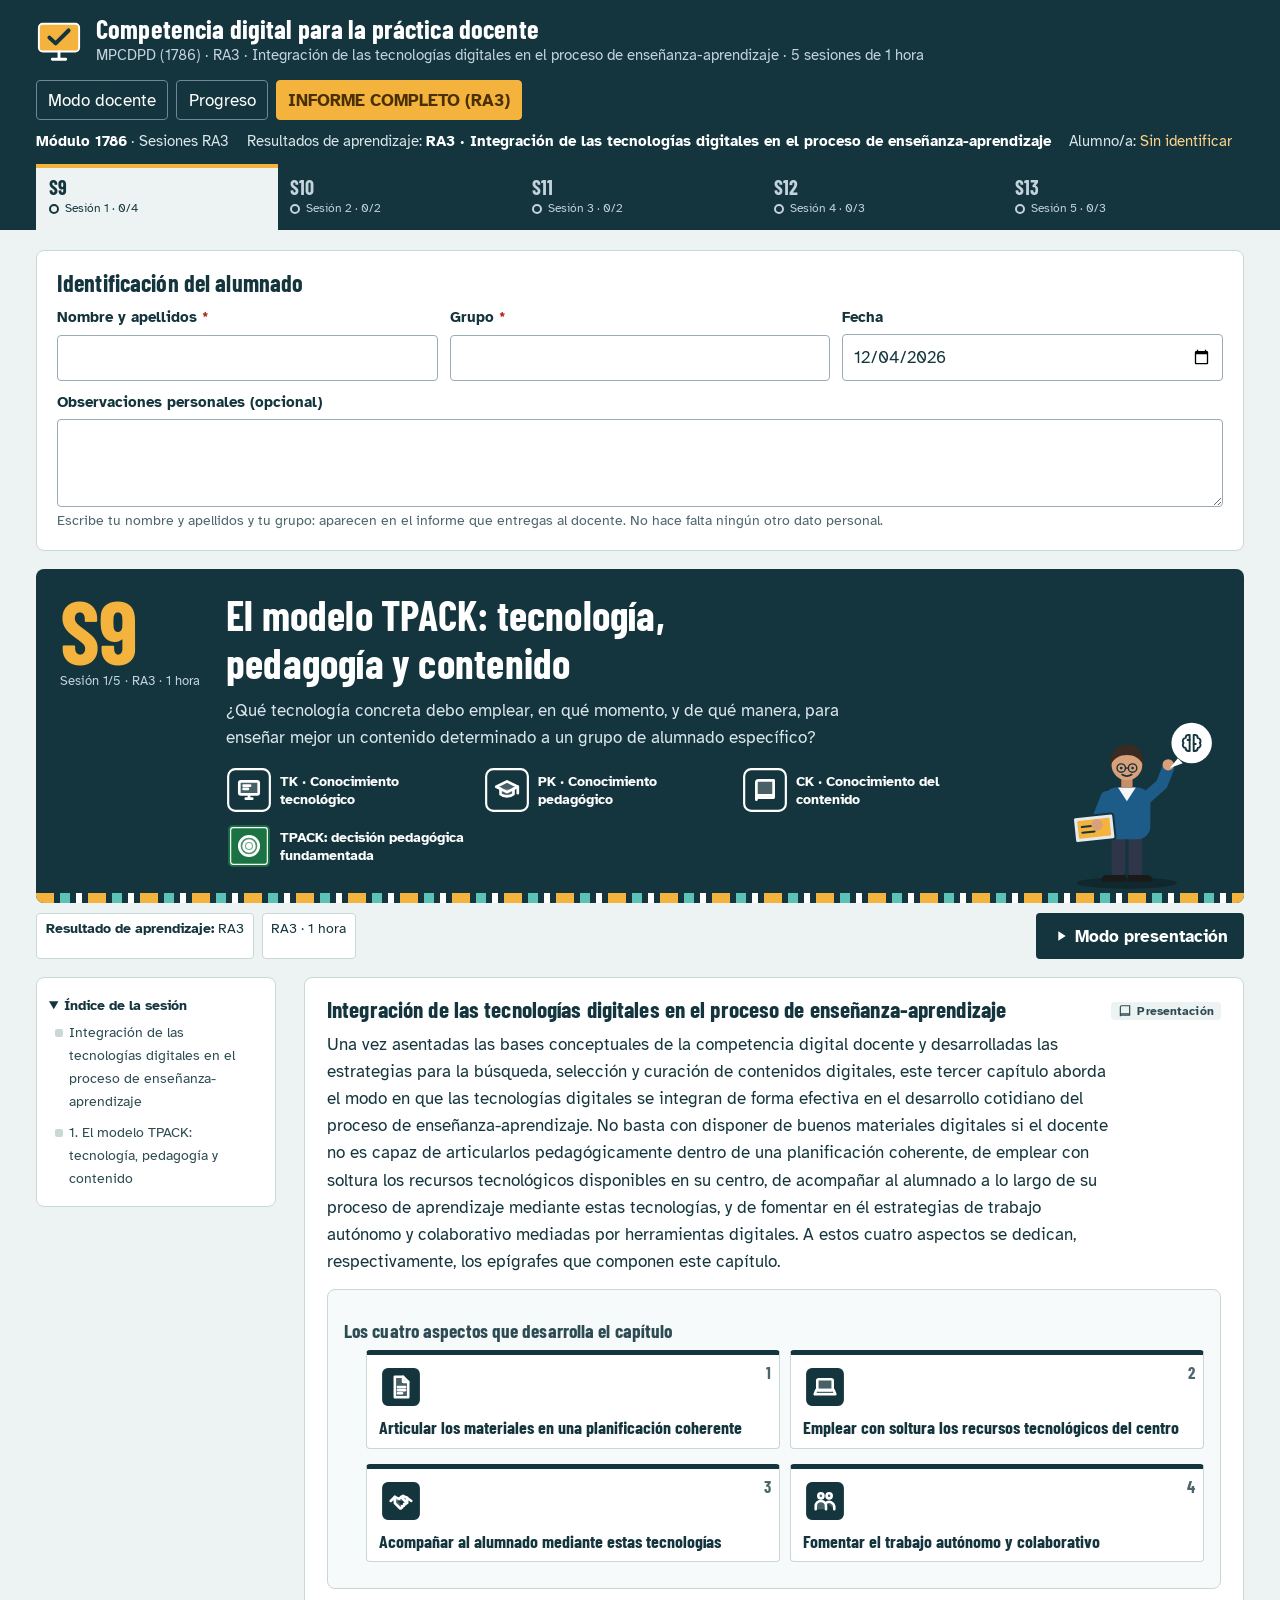
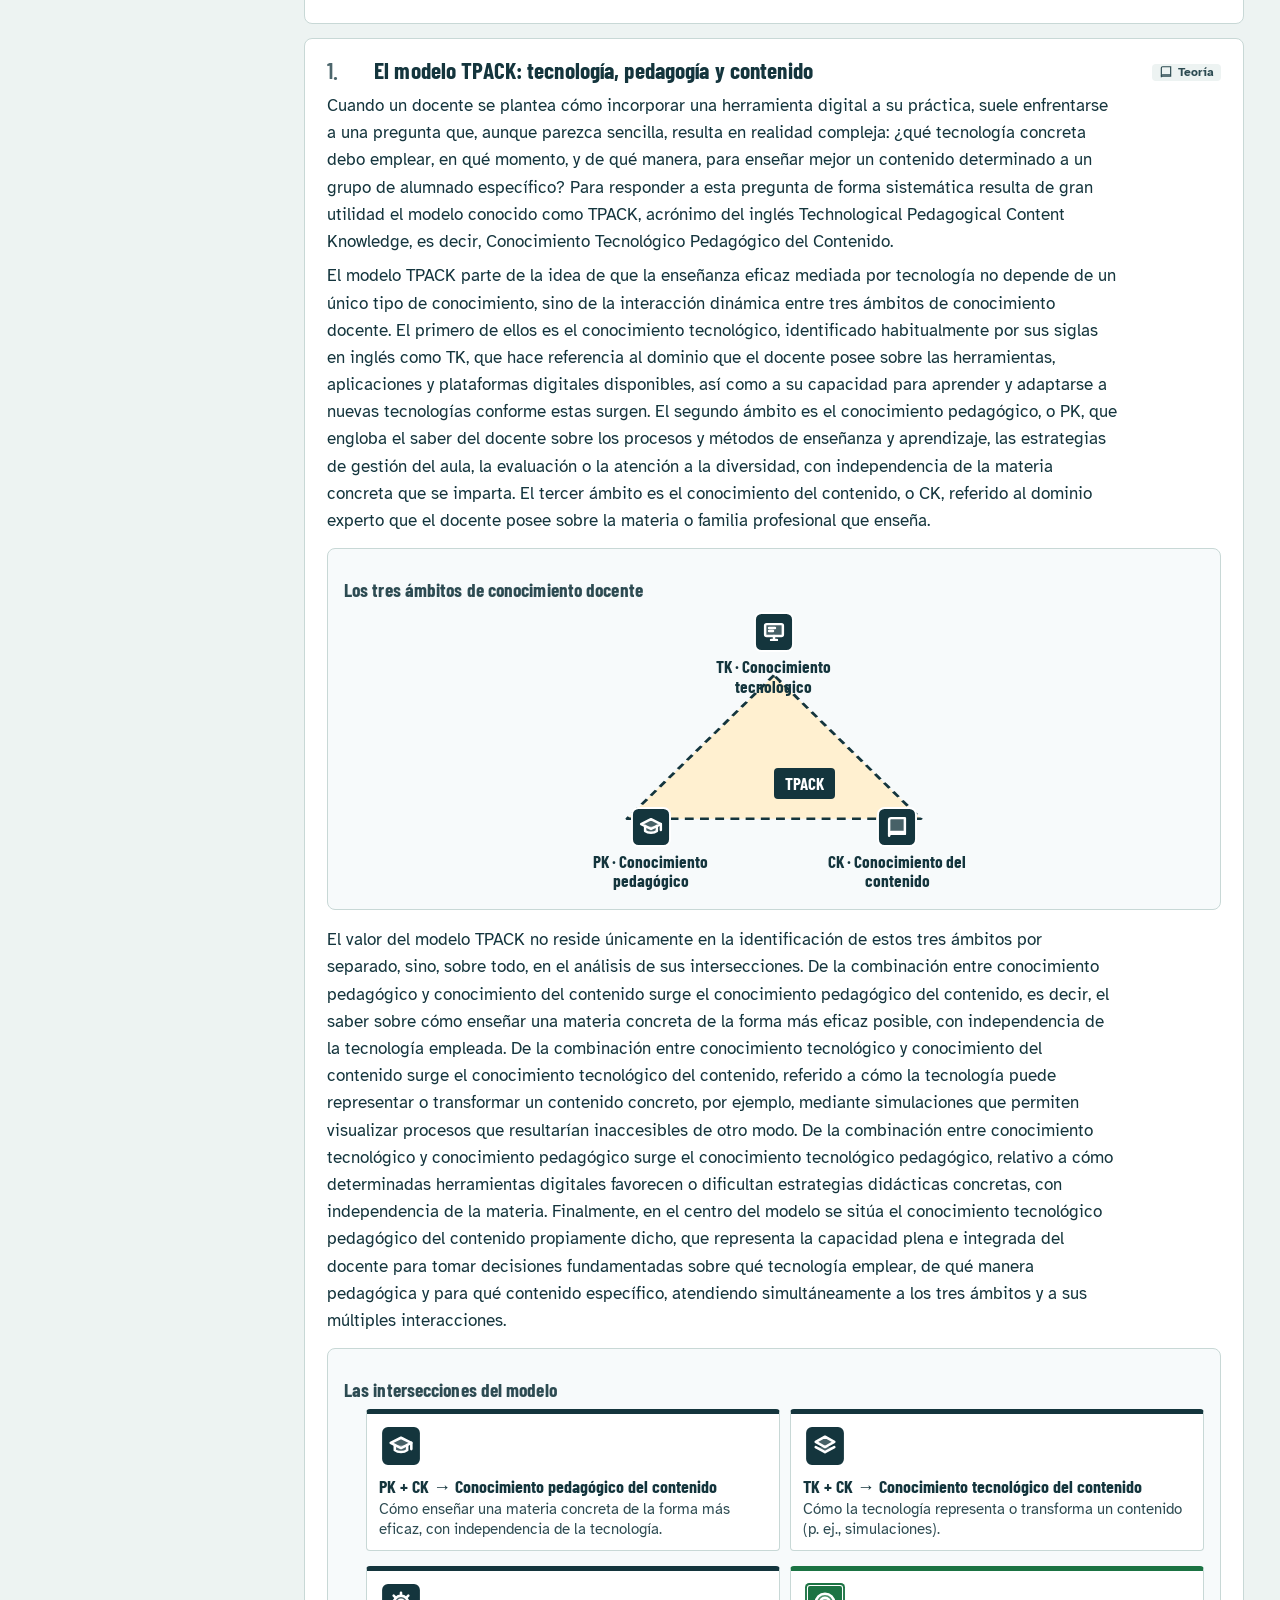
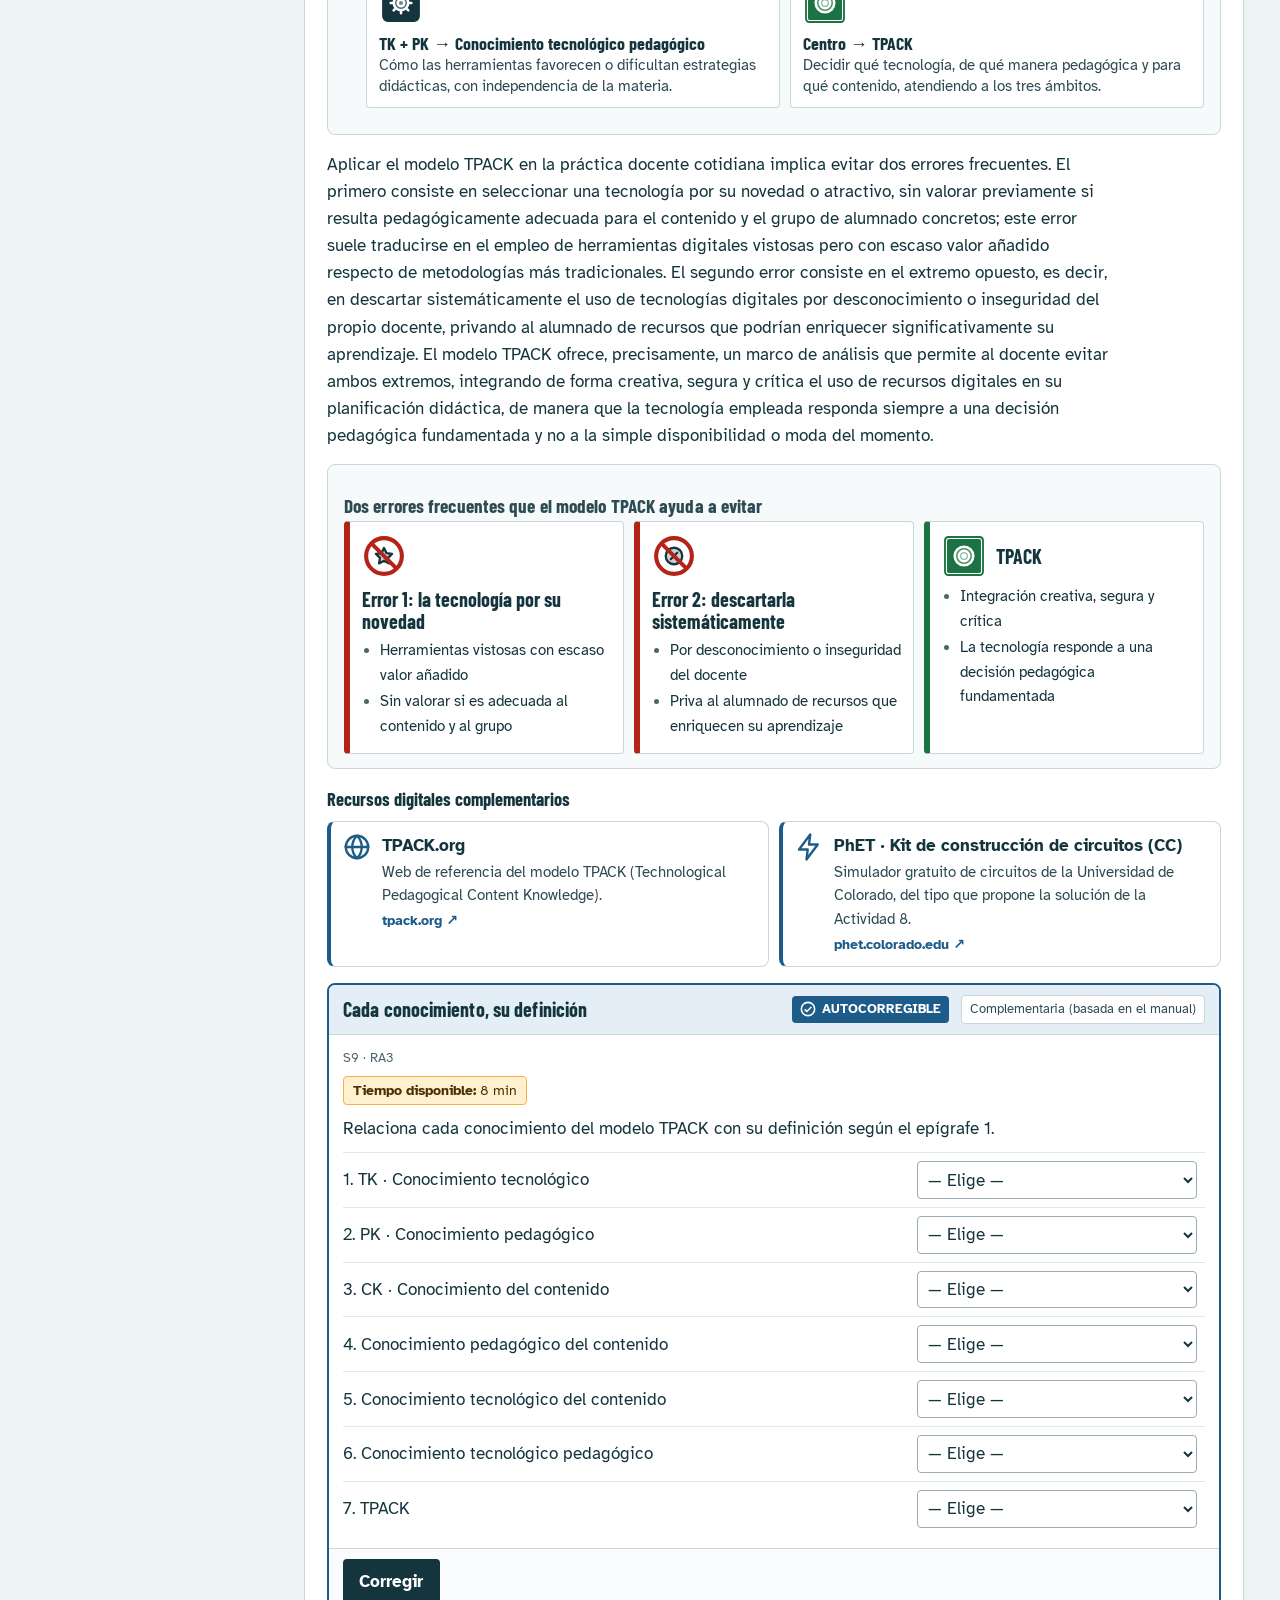
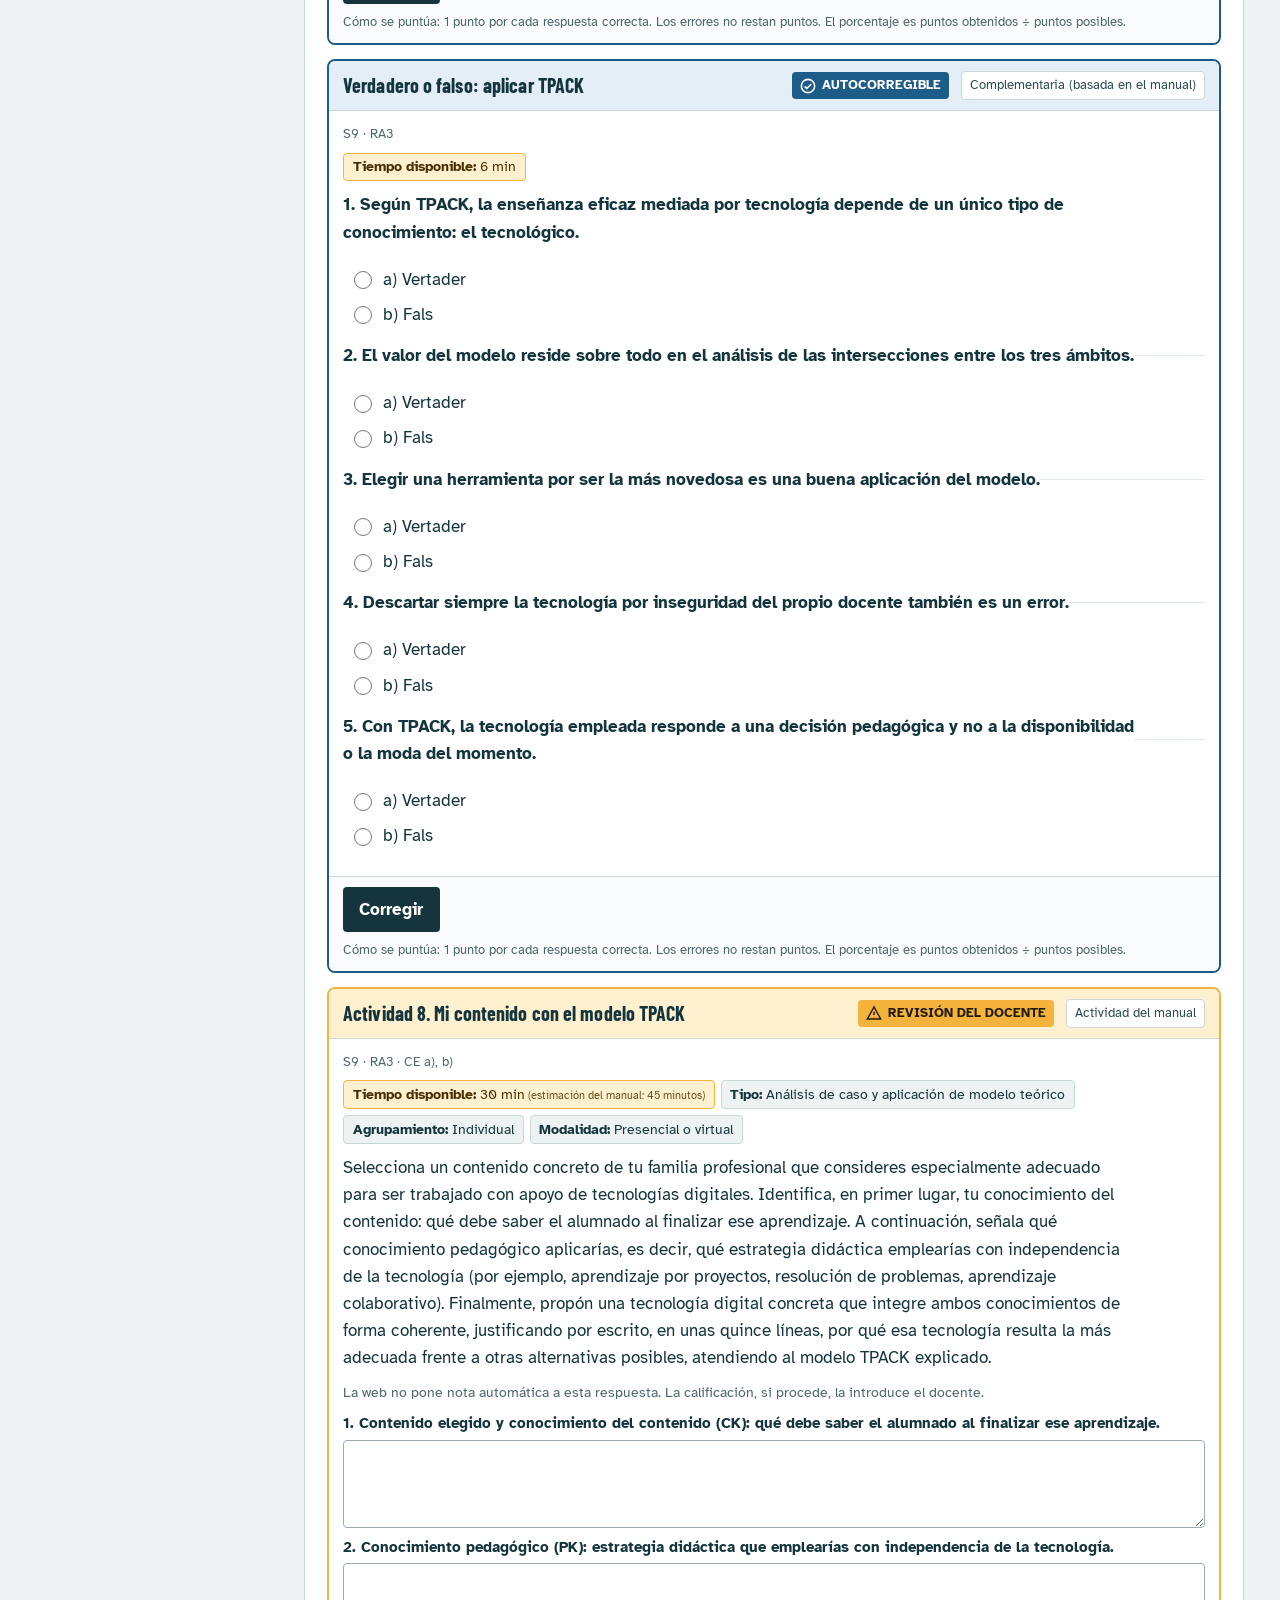
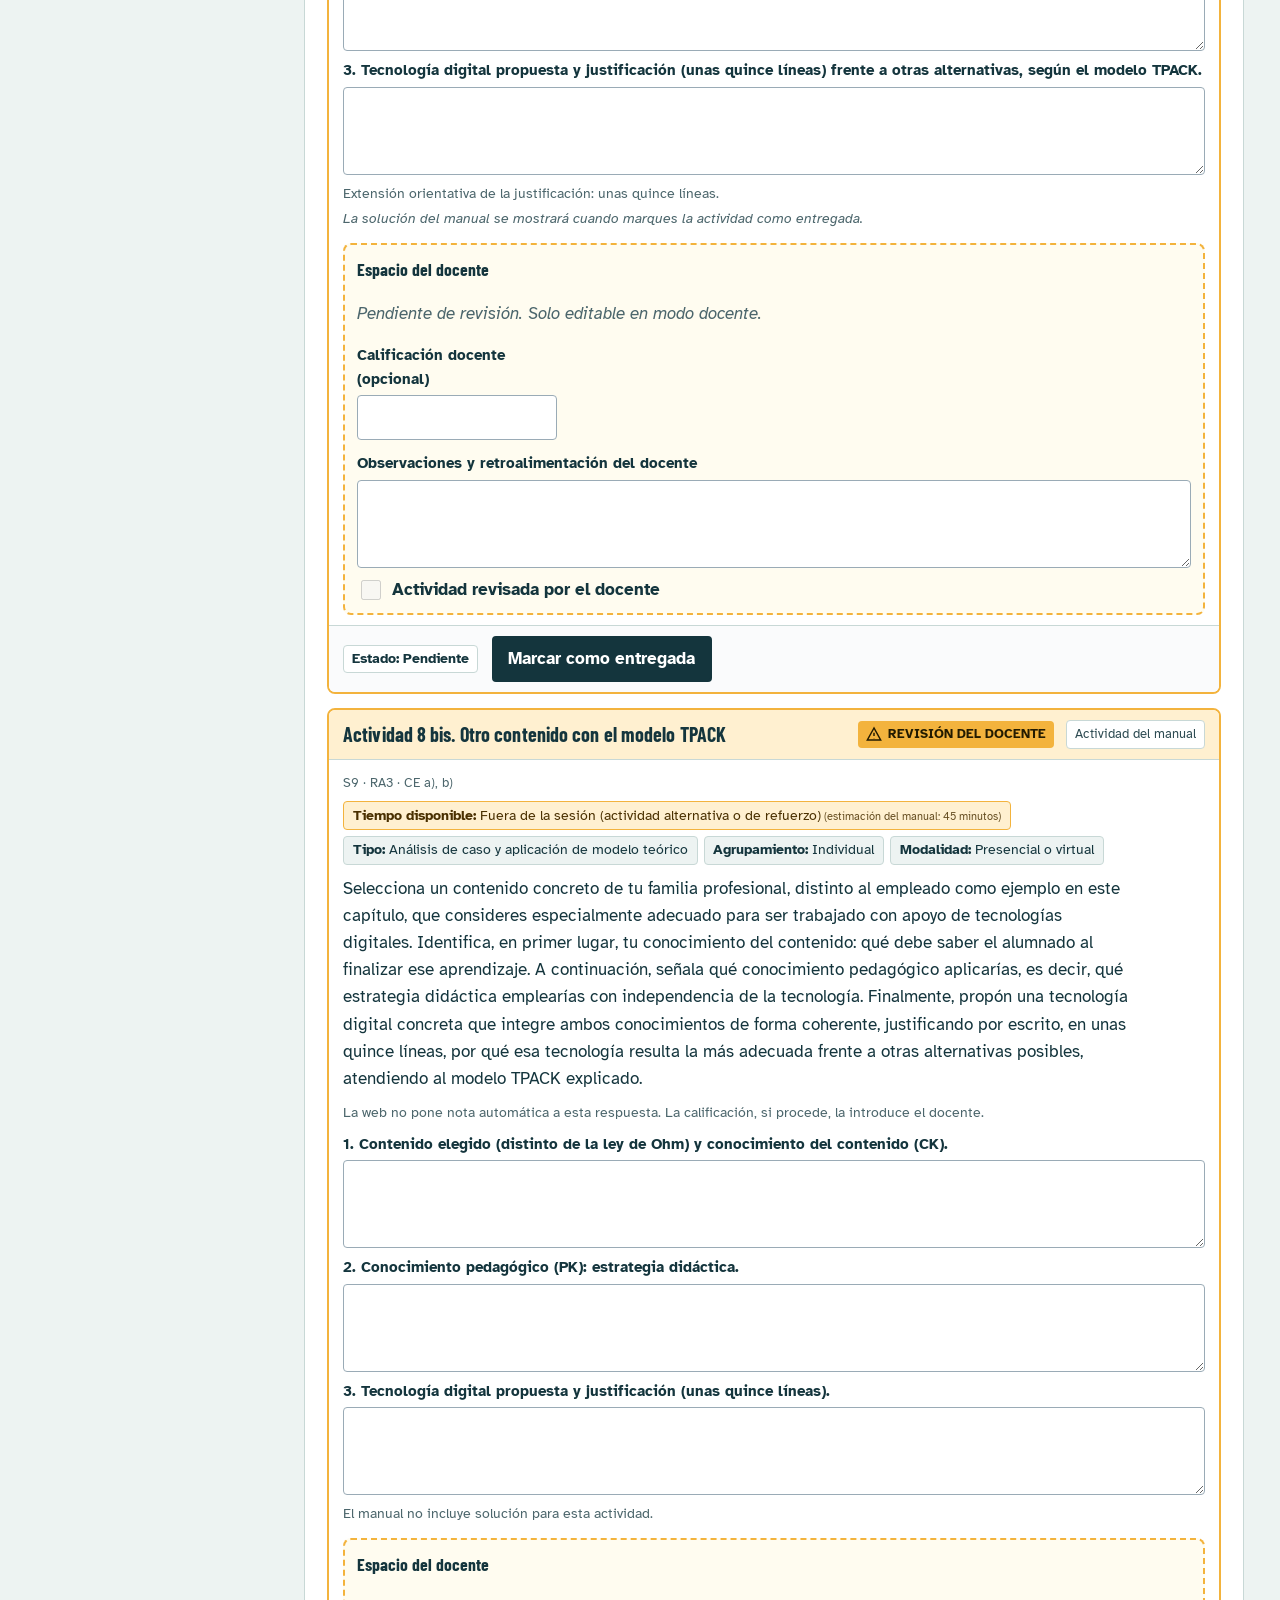
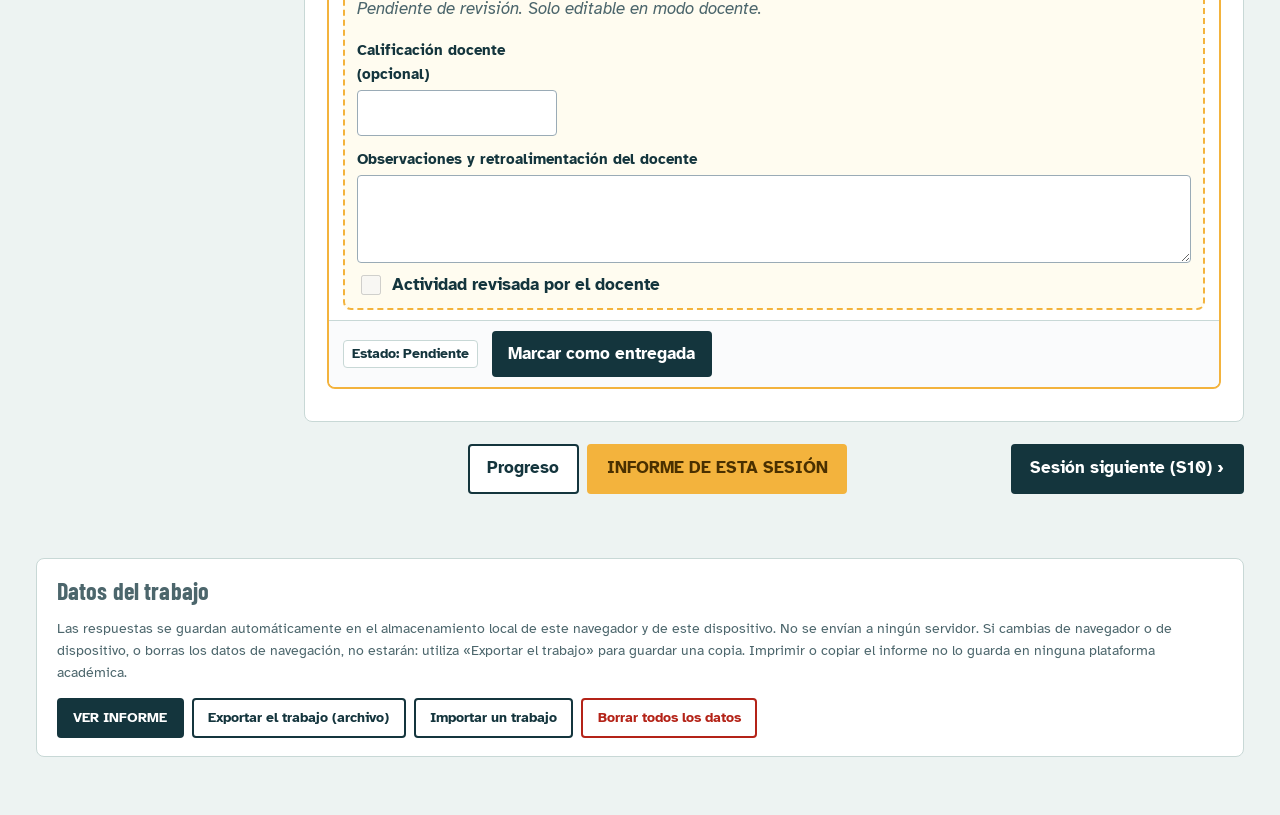
<file: public/assets/aistudio/CDPD_RA3_3fb44485.html>
<!doctype html>
<html lang="es">
<head>
<meta charset="utf-8">
<meta name="viewport" content="width=device-width, initial-scale=1">
<title>CDPD RA3 · RA3</title>
<link rel="preconnect" href="https://fonts.googleapis.com">
<link rel="preconnect" href="https://fonts.gstatic.com" crossorigin>
<link href="https://fonts.googleapis.com/css2?family=Atkinson+Hyperlegible:ital,wght@0,400;0,700;1,400&family=Barlow+Condensed:wght@500;600;700&display=swap" rel="stylesheet">
<style>
/* ds-allow-hardcode:start — full autònom: sense sistema de disseny extern; colors tokenitzats a :root */
:root{
  --ink:#10293a; --ink-2:#2c4556; --muted:#516776; --paper:#eef2f4; --surface:#ffffff; --line:#cfd9df; --line-2:#e3e9ec;
  --blue:#1d5aa0; --blue-bg:#e7eff9; --blue-ink:#123f73;
  --yellow:#f0c000; --yellow-bg:#fff5c7; --yellow-ink:#4a3a00;
  --green:#1b7343; --green-bg:#e3f3e9; --green-ink:#0f4d2b;
  --red:#b42318; --red-bg:#fdecea; --red-ink:#7a1710;
  --focus:#ff8a00;
  --f-body:"Atkinson Hyperlegible", "Segoe UI", system-ui, -apple-system, sans-serif;
  --f-head:"Barlow Condensed", "Avenir Next Condensed", "Arial Narrow", "Segoe UI", sans-serif;
  --r-s:4px; --r-m:8px;
  --measure:72ch;
}
*{box-sizing:border-box}
html{-webkit-text-size-adjust:100%}
body{margin:0;background:var(--paper);color:var(--ink);font:400 1.0625rem/1.6 var(--f-body)}
h1,h2,h3,h4{font-family:var(--f-head);line-height:1.15;margin:0;letter-spacing:.005em}
button,input,select,textarea{font:inherit;color:inherit}
a{color:var(--blue)}
:focus-visible{outline:3px solid var(--focus);outline-offset:2px}
.skip{position:absolute;left:-999px;top:0;background:var(--ink);color:#fff;padding:.5rem 1rem;z-index:99}
.skip:focus{left:8px;top:8px}
.vh{position:absolute!important;width:1px;height:1px;overflow:hidden;clip:rect(0 0 0 0);white-space:nowrap}

/* ---------- capçalera ---------- */
.top{background:var(--ink);color:#fff}
.top-in{max-width:1240px;margin:0 auto;padding:14px 16px 0;display:grid;gap:10px}
.top-row{display:flex;flex-wrap:wrap;align-items:flex-end;justify-content:space-between;gap:12px}
.brand{display:flex;gap:14px;align-items:center;min-width:0}
.brand-mark{flex:none;width:46px;height:46px}
.brand h1{font-size:1.65rem;font-weight:700}
.brand p{margin:0;color:#c3d3dc;font-size:.92rem}
.tools{display:flex;flex-wrap:wrap;gap:8px;align-items:center}
.seg{display:inline-flex;border:1px solid #6d8796;border-radius:var(--r-s);overflow:hidden}
.seg button{background:transparent;border:0;color:#fff;padding:.35rem .7rem;cursor:pointer;font-weight:700}
.seg button[aria-pressed="true"]{background:#fff;color:var(--ink)}
.tbtn{background:transparent;border:1px solid #6d8796;color:#fff;border-radius:var(--r-s);padding:.35rem .7rem;cursor:pointer}
.tbtn:hover{border-color:#fff}
.tbtn.on{background:var(--yellow);color:var(--yellow-ink);border-color:var(--yellow);font-weight:700}
.daybar{display:flex;flex-wrap:wrap;gap:6px 18px;font-size:.92rem;color:#dbe6ec}
.daybar strong{color:#fff}
.student-chip{color:#fff;font-weight:700}
.student-chip.empty{color:#ffd48a;font-weight:400}

/* ruta de sessions */
.route{position:relative;display:flex;gap:0;overflow-x:auto;margin:0 -16px;padding:0 16px;scrollbar-width:thin}
.route button{flex:1 0 auto;min-width:118px;background:transparent;border:0;border-top:4px solid transparent;color:#c3d3dc;
  padding:.55rem .8rem .7rem;text-align:left;cursor:pointer;display:grid;gap:2px}
.route button:hover{color:#fff}
.route button[aria-selected="true"]{background:var(--paper);color:var(--ink);border-top-color:var(--yellow)}
.route .rid{font-family:var(--f-head);font-weight:700;font-size:1.25rem;line-height:1}
.route .rmeta{font-size:.78rem;display:flex;gap:6px;align-items:center}
.dotp{display:inline-block;width:10px;height:10px;border-radius:50%;border:2px solid currentColor}
.dotp.part{background:linear-gradient(90deg,currentColor 50%,transparent 50%)}
.dotp.full{background:currentColor}

/* ---------- disposició ---------- */
.wrap{max-width:1240px;margin:0 auto;padding:20px 16px 64px}
.grid{display:grid;grid-template-columns:240px minmax(0,1fr);gap:28px;align-items:start}
.grid > *,.top-in > *{min-width:0}
@media (max-width:900px){.grid{grid-template-columns:1fr}.toc{position:static!important;max-height:none!important}}
.toc{position:sticky;top:12px;max-height:calc(100vh - 24px);overflow:auto;font-size:.9rem;background:var(--surface);border:1px solid var(--line);border-radius:var(--r-m);padding:12px}
.toc h2{font-size:1.05rem;margin-bottom:6px}
.toc ol{list-style:none;margin:0;padding:0}
.toc li a{display:flex;gap:6px;padding:4px 6px;border-radius:var(--r-s);text-decoration:none;color:var(--ink-2)}
.toc li a:hover{background:var(--paper)}
.toc .tk{flex:none;width:8px;margin-top:8px;height:8px;border-radius:2px;background:var(--line)}
.toc .tk.activity,.toc .tk.selfcheck{background:var(--blue)}
.toc .tk.summary{background:var(--ink)}
.toc details{margin-top:4px}
@media (max-width:900px){.toc details:not([open]) ol{display:none}}

.main{min-width:0}
.panel{background:var(--surface);border:1px solid var(--line);border-radius:var(--r-m);padding:18px 20px;margin-bottom:18px}
.panel h2{font-size:1.5rem;margin-bottom:10px}
.form-grid{display:grid;grid-template-columns:repeat(auto-fit,minmax(200px,1fr));gap:12px}
.field{display:grid;gap:4px}
.field label{font-weight:700;font-size:.92rem}
.field input,.field textarea,.field select{border:1px solid #9aabb6;border-radius:var(--r-s);padding:.5rem .6rem;background:#fff;width:100%}
.field textarea{min-height:5.5rem;resize:vertical}
.hint{color:var(--muted);font-size:.88rem;margin:.2rem 0 0}
.req{color:var(--red)}

/* capçalera de sessió */
.shead{display:grid;gap:10px;margin-bottom:18px}
.shead .kicker{font-family:var(--f-head);font-size:1.15rem;color:var(--muted);font-weight:600}
.shead h2{font-size:clamp(2rem,4.2vw,3rem);font-weight:700;max-width:24ch}
.metas{display:flex;flex-wrap:wrap;gap:8px}
.meta{border:1px solid var(--line);background:var(--surface);border-radius:var(--r-s);padding:.25rem .55rem;font-size:.86rem}
.meta b{font-weight:700}
.meta.warn{border-color:var(--yellow);background:var(--yellow-bg);color:var(--yellow-ink)}

/* seccions de contingut */
.sec{background:var(--surface);border:1px solid var(--line);border-radius:var(--r-m);margin-bottom:14px;padding:18px 22px;scroll-margin-top:12px}
.sec > h3{font-size:1.45rem;display:flex;flex-wrap:wrap;gap:4px 10px;align-items:baseline;margin-bottom:8px}
.sec > h3 .n{color:var(--muted);font-weight:600;min-width:1.6em}
.kindtag{display:inline-flex;align-items:center;gap:5px;font-family:var(--f-body);font-size:.78rem;font-weight:700;padding:.1rem .45rem;border-radius:var(--r-s);
  background:var(--paper);color:var(--ink-2);vertical-align:middle;margin-left:auto;white-space:nowrap}
.kindtag svg{width:14px;height:14px}
.sec.k-example{border-left:6px solid #6b8aa0}
.sec.k-objectives{border-left:6px solid var(--ink)}
.sec.k-summary{background:#f6f9fb;border-left:6px solid var(--ink)}
.sec.k-activity,.sec.k-selfcheck{border-left:6px solid var(--blue)}
.prose{max-width:none}
.prose > p,.prose > h4,.prose > ul:not(.bal),.prose > ol:not(.bal):not(.arrows),.prose > .flow,.prose > .box,.prose > .tablewrap{max-width:var(--measure)}
.prose p{margin:.45rem 0}
.prose h4{font-size:1.2rem;margin:1rem 0 .3rem;color:var(--ink-2)}
.prose ul,.prose ol{margin:.35rem 0 .6rem;padding-left:1.4rem}
.prose li{margin:.15rem 0}
.prose li::marker{color:var(--muted)}
.prose .l2{padding-left:2.6rem}
.prose .l0{padding-left:1.6rem}
.tablewrap{overflow-x:auto;margin:.7rem 0;border:1px solid var(--line);border-radius:var(--r-s)}
table{border-collapse:collapse;width:100%;font-size:.95rem}
th,td{padding:.45rem .6rem;border-bottom:1px solid var(--line-2);text-align:left;vertical-align:top}
thead th{background:var(--ink);color:#fff;font-weight:700}
tbody tr:nth-child(even) td{background:#f7f9fa}
.flow{display:grid;justify-items:start;gap:0;margin:.8rem 0;padding:.2rem 0}
.flow .st{border:2px solid var(--ink);border-radius:var(--r-s);padding:.3rem .7rem;font-weight:700;background:#fff;max-width:var(--measure)}
.flow .ar{width:2px;height:14px;background:var(--ink);margin-left:22px;position:relative}
.flow .ar::after{content:"";position:absolute;bottom:-5px;left:-4px;border:5px solid transparent;border-top-color:var(--ink);border-bottom:0}
.flow .tx{padding:.15rem 0 .15rem .3rem;color:var(--ink-2)}
details.assess{margin-top:.4rem}
details.assess > summary{cursor:pointer;font-weight:700;color:var(--ink-2)}
.srcnote{font-size:.82rem;color:var(--muted);margin-top:.6rem}

/* vídeos */
.video{display:grid;grid-template-columns:auto 1fr;gap:12px;border:1px dashed #8aa0ad;border-radius:var(--r-m);padding:12px 14px;margin:12px 0;background:#f8fafb}
.video .vi{width:40px;height:40px;border-radius:var(--r-s);background:var(--ink);color:#fff;display:grid;place-items:center}
.video h4{font-size:1.15rem;margin-bottom:2px}
.video .vm{font-size:.86rem;color:var(--muted)}
.video .ver{font-weight:700;font-size:.8rem;padding:.05rem .35rem;border-radius:var(--r-s)}
.video .ver.ok{background:var(--green-bg);color:var(--green-ink)}
.video .ver.no{background:var(--yellow-bg);color:var(--yellow-ink)}

/* ---------- activitats ---------- */
.act{border:2px solid var(--line);border-radius:var(--r-m);margin:14px 0;background:#fff;overflow:hidden}
.act-h{display:flex;flex-wrap:wrap;gap:6px 12px;align-items:center;padding:10px 14px;border-bottom:1px solid var(--line)}
.act-h h4{font-size:1.25rem;flex:1 1 260px}
.badge{display:inline-flex;align-items:center;gap:6px;font-weight:700;font-size:.8rem;padding:.2rem .5rem;border-radius:var(--r-s);white-space:nowrap}
.badge svg{width:16px;height:16px;flex:none}
.act.t-auto{border-color:var(--blue)} .act.t-auto .act-h{background:var(--blue-bg)} .b-auto{background:var(--blue);color:#fff}
.act.t-teacher{border-color:var(--yellow)} .act.t-teacher .act-h{background:var(--yellow-bg)} .b-teacher{background:var(--yellow);color:#231b00}
.act.t-class{border-color:var(--green)} .act.t-class .act-h{background:var(--green-bg)} .b-class{background:var(--green);color:#fff}
.b-origin{background:#fff;border:1px solid var(--line);color:var(--ink-2);font-weight:400}
.act-b{padding:12px 14px}
.act-meta{font-size:.84rem;color:var(--muted);margin:0 0 8px}
.instr{margin:0 0 10px;max-width:var(--measure)}
.q{border-top:1px solid var(--line-2);padding:10px 0}
.q:first-of-type{border-top:0}
.q legend,.q .ql{font-weight:700;padding:0;margin-bottom:6px;max-width:var(--measure)}
fieldset.q{border:0;margin:0;min-width:0;border-top:1px solid var(--line-2)}
.opt{display:flex;gap:8px;align-items:flex-start;padding:4px 6px;border-radius:var(--r-s);cursor:pointer;max-width:var(--measure)}
.opt:hover{background:var(--paper)}
.opt input{margin-top:.35rem;width:18px;height:18px;flex:none}
.opt.is-right{background:var(--green-bg)}
.opt.is-wrong{background:var(--red-bg)}
.fb{margin-top:6px;padding:6px 10px;border-radius:var(--r-s);font-size:.95rem;display:flex;gap:8px;align-items:flex-start}
.fb svg{width:18px;height:18px;flex:none;margin-top:3px}
.fb.ok{background:var(--green-bg);color:var(--green-ink)}
.fb.ko{background:var(--red-bg);color:var(--red-ink)}
.row-sel{display:grid;grid-template-columns:minmax(0,1fr) minmax(170px,280px) auto;gap:8px;align-items:center;padding:8px 0;border-top:1px solid var(--line-2)}
@media (max-width:620px){.row-sel{grid-template-columns:1fr}}
.row-sel select{border:1px solid #9aabb6;border-radius:var(--r-s);padding:.4rem;background:#fff;width:100%}
.mark{font-weight:700;font-size:.85rem;display:inline-flex;gap:4px;align-items:center}
.mark.ok{color:var(--green)} .mark.ko{color:var(--red)}
.mark svg{width:16px;height:16px}
.order li{display:flex;gap:8px;align-items:center;padding:6px 8px;border:1px solid var(--line);border-radius:var(--r-s);margin:6px 0;background:#fff}
.order{list-style:none;padding:0;margin:0;counter-reset:o}
.order li::before{counter-increment:o;content:counter(o);font-family:var(--f-head);font-weight:700;font-size:1.2rem;min-width:1.4em;color:var(--muted)}
.order .ot{flex:1}
.order button{border:1px solid #9aabb6;background:#fff;border-radius:var(--r-s);width:34px;height:34px;cursor:pointer}
.order button:disabled{opacity:.35;cursor:default}
.order li.ok{border-color:var(--green);background:var(--green-bg)}
.order li.ko{border-color:var(--red);background:var(--red-bg)}
.act-f{display:flex;flex-wrap:wrap;gap:8px 14px;align-items:center;padding:10px 14px;border-top:1px solid var(--line);background:#fafbfc}
.btn{border:2px solid var(--ink);background:var(--ink);color:#fff;border-radius:var(--r-s);padding:.45rem .9rem;font-weight:700;cursor:pointer}
.btn:hover{background:var(--ink-2)}
.btn.ghost{background:#fff;color:var(--ink)}
.btn.ghost:hover{background:var(--paper)}
.btn.big{font-size:1.05rem;padding:.6rem 1.1rem}
.btn.warn{background:#fff;border-color:var(--red);color:var(--red)}
.btn:disabled{opacity:.5;cursor:not-allowed}
.score{font-weight:700}
.scorebox{font-size:.92rem;color:var(--ink-2)}
.how{font-size:.82rem;color:var(--muted);width:100%}
.gridin{width:100%;border-collapse:collapse}
.gridin td,.gridin th{border:1px solid var(--line);padding:4px}
.gridin textarea{width:100%;min-height:3.2rem;border:0;resize:vertical;padding:4px}
.status{display:inline-flex;gap:6px;align-items:center;font-weight:700;font-size:.86rem;padding:.15rem .5rem;border-radius:var(--r-s);border:1px solid var(--line)}
.status.pend{background:#fff}
.status.lliu{background:var(--blue-bg);border-color:var(--blue);color:var(--blue-ink)}
.status.rev{background:var(--green-bg);border-color:var(--green);color:var(--green-ink)}
.tbox{margin-top:12px;border:2px dashed var(--yellow);border-radius:var(--r-m);padding:10px 12px;background:#fffcf0}
.tbox h5{margin:0 0 6px;font-family:var(--f-head);font-size:1.1rem}
.tbox .ro{color:var(--muted);font-style:italic}
.tbox .form-grid{grid-template-columns:repeat(auto-fit,minmax(160px,1fr))}
.chk{display:flex;gap:8px;align-items:center;font-weight:700}
.chk input{width:20px;height:20px}

.nav-s{display:flex;justify-content:space-between;gap:12px;flex-wrap:wrap;margin-top:22px}
.final-h{font-size:1.6rem;margin:26px 0 8px}

/* banda del docent */
.tband{background:var(--yellow);color:#231b00;font-weight:700;text-align:center;padding:6px 12px;font-size:.92rem}

/* progrés */
.prog-table td,.prog-table th{white-space:nowrap}
.bar{height:10px;border-radius:5px;background:var(--line-2);overflow:hidden;min-width:90px}
.bar > i{display:block;height:100%;background:var(--blue)}

/* informe */
.overlay{position:fixed;inset:0;background:rgba(10,25,35,.55);z-index:50;display:none;overflow:auto;padding:24px 12px}
.overlay.open{display:block}
.sheet{max-width:900px;margin:0 auto;background:#fff;border-radius:var(--r-m);padding:22px 26px;box-shadow:0 10px 40px rgba(0,0,0,.25)}
.sheet-top{display:flex;flex-wrap:wrap;gap:8px;justify-content:space-between;align-items:center;margin-bottom:12px}
.sheet h2{font-size:1.9rem}
.rep h3{font-size:1.35rem;margin:18px 0 6px;border-bottom:2px solid var(--ink);padding-bottom:3px}
.rep h4{font-size:1.1rem;margin:12px 0 4px}
.rep table{font-size:.88rem}
.rep .src-a{color:var(--blue-ink);font-weight:700}
.rep .src-t{color:#6b5300;font-weight:700}
.rep .ans{white-space:pre-wrap;background:#f6f8f9;border-left:3px solid var(--line);padding:4px 8px;margin:4px 0;font-size:.88rem}
.legend{font-size:.86rem;border:1px solid var(--line);padding:6px 10px;border-radius:var(--r-s);background:#f8fafb}
#copyfallback{width:100%;min-height:240px;font:400 .85rem/1.4 ui-monospace,Menlo,monospace;margin-top:10px;display:none}

#toast{position:fixed;left:50%;bottom:18px;transform:translateX(-50%);background:var(--ink);color:#fff;padding:.6rem 1rem;border-radius:var(--r-s);opacity:0;pointer-events:none;transition:opacity .2s;z-index:80;max-width:92vw}
#toast.show{opacity:1}
.foot{max-width:1240px;margin:0 auto;padding:0 16px 40px;color:var(--muted);font-size:.86rem}
@media (prefers-reduced-motion:reduce){*{transition:none!important;animation:none!important;scroll-behavior:auto!important}}

@media print{
  body{background:#fff;font-size:10.5pt}
  body.print-report .top,body.print-report .wrap,body.print-report .foot,body.print-report .tband,body.print-report .sheet-top,body.print-report #toast{display:none!important}
  body.print-report .overlay{position:static;display:block;background:none;padding:0}
  body.print-report .sheet{box-shadow:none;padding:0;max-width:none}
  .rep h3{break-after:avoid}
  .rep tr{break-inside:avoid}
  a{color:inherit;text-decoration:none}
}

/* ---------- portada de bloc (placa de senyalització) ---------- */
.cover{position:relative;display:grid;grid-template-columns:auto minmax(0,1fr) auto;gap:8px 26px;background:var(--ink);color:#fff;border-radius:var(--r-m);
  padding:22px 24px 34px;overflow:hidden}
.cover::after{content:"";position:absolute;left:0;right:0;bottom:0;height:12px;
  background:repeating-linear-gradient(-45deg,var(--yellow) 0 14px,var(--ink) 14px 28px)}
.cv-id{display:grid;align-content:start;gap:2px}
.cv-code{font-family:var(--f-head);font-weight:700;font-size:clamp(3.4rem,8vw,5.6rem);line-height:.86;color:var(--yellow);letter-spacing:-.01em}
.cv-sub{font-size:.84rem;color:#c3d3dc;white-space:nowrap}
.cv-main{min-width:0;display:grid;gap:10px;align-content:start}
.cover h2{font-size:clamp(1.7rem,3.6vw,2.6rem);font-weight:700;max-width:28ch;color:#fff}
.cv-lead{margin:0;color:#dbe6ec;max-width:60ch}
.cv-signs{list-style:none;margin:6px 0 0;padding:0;display:flex;flex-wrap:wrap;gap:10px 18px}
.cv-signs li{display:flex;align-items:center;gap:8px;font-size:.9rem;font-weight:700;color:#fff;max-width:15rem;line-height:1.25}
.cv-signs .sign{width:46px;height:46px}
.cv-art{width:170px;align-self:end;margin:-6px 0 -22px;line-height:0}
.cv-art svg{width:100%;height:auto}
.anim .cover:not(.in) .cv-art{opacity:0}
.anim .cover.in .cv-art{animation:rise .7s cubic-bezier(.2,.7,.2,1) both .1s}
@media (max-width:980px){.cv-art{width:130px}}
@media (max-width:760px){.cv-art{display:none}}
@media (max-width:620px){.cover{grid-template-columns:1fr;padding:18px 16px 30px}.cv-sub{white-space:normal}}
.pres-btn{display:inline-flex;align-items:center;gap:6px;margin-left:auto}
.pres-btn svg{width:16px;height:16px}

/* senyals */
.sign{display:inline-block;flex:none;width:44px;height:44px;line-height:0}
.sign svg{width:100%;height:100%;overflow:visible}

/* ---------- infografies ---------- */
.viz{margin:14px 0 16px;padding:14px 16px;border:1px solid var(--line);border-radius:var(--r-m);background:#f7fafb}
.viz-t{font-size:1.15rem;margin:0 0 10px;color:var(--ink)}
.viz figcaption{font-size:.84rem;color:var(--muted);margin-top:8px}
.ct{display:grid;gap:2px;min-width:0}
.ct strong{font-family:var(--f-head);font-size:1.12rem;line-height:1.15;font-weight:700}
.ct span{font-size:.92rem;color:var(--ink-2);line-height:1.4}
.num{flex:none;display:grid;place-items:center;width:38px;height:38px;border-radius:50%;background:var(--ink);color:#fff;font-family:var(--f-head);font-weight:700;font-size:1.2rem}

/* cadena de procés */
.chain{list-style:none;margin:0;padding:0;display:grid;grid-auto-flow:column;grid-auto-columns:minmax(0,1fr);gap:0}
.chain li{position:relative;display:grid;justify-items:center;text-align:center;gap:8px;padding:4px 14px}
.chain li + li::before{content:"";position:absolute;left:-9px;top:20px;width:18px;height:3px;background:var(--ink)}
.chain li + li::after{content:"";position:absolute;left:5px;top:15px;border:6.5px solid transparent;border-left:8px solid var(--ink)}
.chain .ct{justify-items:center}
@media (max-width:760px){
  .chain{grid-auto-flow:row}
  .chain li{grid-template-columns:auto 1fr;justify-items:start;text-align:left;padding:8px 0 8px 0}
  .chain .ct{justify-items:start}
  .chain li + li::before{left:21px;top:-6px;width:3px;height:12px}
  .chain li + li::after{left:16px;top:2px;border:6.5px solid transparent;border-top:8px solid var(--ink);border-bottom:0}
}
/* passos verticals */
.steps{list-style:none;margin:0;padding:0;display:grid;gap:0}
.steps li{display:grid;grid-template-columns:auto 1fr;gap:12px;align-items:start;padding:8px 0;position:relative}
.steps li + li::before{content:"";position:absolute;left:20px;top:-10px;height:18px;width:3px;background:var(--line)}

/* targetes */
.cards{list-style:none;margin:0;padding:0;display:grid;grid-template-columns:repeat(auto-fit,minmax(190px,1fr));gap:10px}
.cards.c2{grid-template-columns:repeat(auto-fit,minmax(260px,1fr))}
.cards.c4{grid-template-columns:repeat(auto-fit,minmax(150px,1fr))}
.card .cn{position:absolute;top:4px;right:8px;font-family:var(--f-head);font-weight:700;font-size:1.05rem;color:var(--muted)}
.card{position:relative;display:flex;gap:10px;align-items:flex-start;background:#fff;border:1px solid var(--line);border-top:5px solid var(--ink);border-radius:var(--r-s);padding:10px 12px}
.card.s-ghs{border-top-color:var(--red)} .card.s-warn{border-top-color:var(--yellow)} .card.s-must{border-top-color:var(--blue)} .card.s-ban,.card.s-fire{border-top-color:var(--red)} .card.s-safe{border-top-color:var(--green)}

/* comparació */
.compare{display:grid;gap:10px;align-items:stretch}
.compare.n2{grid-template-columns:minmax(0,1fr) auto minmax(0,1fr)}
.compare.n3{grid-template-columns:repeat(3,minmax(0,1fr))}
.compare.n4{grid-template-columns:repeat(auto-fit,minmax(180px,1fr))}
.compare.n5{grid-template-columns:repeat(auto-fit,minmax(150px,1fr))}
.compare.n2:not(:has(.vs)){grid-template-columns:repeat(2,minmax(0,1fr))}
.compare .col{background:#fff;border:1px solid var(--line);border-radius:var(--r-s);padding:12px;border-left:6px solid var(--ink)}
.compare .col.s-warn{border-left-color:var(--yellow)} .compare .col.s-must{border-left-color:var(--blue)} .compare .col.s-ban,.compare .col.s-fire{border-left-color:var(--red)} .compare .col.s-safe{border-left-color:var(--green)}
.col-h{display:flex;gap:10px;align-items:center;margin-bottom:6px}
.col-h strong{font-family:var(--f-head);font-size:1.25rem;line-height:1.1}
.col p{margin:.2rem 0 .4rem;font-size:.95rem}
.col ul{margin:0;padding-left:1.1rem;font-size:.95rem}
.vs{align-self:center;font-family:var(--f-head);font-weight:700;font-size:1.3rem;color:var(--muted)}
@media (max-width:760px){.compare.n2,.compare.n3,.compare.n2:not(:has(.vs)){grid-template-columns:1fr}.vs{justify-self:center}}

/* piràmide (jerarquia) */
.pyr ol{list-style:none;margin:0 auto;padding:0;display:grid;gap:5px;justify-items:center}
.pyr li{width:var(--w);min-width:min(100%,250px)}
.pyr .lvl{display:flex;gap:10px;align-items:center;justify-content:center;flex-wrap:wrap;text-align:center;padding:9px 14px;color:#fff;
  background:color-mix(in srgb,var(--green) calc(100% - var(--k) * 18%),var(--ink));clip-path:polygon(0 0,100% 0,97% 100%,3% 100%)}
.pyr .lvl strong{font-family:var(--f-head);font-size:1.15rem}
.pyr .lvl span{font-size:.88rem;opacity:.95}
.pyr .pi{width:22px;height:22px;display:inline-block}
.pyr .pi svg{width:100%;height:100%}
.axis{display:flex;justify-content:space-between;font-size:.84rem;color:var(--muted);margin:8px 0 0;font-weight:700}
.axis span:first-child::before{content:"▲ "}
.axis span:last-child::after{content:" ▼"}

/* cicle */
.cycle{list-style:none;margin:0 auto;padding:0;position:relative;width:min(100%,460px);aspect-ratio:1}
.cycle.n3{width:min(100%,400px)}
.cycle::before{content:"";position:absolute;inset:12%;border:3px dashed var(--line);border-radius:50%}
.cycle li{position:absolute;left:var(--x);top:var(--y);transform:translate(-50%,-50%);width:34%;display:grid;justify-items:center;text-align:center;gap:4px;
  background:#f7fafb;padding:4px}
.cycle li strong{font-family:var(--f-head);font-size:1.08rem;line-height:1.1}
.cycle li span{font-size:.84rem;line-height:1.3;color:var(--ink-2)}
.cycle .hub{left:50%;top:50%;width:30%;background:var(--ink);color:#fff;border-radius:50%;aspect-ratio:1;place-content:center;font-family:var(--f-head);font-weight:700;font-size:1.1rem;padding:8px}
@media (max-width:620px){
  .cycle{aspect-ratio:auto;display:grid;gap:8px}
  .cycle::before,.cycle .hub{display:none}
  .cycle li{position:static;transform:none;width:auto;grid-template-columns:auto 1fr;justify-items:start;text-align:left;align-items:center}
  .cycle li span{grid-column:2}
}

/* xifra o definició clau */
.keyf{display:flex;gap:14px;align-items:flex-start}
.keyf .sign{width:56px;height:56px}
.keyf .big{font-family:var(--f-head);font-weight:700;font-size:clamp(1.6rem,3.4vw,2.3rem);line-height:1;margin:0 0 6px}
.keyf blockquote{margin:0;font-size:1.05rem;border-left:4px solid var(--ink);padding:2px 0 2px 12px;max-width:var(--measure)}
.keyf.s-warn blockquote{border-left-color:var(--yellow)} .keyf.s-must blockquote{border-left-color:var(--blue)} .keyf.s-ban blockquote,.keyf.s-fire blockquote{border-left-color:var(--red)} .keyf.s-safe blockquote{border-left-color:var(--green)}
.keyf .src{font-size:.84rem;color:var(--muted);margin:6px 0 0}

/* barres */
.bars{list-style:none;margin:0;padding:0;display:grid;gap:8px}
.bars li{display:grid;grid-template-columns:minmax(120px,32%) 1fr;gap:10px;align-items:center}
.bl{font-weight:700;font-size:.93rem}
.bt{position:relative;display:flex;flex-wrap:wrap;align-items:center;gap:4px 8px;min-width:0}
.bt i{flex:none}
.bt i{display:block;height:22px;width:calc(var(--v) * .62);border-radius:0 var(--r-s) var(--r-s) 0;background:var(--ink)}
.bt i.s-warn{background:var(--yellow)} .bt i.s-must{background:var(--blue)} .bt i.s-ban,.bt i.s-fire{background:var(--red)} .bt i.s-safe{background:var(--green)}
.bt b{font-size:.9rem;min-width:0;line-height:1.25}
@media (max-width:620px){.bars li{grid-template-columns:1fr}}

/* matriu */
.mtx th[scope=row]{background:#f2f5f7}
.mtx td{text-align:center;font-weight:700}
.mtx .lv1{background:#dff1e5!important;color:var(--green-ink)}
.mtx .lv2{background:#eef7d9!important;color:#3d5110}
.mtx .lv3{background:var(--yellow-bg)!important;color:var(--yellow-ink)}
.mtx .lv4{background:#ffe1c2!important;color:#6b3300}
.mtx .lv5{background:#f9d0cc!important;color:var(--red-ink)}

/* termes del manual */
.terms{list-style:none;margin:.6rem 0;padding:0;display:grid;grid-template-columns:repeat(auto-fit,minmax(220px,1fr));gap:8px;max-width:none}
.terms li{margin:0;background:#fff;border:1px solid var(--line);border-left:5px solid var(--blue);border-radius:var(--r-s);padding:8px 12px;display:grid;gap:2px}
.terms strong{font-family:var(--f-head);font-size:1.12rem;line-height:1.15}
.terms span{font-size:.95rem}

details.fulltext{margin-top:6px;border:1px solid var(--line);border-radius:var(--r-s);background:#fff}
details.fulltext > summary{cursor:pointer;font-weight:700;color:var(--ink-2);padding:8px 12px;display:flex;gap:8px;align-items:center}
details.fulltext > summary svg{width:18px;height:18px;flex:none}
details.fulltext[open] > summary{border-bottom:1px solid var(--line-2)}
details.fulltext > .prose{padding:4px 14px 8px}
/* frases «A → B → C» del manual */
.prose ol.arrows,ol.arrows{list-style:none;margin:.7rem 0;padding:0;display:flex;flex-wrap:wrap;align-items:center;gap:6px 0}
ol.arrows li{margin:0;background:var(--ink);color:#fff;font-weight:700;font-size:.95rem;padding:.35rem .7rem;border-radius:var(--r-s);position:relative}
ol.arrows li + li{margin-left:22px}
ol.arrows li + li::before{content:"";position:absolute;left:-17px;top:50%;margin-top:-6px;border:6px solid transparent;border-left:9px solid var(--ink)}
.anim ol.arrows:not(.in) li{opacity:0}
.anim ol.arrows.in li{animation:rise .45s ease-out both;animation-delay:calc(var(--d,0) * 110ms)}
/* procés del manual (diagrames ↓) */
.flow .st{position:relative}

/* ---------- animació d'entrada (un sol cop) ---------- */
@keyframes rise{from{opacity:0;transform:translateY(10px)}to{opacity:1;transform:none}}
@keyframes pop{0%{opacity:0;transform:scale(.6)}70%{transform:scale(1.08)}100%{opacity:1;transform:none}}
@keyframes grow{from{width:0}}
.anim .viz:not(.in) li,.anim .viz:not(.in) .col,.anim .viz:not(.in) .keyf,.anim .viz:not(.in) td,
.anim .flow:not(.in) > *,.anim .terms:not(.in) li,.anim .cover:not(.in) .cv-signs li{opacity:0}
.anim .viz.in li,.anim .viz.in .col,.anim .viz.in .keyf,.anim .terms.in li{animation:rise .5s cubic-bezier(.2,.7,.2,1) both;animation-delay:calc(var(--d,0) * 110ms)}
.anim .viz.in td{animation:rise .4s ease-out both;animation-delay:calc(var(--d,0) * 60ms)}
.anim .viz.in .sign{animation:pop .5s cubic-bezier(.2,.7,.2,1) both;animation-delay:calc(var(--d,0) * 110ms + 80ms)}
.anim .viz.in .bt i{animation:grow .9s cubic-bezier(.2,.7,.2,1) both;animation-delay:calc(var(--d,0) * 120ms + 150ms)}
.anim .flow.in > *{animation:rise .45s ease-out both}
.anim .flow.in > :nth-child(2){animation-delay:.12s} .anim .flow.in > :nth-child(3){animation-delay:.24s} .anim .flow.in > :nth-child(4){animation-delay:.36s}
.anim .flow.in > :nth-child(5){animation-delay:.48s} .anim .flow.in > :nth-child(6){animation-delay:.6s} .anim .flow.in > :nth-child(7){animation-delay:.72s}
.anim .flow.in > :nth-child(n+8){animation-delay:.84s}
.anim .cover.in .cv-signs li{animation:pop .55s cubic-bezier(.2,.7,.2,1) both;animation-delay:calc(var(--d,0) * 140ms + 150ms)}


/* ---------- mode presentació ---------- */
body.pres-on{overflow:hidden}
.pres{position:fixed;inset:0;z-index:70;background:var(--paper);display:grid;grid-template-rows:auto auto 1fr auto}
.pres-top{display:flex;gap:12px;justify-content:space-between;align-items:center;background:var(--ink);color:#fff;padding:10px 18px}
.pres-top strong{font-family:var(--f-head);font-size:1.2rem;font-weight:600;overflow:hidden;text-overflow:ellipsis;white-space:nowrap}
.pres-prog{height:5px;background:var(--line-2)} .pres-prog i{display:block;height:100%;background:var(--yellow);transition:width .3s}
.stage{overflow:auto;padding:28px clamp(16px,5vw,64px) 40px;outline:none}
.stage > *{max-width:1080px;margin:0 auto}
.stage .cover{min-height:60vh;align-content:center}
.stage .cover h2{font-size:clamp(2.2rem,5vw,3.6rem)}
.slide-in > h3{font-size:clamp(1.8rem,3.6vw,2.6rem);display:flex;gap:12px;margin-bottom:14px}
.slide-in > h3 .n{color:var(--muted)}
.slide-in .prose{font-size:1.2rem;max-width:none}
.slide-in .prose > p,.slide-in .prose > ul:not(.bal),.slide-in .prose > ol:not(.bal):not(.arrows){max-width:70ch}
.slide-in .viz{background:#fff;padding:18px 20px}
.slide-in .sign{width:62px;height:62px}
.slide-in .ct strong,.slide-in .col-h strong,.slide-in .cycle li strong,.slide-in .terms strong{font-size:1.45rem}
.slide-in .ct span,.slide-in .col ul,.slide-in .col p,.slide-in .terms span,.slide-in .cycle li span{font-size:1.08rem}
.slide-in .viz-t{font-size:1.4rem}
.slide-in .chain li + li::before{top:29px}.slide-in .chain li + li::after{top:24px}
.pres-nav{display:flex;justify-content:space-between;align-items:center;gap:10px;padding:10px 18px;background:#fff;border-top:1px solid var(--line)}
.count{font-family:var(--f-head);font-weight:700;font-size:1.2rem}
.pres:fullscreen{background:var(--paper)}

@media print{
  .anim .viz li,.anim .viz .col,.anim .flow > *,.anim .terms li,.anim .cover .cv-signs li,.anim td,.anim ol.arrows li{opacity:1!important;animation:none!important}
  .pres-btn{display:none}
}

/* ---------- «SmartArt» automàtic sobre el text del manual ---------- */
.prose h4.sub{font-size:1.12rem;margin:1.1rem 0 .35rem;padding-left:10px;border-left:4px solid var(--yellow);color:var(--ink);letter-spacing:.02em}
.box{display:grid;grid-template-columns:auto minmax(0,1fr);gap:12px;margin:.8rem 0;padding:12px 14px;border-radius:var(--r-m);border:1px solid var(--line);background:#f7fafb;max-width:var(--measure)}
.box-i{width:34px;height:34px;border-radius:50%;display:grid;place-items:center;background:var(--ink);color:#fff}
.box-i svg{width:20px;height:20px}
.box-av{width:46px;height:46px;line-height:0}.box-av svg{width:100%;height:100%}
.box-h{margin:0 0 .2rem!important;font-family:var(--f-head);font-weight:700;font-size:1.08rem;letter-spacing:.02em}
.box-b > :first-child{margin-top:0}.box-b > :last-child{margin-bottom:0}
.box.b-example{border-left:6px solid #6b8aa0;background:#f3f6f8}.box.b-example .box-i{background:#6b8aa0}
.box.b-important{border-left:6px solid var(--red);background:var(--red-bg)}.box.b-important .box-i{background:var(--red)}
.box.b-idea{border-left:6px solid var(--yellow);background:var(--yellow-bg)}
.box.b-idea .box-b{position:relative;background:#fff;border-radius:var(--r-m);padding:8px 12px;border:1px solid #ecd98a}
.box.b-idea .box-b::before{content:"";position:absolute;left:-9px;top:12px;border:8px solid transparent;border-right-color:#ecd98a;border-left:0}
.box.b-analogy{border-left:6px solid var(--blue);background:var(--blue-bg)}.box.b-analogy .box-i{background:var(--blue)}
.box.b-measures{border-left:6px solid var(--green);background:var(--green-bg)}.box.b-measures .box-i{background:var(--green)}
.box.inline{align-items:center}
ul.chips{list-style:none;padding:0!important;margin:.5rem 0 .8rem;display:flex;flex-wrap:wrap;gap:6px}
ul.chips li{margin:0;background:#fff;border:1px solid var(--line);border-radius:999px;padding:.25rem .75rem .25rem .6rem;font-size:.95rem;display:inline-flex;gap:6px;align-items:center}
ul.chips li::before{content:"";width:8px;height:8px;border-radius:50%;background:var(--yellow);border:1.5px solid var(--ink);flex:none}
ol.auto-steps{list-style:none;padding:0!important;margin:.6rem 0 .9rem;display:grid;gap:0;counter-reset:none}
ol.auto-steps li{display:grid;grid-template-columns:auto 1fr;gap:10px;align-items:start;margin:0;padding:6px 0;position:relative}
ol.auto-steps li + li::before{content:"";position:absolute;left:14px;top:-8px;height:14px;width:3px;background:var(--line)}
.as-n{width:31px;height:31px;border-radius:50%;background:var(--ink);color:#fff;display:grid;place-items:center;font-family:var(--f-head);font-weight:700}
ol.smart-goals,ul.smart-can{list-style:none;padding:0!important;margin:.6rem 0;display:grid;grid-template-columns:repeat(auto-fit,minmax(230px,1fr));gap:8px;max-width:none}
ol.smart-goals li,ul.smart-can li{margin:0;display:flex;gap:10px;align-items:flex-start;background:#fff;border:1px solid var(--line);border-radius:var(--r-s);padding:9px 11px;font-size:.96rem;line-height:1.4}
.sm-i{flex:none;width:28px;height:28px;border-radius:50%;display:grid;place-items:center;background:var(--blue);color:#fff}
.sm-i svg{width:18px;height:18px}
ul.smart-can .sm-i{background:var(--green);border-radius:6px}
.anim .chips:not(.in) li,.anim .auto-steps:not(.in) li,.anim .smart-goals:not(.in) li,.anim .smart-can:not(.in) li,.anim .box:not(.in){opacity:0}
.anim .chips.in li,.anim .auto-steps.in li,.anim .smart-goals.in li,.anim .smart-can.in li{animation:rise .45s ease-out both;animation-delay:calc(var(--d,0) * 70ms)}
.anim .box.in{animation:rise .5s ease-out both}
@media print{.anim .chips li,.anim .auto-steps li,.anim .smart-goals li,.anim .smart-can li,.anim .box{opacity:1!important;animation:none!important}}

/* ---------- escenes de treball ---------- */
.v-scene{background:#fff}
.scene{position:relative;border-radius:var(--r-m);overflow:hidden;border:1px solid var(--line);max-width:760px}
.scene-art{display:block;line-height:0}.scene-art svg{width:100%;height:auto}
.spot{position:absolute;transform:translate(-15%,-110%);width:30px;height:30px;border-radius:50%;border:2px solid #fff;background:var(--red);color:#fff;
  font-family:var(--f-head);font-weight:700;font-size:1rem;cursor:pointer;box-shadow:0 0 0 0 rgba(180,35,24,.55);animation:pulse 2s infinite}
.spot.on{background:var(--ink);animation:none}
.spot:hover{background:#8f1c13}
@keyframes pulse{0%{box-shadow:0 0 0 0 rgba(180,35,24,.55)}70%{box-shadow:0 0 0 12px rgba(180,35,24,0)}100%{box-shadow:0 0 0 0 rgba(180,35,24,0)}}
.spot-hint{margin:0 0 8px!important}
.spot-list{list-style:none;padding:0;margin:10px 0;display:grid;gap:6px;max-width:760px}
.spot-list li{display:flex;gap:10px;align-items:baseline;background:#f7fafb;border:1px solid var(--line);border-radius:var(--r-s);padding:6px 10px}
.spot-list li b{flex:none;width:24px;height:24px;border-radius:50%;background:var(--ink);color:#fff;display:grid;place-items:center;font-family:var(--f-head)}
.spot-list li.hidden{color:var(--muted);font-style:italic}
@media (max-width:620px){.spot{width:26px;height:26px;font-size:.9rem}}
@media print{.spot{animation:none}}

/* ---------- correccions de maquetació (revisió del docent) ---------- */
.flow .fl-intro{margin:0 0 .5rem;font-weight:400;color:var(--ink-2)}
.flow .st + .st{margin-top:8px}
.cards .card{flex-direction:column;gap:8px}
.ct strong,.col-h strong,.terms strong{overflow-wrap:break-word}
.ct,.card{min-width:0}
ol.smart-goals.sub{margin:-2px 0 6px 36px;grid-template-columns:repeat(auto-fit,minmax(170px,1fr))}
ol.smart-goals.sub li{background:var(--yellow-bg);border-color:#ecd98a;padding:6px 10px}
ol.smart-goals.sub .sm-i{background:var(--yellow);color:var(--ink);width:22px;height:22px}
ol.smart-goals.sub .sm-i svg{width:14px;height:14px}
.prose ol.arrows,ol.arrows{flex-wrap:nowrap;align-items:stretch}
ol.arrows li{flex:1 1 auto;min-width:auto;display:flex;align-items:center;justify-content:center;text-align:center;line-height:1.2;font-size:.88rem;padding:.35rem .55rem;overflow-wrap:normal;hyphens:manual;-webkit-hyphens:manual}
@media (max-width:620px){.prose ol.arrows,ol.arrows{flex-direction:column;align-items:stretch}ol.arrows li + li{margin:18px 0 0}
  ol.arrows li + li::before{left:50%;top:-15px;margin:0 0 0 -6px;border:6px solid transparent;border-top:9px solid var(--ink);border-bottom:0}}
.cycle{margin:34px auto 64px}
.cycle li{width:30%}
.cycle.n3 li,.cycle.n4 li{width:36%}
.tri{position:relative;max-width:440px;height:280px;margin:10px auto 4px}
.tri-art{position:absolute;inset:44px 30px 52px;line-height:0}.tri-art svg{width:100%;height:100%}
.tri-v{position:absolute;display:grid;justify-items:center;gap:4px;text-align:center;width:44%}
.tri-v strong{font-family:var(--f-head);font-size:1.08rem;line-height:1.15}
.tri-v .sign{width:42px;height:42px}
.tri-v.t{left:28%;top:0}
.tri-v.l{left:0;bottom:0}
.tri-v.r{right:0;bottom:0}
.tri-c{position:absolute;left:50%;top:56%;transform:translate(-50%,-50%);background:var(--ink);color:#fff;font-family:var(--f-head);font-weight:700;padding:.35rem .7rem;border-radius:var(--r-s);text-align:center;max-width:42%;line-height:1.15}
.box .tri{margin:12px auto 6px}
.anim .viz:not(.in) .tri-v,.anim .viz:not(.in) .tri-c{opacity:0}
.anim .viz.in .tri-v,.anim .viz.in .tri-c{animation:rise .5s ease-out both}
.anim .viz.in .tri-v.l{animation-delay:.15s}.anim .viz.in .tri-v.r{animation-delay:.3s}.anim .viz.in .tri-c{animation-delay:.45s}
.prose ol.arrows.many,ol.arrows.many{flex-wrap:wrap;align-items:center;gap:8px 0}
ol.arrows.many li{flex:0 1 auto}
.tri-v strong{max-width:100%;overflow-wrap:break-word}
@media (max-width:620px){
  .cycle li,.cycle.n3 li,.cycle.n4 li{width:auto}
  .tri{height:auto;display:grid;gap:8px}.tri-art{display:none}
  .tri-v{position:static;width:auto;grid-template-columns:auto 1fr;justify-items:start;align-items:center;text-align:left}
  .tri-c{position:static;transform:none;max-width:none;justify-self:start}
}
/* files equilibrades (--cols calculat a partir del nombre d'elements) */
.bal{display:grid!important;grid-template-columns:repeat(var(--cols,3),minmax(0,1fr));gap:10px}
ul.chips.bal{gap:6px!important}
ul.chips.bal li{justify-content:flex-start;border-radius:var(--r-m);line-height:1.25}
ul.chips.bal li,.card .ct strong{overflow-wrap:break-word;word-break:normal}
/* mode presentació: tarjetes amb lletra proporcionada */
.slide-in .card .ct strong{font-size:1.18rem}
.slide-in .card .sign{width:50px;height:50px}
.slide-in ul.chips li{font-size:1.02rem}
.cycle.n5 li,.cycle.n6 li{width:27%}
.cycle.n5,.cycle.n6{width:min(100%,520px)}
@media (max-width:620px){.cycle.n5 li,.cycle.n6 li{width:auto}}
.col-h{flex-wrap:wrap}
.compare.n4{grid-template-columns:repeat(auto-fit,minmax(240px,1fr))}
.compare.n4 .col-h strong{font-size:1.1rem}
.slide-in .compare.n4 .col-h strong,.slide-in .compare.n5 .col-h strong{font-size:1.2rem}

/* ---------- tema «digital» (meta.theme = "digital"): competència digital, sense estètica de seguretat industrial ---------- */
:root[data-theme="digital"]{
  --ink:#14353d; --ink-2:#2d4b52; --muted:#4c666c; --paper:#edf3f2; --line:#c8d8d6; --line-2:#dfe9e7;
  --blue:#1d5c88; --blue-bg:#e4eef6; --blue-ink:#143f5d;
  --yellow:#f3b33d; --yellow-bg:#fff0d0; --yellow-ink:#4a3000;
  --teal:#5cc2b5;
}
:root[data-theme="digital"] .cover::after{height:10px;
  background:repeating-linear-gradient(90deg,var(--yellow) 0 18px,transparent 18px 24px,var(--teal) 24px 34px,transparent 34px 40px,#ffffff 40px 46px,transparent 46px 52px)}
/* ---------- fitxa d'activitat ---------- */
ul.act-facts{list-style:none;margin:0 0 10px;padding:0;display:flex;flex-wrap:wrap;gap:6px}
ul.act-facts li{background:var(--paper);border:1px solid var(--line);border-radius:var(--r-s);padding:.15rem .55rem;font-size:.86rem}
ul.act-facts li.time{background:var(--yellow-bg);border-color:var(--yellow);color:var(--yellow-ink)}
ul.act-facts small{color:inherit;opacity:.85}
details.solution{margin:10px 0;border:1px solid var(--green);background:var(--green-bg);border-radius:var(--r-m);padding:.5rem .8rem}
details.solution summary{cursor:pointer;font-weight:700;color:var(--green-ink)}
details.solution p{margin:.5rem 0;max-width:var(--measure)}
.sol-lock{font-style:italic}
/* ---------- recursos digitals enllaçats ---------- */
.links-w{margin:1rem 0}
.links-h{font-family:var(--f-head);font-weight:700;font-size:1.15rem;margin:0 0 .4rem}
ul.links{list-style:none;padding:0;margin:0}
ul.links li{margin:0;min-width:0}
ul.links a{display:flex;gap:10px;align-items:flex-start;height:100%;background:#fff;border:1px solid var(--line);border-left:4px solid var(--blue);border-radius:var(--r-m);padding:.6rem .7rem;text-decoration:none;color:var(--ink)}
ul.links a:hover{border-color:var(--blue);background:var(--blue-bg)}
.lk-i{flex:none;width:30px;height:30px;color:var(--blue)}
.lk-i svg{width:100%;height:100%}
.lk-t{display:grid;gap:2px;min-width:0}
.lk-t span{font-size:.92rem;color:var(--ink-2)}
.lk-t small{color:var(--blue);font-weight:700;overflow-wrap:anywhere}
.anim .links:not(.in) li{opacity:0}
.anim .links.in li{animation:rise .45s ease-out both;animation-delay:calc(var(--d,0) * 70ms)}
@media print{.anim .links li{opacity:1!important;animation:none!important}}
/* ---------- identificació plegada i informe de sessió ---------- */
details.id-mini{background:var(--surface);border:1px solid var(--line);border-radius:var(--r-m);padding:.5rem .9rem;margin-bottom:14px}
details.id-mini summary{cursor:pointer}
details.id-mini .panel{border:0;padding:8px 0 0;margin:0;box-shadow:none;background:none}
.btn.rep-s{background:var(--yellow);border-color:var(--yellow);color:var(--yellow-ink)}
/* ds-allow-hardcode:end */

</style>
</head>
<body>
<a class="skip" href="#main" style="color:#ffffff;background:#10293a">Saltar al contenido</a>
<div id="app" aria-live="off"></div>
<div id="toast" role="status" aria-live="polite"></div>
<script>
window.COURSE={"day":1786,"file":"CDPD_RA3.html","langs":["es"],"meta":{"title":["Competencia digital para la práctica docente"],"subtitle":["MPCDPD (1786) · RA3 · Integración de las tecnologías digitales en el proceso de enseñanza-aprendizaje · 5 sesiones de 1 hora"],"short":"CDPD RA3","key":"mpcdpd1786ra3","sessionLength":["1 hora"],"curriculum":true,"curriculumLabel":"Resultado de aprendizaje","theme":"digital","figure":"teacher"},"ui":{"es":{"day":"Módulo","blocks":"Sesiones","uds":"Resultados de aprendizaje","rDay":"Sesiones incluidas","progTitle":"Progreso del RA3","report":"INFORME COMPLETO (RA3)","rNoGlobal":"La web no calcula una calificación final del RA: muestra el resultado de cada actividad. La calificación la determina el docente con sus instrumentos de evaluación.","fromManual":"Actividad del manual","complementary":"Complementaria (basada en el manual)","clearConfirm":"Se borrarán todas las respuestas, resultados y datos de identificación de esta web en este navegador. ¿Quieres continuar?","importBad":"El archivo no corresponde a esta web.","pending":"RA pendiente de identificar","idHint":"Escribe tu nombre y apellidos y tu grupo: aparecen en el informe que entregas al docente. No hace falta ningún otro dato personal."}},"blocks":[{"id":"S9","ud":"RA3","title":["El modelo TPACK: tecnología, pedagogía y contenido"],"meta":{"ra_fp":"RA3"},"sections":[{"num":0,"kind":"intro","title":["Integración de las tecnologías digitales en el proceso de enseñanza-aprendizaje"],"nodes":[{"t":"p","x":["Una vez asentadas las bases conceptuales de la competencia digital docente y desarrolladas las estrategias para la búsqueda, selección y curación de contenidos digitales, este tercer capítulo aborda el modo en que las tecnologías digitales se integran de forma efectiva en el desarrollo cotidiano del proceso de enseñanza-aprendizaje. No basta con disponer de buenos materiales digitales si el docente no es capaz de articularlos pedagógicamente dentro de una planificación coherente, de emplear con soltura los recursos tecnológicos disponibles en su centro, de acompañar al alumnado a lo largo de su proceso de aprendizaje mediante estas tecnologías, y de fomentar en él estrategias de trabajo autónomo y colaborativo mediadas por herramientas digitales. A estos cuatro aspectos se dedican, respectivamente, los epígrafes que componen este capítulo."]},{"t":"viz","v":{"type":"cards","num":true,"title":["Los cuatro aspectos que desarrolla el capítulo"],"items":[{"i":"doc","s":"info","x":["Articular los materiales en una planificación coherente"]},{"i":"laptop","s":"info","x":["Emplear con soltura los recursos tecnológicos del centro"]},{"i":"handshake","s":"info","x":["Acompañar al alumnado mediante estas tecnologías"]},{"i":"group","s":"info","x":["Fomentar el trabajo autónomo y colaborativo"]}]}}],"acts":[],"videos":[]},{"num":1,"kind":"theory","title":["El modelo TPACK: tecnología, pedagogía y contenido"],"nodes":[{"t":"p","x":["Cuando un docente se plantea cómo incorporar una herramienta digital a su práctica, suele enfrentarse a una pregunta que, aunque parezca sencilla, resulta en realidad compleja: ¿qué tecnología concreta debo emplear, en qué momento, y de qué manera, para enseñar mejor un contenido determinado a un grupo de alumnado específico? Para responder a esta pregunta de forma sistemática resulta de gran utilidad el modelo conocido como TPACK, acrónimo del inglés Technological Pedagogical Content Knowledge, es decir, Conocimiento Tecnológico Pedagógico del Contenido."]},{"t":"p","x":["El modelo TPACK parte de la idea de que la enseñanza eficaz mediada por tecnología no depende de un único tipo de conocimiento, sino de la interacción dinámica entre tres ámbitos de conocimiento docente. El primero de ellos es el conocimiento tecnológico, identificado habitualmente por sus siglas en inglés como TK, que hace referencia al dominio que el docente posee sobre las herramientas, aplicaciones y plataformas digitales disponibles, así como a su capacidad para aprender y adaptarse a nuevas tecnologías conforme estas surgen. El segundo ámbito es el conocimiento pedagógico, o PK, que engloba el saber del docente sobre los procesos y métodos de enseñanza y aprendizaje, las estrategias de gestión del aula, la evaluación o la atención a la diversidad, con independencia de la materia concreta que se imparta. El tercer ámbito es el conocimiento del contenido, o CK, referido al dominio experto que el docente posee sobre la materia o familia profesional que enseña."]},{"t":"viz","v":{"type":"tri","title":["Los tres ámbitos de conocimiento docente"],"top":{"i":"screen","s":"info","x":["TK · Conocimiento tecnológico"],"d":["Herramientas, aplicaciones y plataformas; capacidad de adaptarse a nuevas tecnologías."]},"left":{"i":"learn","s":"info","x":["PK · Conocimiento pedagógico"],"d":["Métodos de enseñanza, gestión del aula, evaluación, atención a la diversidad."]},"right":{"i":"book","s":"info","x":["CK · Conocimiento del contenido"],"d":["Dominio experto de la materia o familia profesional."]},"center":["TPACK"]}},{"t":"p","x":["El valor del modelo TPACK no reside únicamente en la identificación de estos tres ámbitos por separado, sino, sobre todo, en el análisis de sus intersecciones. De la combinación entre conocimiento pedagógico y conocimiento del contenido surge el conocimiento pedagógico del contenido, es decir, el saber sobre cómo enseñar una materia concreta de la forma más eficaz posible, con independencia de la tecnología empleada. De la combinación entre conocimiento tecnológico y conocimiento del contenido surge el conocimiento tecnológico del contenido, referido a cómo la tecnología puede representar o transformar un contenido concreto, por ejemplo, mediante simulaciones que permiten visualizar procesos que resultarían inaccesibles de otro modo. De la combinación entre conocimiento tecnológico y conocimiento pedagógico surge el conocimiento tecnológico pedagógico, relativo a cómo determinadas herramientas digitales favorecen o dificultan estrategias didácticas concretas, con independencia de la materia. Finalmente, en el centro del modelo se sitúa el conocimiento tecnológico pedagógico del contenido propiamente dicho, que representa la capacidad plena e integrada del docente para tomar decisiones fundamentadas sobre qué tecnología emplear, de qué manera pedagógica y para qué contenido específico, atendiendo simultáneamente a los tres ámbitos y a sus múltiples interacciones."]},{"t":"viz","v":{"type":"cards","title":["Las intersecciones del modelo"],"items":[{"i":"learn","s":"info","x":["PK + CK → Conocimiento pedagógico del contenido"],"d":["Cómo enseñar una materia concreta de la forma más eficaz, con independencia de la tecnología."]},{"i":"layers","s":"info","x":["TK + CK → Conocimiento tecnológico del contenido"],"d":["Cómo la tecnología representa o transforma un contenido (p. ej., simulaciones)."]},{"i":"gear","s":"info","x":["TK + PK → Conocimiento tecnológico pedagógico"],"d":["Cómo las herramientas favorecen o dificultan estrategias didácticas, con independencia de la materia."]},{"i":"target","s":"safe","x":["Centro → TPACK"],"d":["Decidir qué tecnología, de qué manera pedagógica y para qué contenido, atendiendo a los tres ámbitos."]}]}},{"t":"p","x":["Aplicar el modelo TPACK en la práctica docente cotidiana implica evitar dos errores frecuentes. El primero consiste en seleccionar una tecnología por su novedad o atractivo, sin valorar previamente si resulta pedagógicamente adecuada para el contenido y el grupo de alumnado concretos; este error suele traducirse en el empleo de herramientas digitales vistosas pero con escaso valor añadido respecto de metodologías más tradicionales. El segundo error consiste en el extremo opuesto, es decir, en descartar sistemáticamente el uso de tecnologías digitales por desconocimiento o inseguridad del propio docente, privando al alumnado de recursos que podrían enriquecer significativamente su aprendizaje. El modelo TPACK ofrece, precisamente, un marco de análisis que permite al docente evitar ambos extremos, integrando de forma creativa, segura y crítica el uso de recursos digitales en su planificación didáctica, de manera que la tecnología empleada responda siempre a una decisión pedagógica fundamentada y no a la simple disponibilidad o moda del momento."]},{"t":"viz","v":{"type":"compare","title":["Dos errores frecuentes que el modelo TPACK ayuda a evitar"],"cols":[{"i":"star","s":"ban","x":["Error 1: la tecnología por su novedad"],"items":[["Herramientas vistosas con escaso valor añadido"],["Sin valorar si es adecuada al contenido y al grupo"]]},{"i":"xmark","s":"ban","x":["Error 2: descartarla sistemáticamente"],"items":[["Por desconocimiento o inseguridad del docente"],["Priva al alumnado de recursos que enriquecen su aprendizaje"]]},{"i":"target","s":"safe","x":["TPACK"],"items":[["Integración creativa, segura y crítica"],["La tecnología responde a una decisión pedagógica fundamentada"]]}]}},{"t":"links","title":null,"items":[{"i":"globe","x":["TPACK.org"],"d":["Web de referencia del modelo TPACK (Technological Pedagogical Content Knowledge)."],"url":"https://tpack.org/"},{"i":"bolt","x":["PhET · Kit de construcción de circuitos (CC)"],"d":["Simulador gratuito de circuitos de la Universidad de Colorado, del tipo que propone la solución de la Actividad 8."],"url":"https://phet.colorado.edu/es/simulations/circuit-construction-kit-dc"}]}],"acts":["S9-tpack","S9-vf","S9-A8","S9-A8bis"],"videos":[]}],"final":[],"acts":[{"id":"S9-tpack","type":"match","time":["8 min"],"title":["Cada conocimiento, su definición"],"instr":["Relaciona cada conocimiento del modelo TPACK con su definición según el epígrafe 1."],"pairs":[{"a":["TK · Conocimiento tecnológico"],"b":["Dominio de herramientas, aplicaciones y plataformas digitales y capacidad de adaptarse a otras nuevas"],"exp":["Primer ámbito del modelo."]},{"a":["PK · Conocimiento pedagógico"],"b":["Métodos de enseñanza, gestión del aula, evaluación y atención a la diversidad, sea cual sea la materia"],"exp":["Segundo ámbito del modelo."]},{"a":["CK · Conocimiento del contenido"],"b":["Dominio experto de la materia o familia profesional que se enseña"],"exp":["Tercer ámbito del modelo."]},{"a":["Conocimiento pedagógico del contenido"],"b":["Cómo enseñar una materia concreta de la forma más eficaz, con independencia de la tecnología"],"exp":["Intersección PK + CK."]},{"a":["Conocimiento tecnológico del contenido"],"b":["Cómo la tecnología representa o transforma un contenido, por ejemplo con simulaciones"],"exp":["Intersección TK + CK."]},{"a":["Conocimiento tecnológico pedagógico"],"b":["Cómo las herramientas favorecen o dificultan estrategias didácticas, con independencia de la materia"],"exp":["Intersección TK + PK."]},{"a":["TPACK"],"b":["Capacidad plena e integrada de decidir qué tecnología, de qué manera pedagógica y para qué contenido"],"exp":["Centro del modelo."]}],"block":"S9","origin":"complementaria","ra":"RA3","ce":""},{"id":"S9-vf","type":"tf","time":["6 min"],"title":["Verdadero o falso: aplicar TPACK"],"questions":[{"q":["Según TPACK, la enseñanza eficaz mediada por tecnología depende de un único tipo de conocimiento: el tecnológico."],"ans":false,"exp":["Depende de la interacción dinámica entre tres ámbitos de conocimiento docente."]},{"q":["El valor del modelo reside sobre todo en el análisis de las intersecciones entre los tres ámbitos."],"ans":true,"exp":["No reside únicamente en identificarlos por separado, sino en analizar sus intersecciones."]},{"q":["Elegir una herramienta por ser la más novedosa es una buena aplicación del modelo."],"ans":false,"exp":["Es el primero de los dos errores frecuentes que señala el manual."]},{"q":["Descartar siempre la tecnología por inseguridad del propio docente también es un error."],"ans":true,"exp":["Es el segundo error: priva al alumnado de recursos que podrían enriquecer su aprendizaje."]},{"q":["Con TPACK, la tecnología empleada responde a una decisión pedagógica y no a la disponibilidad o la moda del momento."],"ans":true,"exp":["Última frase del epígrafe 1."]}],"block":"S9","origin":"complementaria","ra":"RA3","ce":""},{"id":"S9-A8","type":"teacher","origin":"manual","time":["30 min"],"timeManual":["45 minutos"],"kind":["Análisis de caso y aplicación de modelo teórico"],"group":["Individual"],"mode":["Presencial o virtual"],"ce":"a), b)","title":["Actividad 8. Mi contenido con el modelo TPACK"],"instr":["Selecciona un contenido concreto de tu familia profesional que consideres especialmente adecuado para ser trabajado con apoyo de tecnologías digitales. Identifica, en primer lugar, tu conocimiento del contenido: qué debe saber el alumnado al finalizar ese aprendizaje. A continuación, señala qué conocimiento pedagógico aplicarías, es decir, qué estrategia didáctica emplearías con independencia de la tecnología (por ejemplo, aprendizaje por proyectos, resolución de problemas, aprendizaje colaborativo). Finalmente, propón una tecnología digital concreta que integre ambos conocimientos de forma coherente, justificando por escrito, en unas quince líneas, por qué esa tecnología resulta la más adecuada frente a otras alternativas posibles, atendiendo al modelo TPACK explicado."],"fields":[["Contenido elegido y conocimiento del contenido (CK): qué debe saber el alumnado al finalizar ese aprendizaje."],["Conocimiento pedagógico (PK): estrategia didáctica que emplearías con independencia de la tecnología."],["Tecnología digital propuesta y justificación (unas quince líneas) frente a otras alternativas, según el modelo TPACK."]],"rubric":["Extensión orientativa de la justificación: unas quince líneas."],"solution":[["(Ejemplo aplicado a un contenido de electricidad: el cálculo de la intensidad en un circuito según la ley de Ohm):"],["Conocimiento del contenido (CK): el alumnado debe saber aplicar la fórmula que relaciona intensidad, tensión y resistencia, comprendiendo el significado físico de cada magnitud y su relación en un circuito eléctrico sencillo."],["Conocimiento pedagógico (PK): se emplearía una estrategia de resolución de problemas guiada, partiendo de un caso real y progresando desde ejemplos sencillos hacia situaciones de mayor complejidad, favoreciendo que el alumnado deduzca la relación entre magnitudes antes de formalizarla mediante la fórmula."],["Tecnología seleccionada: un simulador digital de circuitos eléctricos que permita al alumnado modificar los valores de tensión y resistencia y observar de forma inmediata el efecto sobre la intensidad resultante."],["Justificación: esta tecnología resulta especialmente adecuada frente a otras alternativas, como una explicación puramente expositiva o un ejercicio en papel, porque permite una experimentación segura e inmediata que sería inviable o arriesgada con material eléctrico real en las fases iniciales de aprendizaje, y porque la visualización dinámica del efecto de cada variable refuerza la comprensión conceptual mejor que el cálculo aislado de valores numéricos. El simulador integra así de forma coherente el conocimiento del contenido —la relación entre las magnitudes eléctricas— y el conocimiento pedagógico —el aprendizaje por descubrimiento guiado—, ejemplificando el conocimiento tecnológico pedagógico del contenido en el que se centra el modelo TPACK."]],"block":"S9","ra":"RA3"},{"id":"S9-A8bis","type":"teacher","origin":"manual","time":["Fuera de la sesión (actividad alternativa o de refuerzo)"],"timeManual":["45 minutos"],"kind":["Análisis de caso y aplicación de modelo teórico"],"group":["Individual"],"mode":["Presencial o virtual"],"ce":"a), b)","title":["Actividad 8 bis. Otro contenido con el modelo TPACK"],"instr":["Selecciona un contenido concreto de tu familia profesional, distinto al empleado como ejemplo en este capítulo, que consideres especialmente adecuado para ser trabajado con apoyo de tecnologías digitales. Identifica, en primer lugar, tu conocimiento del contenido: qué debe saber el alumnado al finalizar ese aprendizaje. A continuación, señala qué conocimiento pedagógico aplicarías, es decir, qué estrategia didáctica emplearías con independencia de la tecnología. Finalmente, propón una tecnología digital concreta que integre ambos conocimientos de forma coherente, justificando por escrito, en unas quince líneas, por qué esa tecnología resulta la más adecuada frente a otras alternativas posibles, atendiendo al modelo TPACK explicado."],"fields":[["Contenido elegido (distinto de la ley de Ohm) y conocimiento del contenido (CK)."],["Conocimiento pedagógico (PK): estrategia didáctica."],["Tecnología digital propuesta y justificación (unas quince líneas)."]],"rubric":["El manual no incluye solución para esta actividad."],"block":"S9","ra":"RA3"}],"notes":[],"cover":{"signs":[["info","screen",["TK · Conocimiento tecnológico"]],["info","learn",["PK · Conocimiento pedagógico"]],["info","book",["CK · Conocimiento del contenido"]],["safe","target",["TPACK: decisión pedagógica fundamentada"]]],"lead":["¿Qué tecnología concreta debo emplear, en qué momento, y de qué manera, para enseñar mejor un contenido determinado a un grupo de alumnado específico?"]},"art":"brain"},{"id":"S10","ud":"RA3","title":["Planificación didáctica con recursos digitales"],"meta":{"ra_fp":"RA3"},"sections":[{"num":2,"kind":"theory","title":["Planificación didáctica con recursos digitales"],"nodes":[{"t":"p","x":["La integración de las tecnologías digitales en el aula no puede depender de la improvisación, sino que debe formar parte de una planificación didáctica cuidadosamente diseñada. Esta planificación exige, en primer lugar, un conocimiento preciso de los dispositivos, recursos y servicios tecnológicos disponibles en el centro educativo, así como la capacidad de revisar su funcionamiento con anticipación suficiente y de resolver, en la medida de lo posible, los problemas técnicos que puedan surgir durante el desarrollo de la sesión formativa. Un docente que planifica el uso de una determinada herramienta digital sin haber comprobado previamente su disponibilidad, su compatibilidad con el equipamiento del aula o el correcto funcionamiento de la conexión a internet, se expone a que un simple contratiempo técnico eche por tierra el desarrollo previsto de la sesión, generando además una imagen de escasa competencia digital ante el alumnado."]},{"t":"viz","v":{"type":"key","i":"alert","s":"warn","big":["Sin comprobación previa"],"x":["Un simple contratiempo técnico puede echar por tierra el desarrollo previsto de la sesión y dar una imagen de escasa competencia digital."],"src":["Manual, epígrafe 2"]}},{"t":"p","x":["Junto a esta previsión técnica, la planificación didáctica exige el empleo autónomo de los recursos digitales disponibles en el centro, seleccionándolos en función de tres variables fundamentales: las características del alumnado destinatario, el contexto educativo concreto en que se desarrolla la acción formativa, y la modalidad de enseñanza empleada, ya sea presencial, semipresencial o a través de tecnologías digitales en entornos virtuales. Estas tres variables condicionan de manera decisiva qué tipo de recursos resultan más pertinentes en cada caso. Un grupo de alumnado con escasa experiencia previa en el uso de tecnologías digitales requerirá, por ejemplo, una introducción más pausada y guiada a las herramientas empleadas, mientras que un grupo con mayor destreza digital podrá abordar desde el inicio tareas más autónomas y complejas. De igual modo, el contexto educativo —un aula de informática bien equipada, un taller con acceso limitado a dispositivos digitales, o un entorno completamente virtual— determina de forma directa qué tipo de planificación resulta viable. Por su parte, cada modalidad de enseñanza exige adaptaciones específicas: la modalidad presencial permite un mayor control directo del docente sobre el uso de las herramientas, la modalidad semipresencial combina momentos de uso guiado con periodos de trabajo autónomo del alumnado, y la modalidad virtual exige una planificación especialmente detallada que compense la ausencia de presencia física del docente mediante instrucciones claras, materiales bien estructurados y canales de comunicación ágiles."]},{"t":"viz","v":{"type":"tri","title":["Tres variables para seleccionar los recursos"],"top":{"i":"group","s":"info","x":["Características del alumnado"],"d":["Poca experiencia: introducción pausada y guiada. Más destreza: tareas autónomas desde el inicio."]},"left":{"i":"building","s":"info","x":["Contexto educativo"],"d":["Aula de informática, taller con pocos dispositivos o entorno virtual."]},"right":{"i":"laptop","s":"info","x":["Modalidad de enseñanza"],"d":["Presencial, semipresencial o virtual."]},"center":["Recursos pertinentes"]}},{"t":"viz","v":{"type":"compare","title":["Adaptaciones según la modalidad"],"cols":[{"i":"person","s":"info","x":["Presencial"],"items":[["Mayor control directo del docente sobre el uso de las herramientas"]]},{"i":"layers","s":"info","x":["Semipresencial"],"items":[["Combina uso guiado con trabajo autónomo del alumnado"]]},{"i":"cloud","s":"info","x":["Virtual"],"items":[["Planificación especialmente detallada"],["Instrucciones claras, materiales bien estructurados y canales ágiles"]]}]}},{"t":"p","x":["La planificación didáctica con recursos digitales debe además prever, de forma explícita, cómo se integrarán dichos recursos dentro de la secuencia didáctica general de la acción formativa, evitando que su uso resulte un elemento aislado o desconectado del resto de la programación. Esto implica anticipar en qué momento de la sesión se empleará cada recurso, con qué finalidad concreta, qué instrucciones se proporcionarán al alumnado para su uso correcto, y qué alternativa se aplicará en caso de que, pese a la previsión realizada, surja algún problema técnico que impida su utilización según lo planeado. Esta previsión de alternativas, lejos de ser un ejercicio superfluo, constituye una muestra de auténtica competencia digital docente, en la medida en que anticipa las contingencias propias de cualquier entorno tecnológico y garantiza la continuidad del proceso formativo con independencia de los imprevistos que puedan producirse."]},{"t":"viz","v":{"type":"steps","title":["Qué debe prever la planificación para cada recurso"],"items":[{"i":"clock","s":"must","x":["En qué momento de la sesión se empleará"]},{"i":"target","s":"must","x":["Con qué finalidad concreta"]},{"i":"doc","s":"must","x":["Qué instrucciones se darán al alumnado para su uso correcto"]},{"i":"cycle","s":"safe","x":["Qué alternativa se aplicará si surge un problema técnico"]}]}},{"t":"viz","v":{"type":"scene","scene":"training","title":["Planificación didáctica con recursos digitales"],"note":["Ilustración que sustituye a la fotografía del manual con el mismo pie (tableta con aplicaciones educativas)."]}}],"acts":["S10-mod","S10-A9"],"videos":[]}],"final":[],"acts":[{"id":"S10-mod","type":"classify","time":["7 min"],"title":["¿Qué variable condiciona la planificación?"],"instr":["Clasifica cada situación según la variable del epígrafe 2 que más condiciona la elección de recursos."],"cats":[["Características del alumnado"],["Contexto educativo"],["Modalidad de enseñanza"]],"items":[{"x":["El grupo tiene escasa experiencia previa con tecnologías digitales."],"c":0,"exp":["Requerirá una introducción más pausada y guiada a las herramientas."]},{"x":["El grupo tiene mucha destreza digital y puede empezar con tareas complejas."],"c":0,"exp":["Puede abordar desde el inicio tareas más autónomas y complejas."]},{"x":["La sesión se imparte en un taller con acceso limitado a dispositivos."],"c":1,"exp":["El contexto educativo determina qué planificación resulta viable."]},{"x":["El centro dispone de un aula de informática bien equipada."],"c":1,"exp":["Es uno de los contextos educativos que cita el manual."]},{"x":["La acción formativa es totalmente virtual y el docente no está presente físicamente."],"c":2,"exp":["La modalidad virtual exige instrucciones claras, materiales estructurados y canales ágiles."]},{"x":["Se alternan momentos de uso guiado con periodos de trabajo autónomo."],"c":2,"exp":["Es lo propio de la modalidad semipresencial."]}],"block":"S10","origin":"complementaria","ra":"RA3","ce":""},{"id":"S10-A9","type":"teacher","origin":"manual","time":["38 min"],"timeManual":["1 hora"],"kind":["Caso práctico de planificación"],"group":["Individual"],"mode":["Presencial o virtual"],"ce":"c), d)","title":["Actividad 9. Planifico una sesión con dos recursos digitales"],"instr":["Diseña una breve planificación, de una sesión formativa de aproximadamente una hora de duración, sobre un contenido de tu familia profesional, en la que integres de forma justificada al menos dos recursos digitales distintos. Para cada recurso, especifica: en qué momento concreto de la sesión se utilizará, qué comprobaciones técnicas realizarías con antelación para garantizar su correcto funcionamiento, y qué alternativa aplicarías si el recurso no pudiera emplearse por un problema técnico imprevisto. Presenta la planificación en forma de tabla o esquema estructurado."],"grid":{"cols":[["Recurso digital"],["Momento de la sesión"],["Comprobaciones técnicas previas"],["Alternativa ante un problema técnico"]],"rows":3},"fields":[["Contenido de la sesión y justificación de los recursos elegidos."]],"rubric":["Presenta la planificación en forma de tabla o esquema estructurado, con al menos dos recursos digitales distintos."],"block":"S10","ra":"RA3"}],"notes":[],"cover":{"signs":[["must","check",["Comprobar dispositivos y conexión"]],["info","group",["Alumnado, contexto y modalidad"]],["info","calendar",["Momento y finalidad de cada recurso"]],["safe","cycle",["Alternativa ante imprevistos"]]],"lead":["La integración de las tecnologías digitales en el aula no puede depender de la improvisación."]},"art":"calendar"},{"id":"S11","ud":"RA3","title":["Acompañamiento y retroalimentación digital al alumnado"],"meta":{"ra_fp":"RA3"},"sections":[{"num":3,"kind":"theory","title":["Acompañamiento y retroalimentación digital al alumnado"],"nodes":[{"t":"p","x":["La incorporación de tecnologías digitales al proceso formativo no debe limitarse a la transmisión de contenidos, sino que debe extenderse también al acompañamiento personalizado del alumnado a lo largo de su proceso de aprendizaje. Este acompañamiento adquiere una especial relevancia en las modalidades semipresencial y virtual, en las que la distancia física entre docente y alumnado exige articular canales digitales específicos que garanticen una atención efectiva."]},{"t":"viz","v":{"type":"chain","title":["Las cuatro tareas del acompañamiento digital"],"items":[{"i":"handshake","s":"info","x":["Orientar, apoyar y asistir"]},{"i":"chart","s":"info","x":["Recoger información sobre el aprendizaje"]},{"i":"chat","s":"safe","x":["Ofrecer retroalimentación y apoyo continuados"]},{"i":"group","s":"safe","x":["Enseñar estrategias de cooperación entre iguales"]}]}},{"t":"p","x":["El docente debe ofrecer, a través de las tecnologías y servicios digitales disponibles, orientación, apoyo y asistencia específica al alumnado, cumpliendo en todo momento con las medidas de seguridad y protección de datos que amparan a todas las personas participantes en la acción formativa. Esta asistencia puede canalizarse a través de múltiples vías: sesiones de consulta mediante videoconferencia, foros de dudas dentro del entorno virtual de aprendizaje, mensajería directa a través de plataformas institucionales, o tutorías individualizadas programadas de forma específica para el seguimiento de determinados perfiles de alumnado. En todos los casos, resulta fundamental que estos canales de comunicación se empleen de forma coherente con las normas de etiqueta digital y de protección de datos ya explicadas en el capítulo dedicado al marco de la competencia digital docente, garantizando que la información compartida sobre el progreso o las dificultades de cada alumno o alumna se mantenga dentro de los cauces institucionales adecuados."]},{"t":"viz","v":{"type":"cards","title":["Vías para canalizar la asistencia"],"items":[{"i":"video","s":"info","x":["Sesiones de consulta por videoconferencia"]},{"i":"chat","s":"info","x":["Foros de dudas en el entorno virtual"]},{"i":"mail","s":"info","x":["Mensajería directa por plataformas institucionales"]},{"i":"user","s":"info","x":["Tutorías individualizadas para determinados perfiles"]}]}},{"t":"p","x":["Paralelamente al apoyo directo, el docente debe recoger información, de forma directa o indirecta, sobre el desarrollo de los aprendizajes del alumnado, empleando para ello las tecnologías digitales disponibles. Esta recogida de información puede realizarse a través de múltiples fuentes: el análisis de las interacciones del alumnado dentro del entorno virtual de aprendizaje, los resultados obtenidos en actividades y pruebas digitales, la observación de la participación en foros o actividades colaborativas, o el registro sistemático de consultas y dificultades planteadas. A partir de esta información, el docente debe ofrecer retroalimentación y apoyo de manera continuada a lo largo de todo el proceso formativo, empleando las tecnologías digitales como canal privilegiado para hacerlo de forma ágil y personalizada. Una retroalimentación digital eficaz se caracteriza por ser oportuna, es decir, ofrecida en un plazo razonable tras la realización de la tarea correspondiente; específica, evitando comentarios genéricos poco útiles para el alumnado; y orientada a la mejora, proporcionando indicaciones concretas sobre cómo progresar, y no limitándose a valorar el resultado obtenido."]},{"t":"viz","v":{"type":"cards","title":["Fuentes para recoger información"],"items":[{"i":"laptop","s":"info","x":["Interacciones en el entorno virtual"]},{"i":"checklist","s":"info","x":["Resultados de actividades y pruebas digitales"]},{"i":"group","s":"info","x":["Participación en foros y actividades colaborativas"]},{"i":"history","s":"info","x":["Registro de consultas y dificultades"]}]}},{"t":"viz","v":{"type":"tri","title":["Una retroalimentación digital eficaz es…"],"top":{"i":"clock","s":"safe","x":["Oportuna"],"d":["En un plazo razonable tras la tarea."]},"left":{"i":"target","s":"safe","x":["Específica"],"d":["Sin comentarios genéricos poco útiles."]},"right":{"i":"arrowr","s":"safe","x":["Orientada a la mejora"],"d":["Indica cómo progresar, no solo valora el resultado."]},"center":["Retroalimentación"]}},{"t":"p","x":["Finalmente, el acompañamiento digital del alumnado incluye la responsabilidad del docente de proporcionar estrategias y técnicas para que el propio alumnado emplee tecnologías digitales de comunicación y cooperación, favoreciendo así la capacidad de aprendizaje entre iguales. No se trata únicamente de que el docente utilice la tecnología para comunicarse con el alumnado, sino de que enseñe explícitamente al alumnado a emplear estas mismas tecnologías para apoyarse mutuamente, resolver dudas de manera colaborativa y construir conocimiento de forma compartida, competencia que resultará, además, de gran utilidad en su futuro desempeño profesional."]}],"acts":["S11-feed","S11-A10"],"videos":[]}],"final":[],"acts":[{"id":"S11-feed","type":"classify","time":["8 min"],"title":["¿Retroalimentación eficaz?"],"instr":["Decide si cada comentario o práctica cumple las características de la retroalimentación digital eficaz del epígrafe 3 (oportuna, específica y orientada a la mejora)."],"cats":[["Cumple las características"],["No las cumple"]],"items":[{"x":["«Buen trabajo.», escrito igual en todas las entregas del grupo."],"c":1,"exp":["Es un comentario genérico poco útil: no es específico."]},{"x":["Devolver corregida una tarea un mes después de entregarla, cuando ya se ha cerrado la unidad."],"c":1,"exp":["No es oportuna: debe ofrecerse en un plazo razonable tras la tarea."]},{"x":["«En el paso 3 no has comprobado la tensión; revisa el apartado 2 y repite la medición.», dos días después de la entrega."],"c":0,"exp":["Es oportuna, específica y orientada a la mejora."]},{"x":["Poner solo la nota numérica, sin ningún comentario."],"c":1,"exp":["No proporciona indicaciones para progresar: se limita a valorar el resultado."]},{"x":["Un audio breve por la mensajería institucional con lo que hay que mejorar en la siguiente entrega."],"c":0,"exp":["Canal institucional e indicaciones concretas sobre cómo progresar."]},{"x":["Comentar las dificultades de un alumno en un grupo de mensajería personal del profesorado."],"c":1,"exp":["La información sobre el progreso debe mantenerse dentro de los cauces institucionales."]}],"block":"S11","origin":"complementaria","ra":"RA3","ce":""},{"id":"S11-A10","type":"teacher","origin":"manual","time":["37 min"],"timeManual":["40 minutos"],"kind":["Reflexión y diseño de estrategia de acompañamiento"],"group":["Individual"],"mode":["Presencial o virtual"],"ce":"e), f), g)","title":["Actividad 10. Un alumno que se desconecta"],"instr":["Imagina que impartes un módulo en modalidad semipresencial y detectas, a través del entorno virtual de aprendizaje, que un alumno concreto no ha entregado las dos últimas actividades y apenas ha interactuado en el foro del curso durante la última semana. Diseña, por escrito, una breve estrategia de acompañamiento digital que incluya: qué canal emplearías para contactar con el alumno, qué tono y contenido tendría tu primer mensaje, qué información previa consultarías en el entorno virtual antes de dicho contacto, y qué tipo de retroalimentación y apoyo le ofrecerías a partir de la respuesta que obtengas. Justifica cada decisión en relación con los principios de acompañamiento digital explicados en este epígrafe."],"fields":[["Canal que emplearías para contactar con el alumno y por qué."],["Tono y contenido de tu primer mensaje."],["Información previa que consultarías en el entorno virtual antes del contacto."],["Retroalimentación y apoyo que le ofrecerías según su respuesta."],["Justificación de cada decisión según los principios de acompañamiento digital del epígrafe 3."]],"block":"S11","ra":"RA3"}],"notes":[],"cover":{"signs":[["info","handshake",["Orientación y apoyo"]],["info","chart",["Recoger información"]],["safe","chat",["Retroalimentación continua"]],["info","group",["Aprendizaje entre iguales"]],["must","lock",["Protección de datos"]]],"lead":["La incorporación de tecnologías digitales no debe limitarse a la transmisión de contenidos, sino extenderse al acompañamiento personalizado."]},"art":"chat"},{"id":"S12","ud":"RA3","title":["Aprendizaje autorregulado y colaborativo en entornos digitales"],"meta":{"ra_fp":"RA3"},"sections":[{"num":4,"kind":"theory","title":["Aprendizaje autorregulado y colaborativo en entornos digitales"],"nodes":[{"t":"p","x":["El último epígrafe de este capítulo se centra en la capacidad de las tecnologías digitales para favorecer, por un lado, el trabajo colaborativo entre el alumnado y, por otro, el desarrollo de estrategias de aprendizaje autónomo y autorregulado, dos dimensiones que, lejos de resultar contradictorias, se complementan y refuerzan mutuamente en los entornos formativos actuales."]},{"t":"p","x":["Las actividades de aprendizaje colaborativo en entornos digitales constituyen una de las aportaciones más valiosas de la tecnología a la práctica educativa contemporánea. Herramientas como los blogs, entendidos como espacios digitales de publicación periódica que permiten al alumnado documentar su proceso de aprendizaje y recibir comentarios de sus compañeros; las wikis, que posibilitan la construcción conjunta y progresiva de documentos por parte de varios autores; o las plataformas de gestión del aprendizaje que incorporan foros, tareas grupales y espacios de trabajo compartido, ofrecen posibilidades muy superiores a las del trabajo colaborativo tradicional en soporte papel, al permitir la edición simultánea, el seguimiento de las aportaciones individuales dentro de un trabajo conjunto, y la comunicación fluida entre los miembros de un grupo con independencia de su ubicación física."]},{"t":"viz","v":{"type":"cards","title":["Herramientas de aprendizaje colaborativo"],"items":[{"i":"edit","s":"info","x":["Blogs"],"d":["Publicación periódica: el alumnado documenta su proceso y recibe comentarios."]},{"i":"copy","s":"info","x":["Wikis"],"d":["Construcción conjunta y progresiva de documentos por varios autores."]},{"i":"laptop","s":"info","x":["Plataformas de gestión del aprendizaje"],"d":["Foros, tareas grupales y espacios de trabajo compartido."]}]}},{"t":"viz","v":{"type":"cards","title":["Ventajas frente al trabajo colaborativo en papel"],"items":[{"i":"edit","s":"safe","x":["Edición simultánea"]},{"i":"eye","s":"safe","x":["Seguimiento de las aportaciones individuales"]},{"i":"globe","s":"safe","x":["Comunicación fluida sin importar la ubicación"]}]}},{"t":"p","x":["Paralelamente al fomento del trabajo colaborativo, el docente debe considerar técnicas de estudio y estrategias de aprendizaje autorregulado que favorezcan la autonomía y las habilidades metacognitivas del alumnado, es decir, su capacidad para planificar, supervisar y evaluar su propio proceso de aprendizaje. Las tecnologías digitales ofrecen múltiples recursos de utilidad para este fin: agendas digitales que permiten planificar tareas y plazos, herramientas específicas de planificación del estudio que ayudan a organizar el tiempo disponible, o grabaciones de audio o vídeo que el propio alumnado puede emplear para revisar su desempeño en determinadas tareas, como una exposición oral o un procedimiento técnico, favoreciendo así un proceso de autoevaluación reflexiva."]},{"t":"viz","v":{"type":"cycle","title":["Habilidades metacognitivas"],"center":["Aprendizaje autorregulado"],"items":[{"i":"calendar","s":"info","x":["Planificar"]},{"i":"eye","s":"info","x":["Supervisar"]},{"i":"checklist","s":"safe","x":["Evaluar"]}]}},{"t":"viz","v":{"type":"cards","title":["Recursos digitales para la autorregulación"],"items":[{"i":"calendar","s":"info","x":["Agendas digitales"],"d":["Planificar tareas y plazos."]},{"i":"clock","s":"info","x":["Herramientas de planificación del estudio"],"d":["Organizar el tiempo disponible."]},{"i":"video","s":"info","x":["Grabaciones de audio o vídeo"],"d":["Revisar el propio desempeño (exposición oral, procedimiento técnico)."]}]}},{"t":"p","x":["Estrechamente vinculada a estas estrategias se encuentra la necesidad de que el docente facilite al alumnado un sistema digital de planificación, registro y consulta del aprendizaje, que le permita mantener una visión organizada y actualizada de su propio progreso a lo largo de la acción formativa. Este sistema puede adoptar formas diversas, desde un espacio específico dentro del entorno virtual de aprendizaje en el que se registren de manera sistemática las tareas realizadas, las calificaciones obtenidas y la retroalimentación recibida, hasta herramientas más sencillas de planificación personal que el propio alumnado gestiona de forma autónoma bajo la orientación inicial del docente. En cualquier caso, la disponibilidad de un sistema de este tipo favorece que el alumnado desarrolle una reflexión sistemática sobre su propio proceso de aprendizaje, identificando por sí mismo sus fortalezas, sus dificultades y las estrategias que mejor le funcionan, competencia metacognitiva que trasciende ampliamente el contenido concreto de cualquier módulo formativo y que resulta, además, plenamente coherente con el enfoque de aprendizaje autorregulado que debe promoverse a lo largo de toda la Formación Profesional."]},{"t":"viz","v":{"type":"key","i":"brain","s":"safe","big":["Sistema digital de planificación, registro y consulta"],"x":["Favorece que el alumnado identifique por sí mismo sus fortalezas, sus dificultades y las estrategias que mejor le funcionan."],"src":["Manual, epígrafe 4"]}}],"acts":["S12-tools","S12-vf","S12-plan"],"videos":[]}],"final":[],"acts":[{"id":"S12-tools","type":"match","time":["8 min"],"title":["Cada herramienta, su aportación"],"instr":["Relaciona cada recurso con lo que aporta según el epígrafe 4."],"pairs":[{"a":["Blog"],"b":["Documentar el propio proceso de aprendizaje y recibir comentarios de los compañeros"],"exp":["Espacio de publicación periódica."]},{"a":["Wiki"],"b":["Construir un documento de forma conjunta y progresiva entre varios autores"],"exp":["Herramienta colaborativa por excelencia."]},{"a":["Plataforma de gestión del aprendizaje"],"b":["Foros, tareas grupales y espacios de trabajo compartido"],"exp":["Epígrafe 4."]},{"a":["Agenda digital"],"b":["Planificar tareas y plazos"],"exp":["Recurso para la autorregulación."]},{"a":["Grabación de audio o vídeo"],"b":["Revisar el propio desempeño en una exposición oral o un procedimiento técnico"],"exp":["Favorece la autoevaluación reflexiva."]},{"a":["Sistema digital de planificación, registro y consulta"],"b":["Visión organizada y actualizada del propio progreso a lo largo de la acción formativa"],"exp":["Registra tareas, calificaciones y retroalimentación."]}],"block":"S12","origin":"complementaria","ra":"RA3","ce":""},{"id":"S12-vf","type":"tf","time":["6 min"],"title":["Verdadero o falso: autonomía y colaboración"],"questions":[{"q":["El trabajo colaborativo y el aprendizaje autorregulado son dimensiones contradictorias."],"ans":false,"exp":["Se complementan y refuerzan mutuamente."]},{"q":["Las habilidades metacognitivas son la capacidad de planificar, supervisar y evaluar el propio aprendizaje."],"ans":true,"exp":["Definición del epígrafe 4."]},{"q":["El sistema de registro del aprendizaje solo puede estar dentro del entorno virtual del centro."],"ans":false,"exp":["También puede ser una herramienta sencilla de planificación personal que gestiona el alumnado."]},{"q":["La competencia metacognitiva trasciende el contenido concreto de cualquier módulo formativo."],"ans":true,"exp":["Así lo afirma el último párrafo del epígrafe 4."]}],"block":"S12","origin":"complementaria","ra":"RA3","ce":""},{"id":"S12-plan","type":"teacher","time":["26 min"],"title":["Diseño mi sistema de registro del aprendizaje"],"instr":["A partir del epígrafe 4, diseña cómo organizarías, para tu futuro alumnado, una actividad colaborativa digital y un sistema digital de planificación, registro y consulta del aprendizaje."],"fields":[["Actividad colaborativa: herramienta (blog, wiki o plataforma) y qué aportaría frente al trabajo en papel."],["Recurso de autorregulación que propondrías (agenda, planificador o grabación) y para qué tarea."],["Qué registraría el alumnado en su sistema de planificación, registro y consulta (tareas, calificaciones, retroalimentación…) y dónde."],["Cómo ayudaría ese sistema a que el alumnado reflexione sobre sus fortalezas y dificultades."]],"block":"S12","origin":"complementaria","ra":"RA3","ce":""}],"notes":[],"cover":{"signs":[["info","edit",["Blogs"]],["info","copy",["Wikis"]],["info","laptop",["Plataformas de aprendizaje"]],["safe","brain",["Metacognición"]],["safe","calendar",["Planificar, registrar y consultar"]]],"lead":["Trabajo colaborativo y aprendizaje autorregulado, lejos de resultar contradictorios, se complementan y refuerzan mutuamente."]},"art":"group"},{"id":"S13","ud":"RA3","title":["Moodle con apoyo de Genially y evaluación final del RA3"],"meta":{"ra_fp":"RA3"},"sections":[{"num":5,"kind":"theory","title":["Moodle (con apoyo de Genially)"],"nodes":[{"t":"h3","x":["Funciones principales"]},{"t":"p","x":["Moodle es un entorno virtual de aprendizaje que permite estructurar un curso completo en bloques o temas, dentro de los cuales se insertan recursos (documentos, enlaces, vídeos) y actividades evaluables (cuestionarios, tareas, foros de debate). Genially, por su parte, es una aplicación de diseño que permite crear presentaciones, infografías y contenidos interactivos sin necesidad de conocimientos de programación."]},{"t":"h3","x":["Ventajas"]},{"t":"list","k":"ul","l":1,"items":[["Moodle permite establecer plazos de entrega, condiciones de acceso secuencial a los contenidos y seguimiento automatizado del progreso de cada alumno."],["Genially aporta un componente visual e interactivo (capas desplegables, animaciones, elementos clicables) que mejora la comprensión de procedimientos técnicos complejos."],["Ambas herramientas son adaptables a distintos niveles de competencia digital, ya que permiten graduar la complejidad de la navegación y la interacción."],["Los informes de actividad de Moodle facilitan la detección temprana de alumnado con dificultades de seguimiento."]],"start":1},{"t":"h3","x":["Cómo ayuda al docente"]},{"t":"p","x":["Permite transformar una programación didáctica lineal en un itinerario modular, donde el alumnado avanza a su propio ritmo dentro de unos plazos definidos. La incorporación de materiales de Genially añade una capa visual que resulta especialmente útil en contenidos técnicos donde la comprensión espacial o procedimental es determinante, como en familias profesionales de carácter práctico."]},{"t":"h3","x":["Tutorial breve"]},{"t":"list","k":"ol","l":1,"items":[["El docente accede al curso correspondiente dentro del entorno virtual de aprendizaje institucional."],["Mediante el botón \"Activar edición\", se organiza el contenido en bloques o \"temas\" que representan las unidades didácticas."],["Dentro de cada tema se añaden recursos (archivos, enlaces, páginas) y actividades (cuestionarios, tareas, foros), estableciendo fechas límite de entrega."],["Para materiales interactivos, se diseña en Genially una infografía o presentación, y posteriormente se inserta el enlace público generado por Genially como recurso tipo \"URL\" dentro del tema correspondiente."],["El informe de actividad de Moodle permite hacer seguimiento del progreso del alumnado por plazos."]],"start":1},{"t":"links","title":null,"items":[{"i":"laptop","x":["Moodle"],"d":["Web oficial del entorno virtual de aprendizaje de código abierto."],"url":"https://moodle.org/"},{"i":"layers","x":["Genially"],"d":["Herramienta para crear presentaciones, infografías y contenidos interactivos."],"url":"https://genially.com/es/"}]}],"acts":["S13-mg","S13-A11"],"videos":[],"visuals":[{"type":"compare","title":["Dos herramientas complementarias"],"cols":[{"i":"laptop","s":"info","x":["Moodle"],"items":[["Entorno virtual de aprendizaje"],["Curso en bloques o temas"],["Recursos y actividades evaluables (cuestionarios, tareas, foros)"]]},{"i":"layers","s":"info","x":["Genially"],"items":[["Aplicación de diseño"],["Presentaciones, infografías y contenidos interactivos"],["Sin conocimientos de programación"]]}],"note":["Sustituye a la captura «Interfaz de Genially» del manual."]}]},{"num":7,"kind":"selfcheck","title":["Autoevaluación · Evaluación final del RA3"],"nodes":[{"t":"p","x":["Responde a las diez preguntas de la autoevaluación del manual. La web corrige al momento y guarda el mejor resultado y el último intento para el informe."]}],"acts":["S13-EVAL"],"videos":[]}],"final":[],"acts":[{"id":"S13-mg","type":"classify","time":["5 min"],"title":["¿Moodle o Genially?"],"instr":["Clasifica cada función según la herramienta a la que la atribuye el epígrafe 5."],"cats":[["Moodle"],["Genially"]],"items":[{"x":["Establecer plazos de entrega y condiciones de acceso secuencial a los contenidos."],"c":0,"exp":["Primera ventaja de Moodle."]},{"x":["Capas desplegables, animaciones y elementos clicables."],"c":1,"exp":["El componente visual e interactivo lo aporta Genially."]},{"x":["Informes de actividad para detectar pronto al alumnado con dificultades de seguimiento."],"c":0,"exp":["Los informes de actividad son de Moodle."]},{"x":["Crear infografías sin conocimientos de programación."],"c":1,"exp":["Definición de Genially."]},{"x":["Organizar el curso en temas con el botón «Activar edición»."],"c":0,"exp":["Paso 2 del tutorial."]},{"x":["Generar un enlace público que se inserta como recurso «URL»."],"c":1,"exp":["Paso 4 del tutorial: el enlace lo genera Genially y se inserta en Moodle."]}],"block":"S13","origin":"complementaria","ra":"RA3","ce":""},{"id":"S13-A11","type":"teacher","origin":"manual","time":["30 min"],"timeManual":["40 minutos"],"kind":["Caso práctico"],"group":["Individual"],"mode":["Telemática, con acceso a entorno virtual de aprendizaje simulado o de prueba."],"ce":"Planificación didáctica modular y adaptación de materiales a distintos niveles de competencia digital","title":["Actividad 11. Una unidad didáctica de Peluquería y Estética en el entorno virtual"],"instr":["Para un módulo de la familia profesional de Peluquería y Estética, estructure una unidad didáctica dentro de un entorno virtual de aprendizaje, definiendo: el número de temas o bloques, los recursos que incluiría en cada uno, una actividad evaluable con fecha límite, y una infografía de apoyo (descrita conceptualmente) que facilite la comprensión de un procedimiento técnico concreto."],"grid":{"cols":[["Tema o bloque"],["Recursos que incluiría"]],"rows":4},"fields":[["Actividad evaluable y su fecha límite."],["Infografía de apoyo (descripción conceptual) y procedimiento técnico que ayuda a comprender."]],"block":"S13","ra":"RA3"},{"id":"S13-EVAL","type":"mcq","origin":"manual","time":["15 min"],"title":["Evaluación final del RA3 (autoevaluación del manual)"],"kind":["Prueba objetiva de opción múltiple"],"group":["Individual"],"questions":[{"q":["En el modelo TPACK, las siglas TK hacen referencia a:"],"opts":[["El conocimiento pedagógico del docente."],["El conocimiento tecnológico del docente."],["El conocimiento del contenido de la materia."],["El conocimiento de la evaluación."]],"ans":1,"exp":["Epígrafe 1: TK es el conocimiento tecnológico (Technological Knowledge)."]},{"q":["La intersección entre conocimiento tecnológico y conocimiento del contenido da lugar a:"],"opts":[["El conocimiento pedagógico del contenido."],["El conocimiento tecnológico pedagógico."],["El conocimiento tecnológico del contenido."],["El conocimiento tecnológico pedagógico del contenido."]],"ans":2,"exp":["Epígrafe 1: de la combinación de conocimiento tecnológico y del contenido surge el conocimiento tecnológico del contenido."]},{"q":["Seleccionar una tecnología digital exclusivamente por su novedad o atractivo visual, sin valorar su pertinencia pedagógica, constituye:"],"opts":[["Una correcta aplicación del modelo TPACK."],["Un error frecuente que el modelo TPACK ayuda a evitar."],["Una estrategia recomendada de planificación didáctica."],["Un requisito exigido por la normativa vigente."]],"ans":1,"exp":["Epígrafe 1: es el primero de los dos errores frecuentes que el modelo TPACK permite evitar."]},{"q":["Antes de emplear un recurso tecnológico en el aula, el docente debe:"],"opts":[["Confiar en que funcionará correctamente sin comprobación previa."],["Revisar su funcionamiento y prever alternativas ante posibles problemas técnicos."],["Evitar cualquier planificación específica para su uso."],["Delegar la comprobación técnica exclusivamente en el alumnado."]],"ans":1,"exp":["Epígrafe 2: hay que revisar el funcionamiento con antelación y prever una alternativa ante problemas técnicos."]},{"q":["La selección de recursos digitales disponibles en el centro debe realizarse considerando, entre otros factores:"],"opts":[["Únicamente el gusto personal del docente."],["Las características del alumnado, el contexto educativo y la modalidad de enseñanza."],["Exclusivamente el coste económico del recurso."],["La disponibilidad de recursos sin atender a la modalidad formativa."]],"ans":1,"exp":["Epígrafe 2: las tres variables son las características del alumnado, el contexto educativo y la modalidad de enseñanza."]},{"q":["Una retroalimentación digital eficaz se caracteriza, entre otros aspectos, por ser:"],"opts":[["Genérica y aplicable a cualquier alumno por igual."],["Ofrecida sin plazo determinado tras la realización de la tarea."],["Oportuna, específica y orientada a la mejora."],["Centrada exclusivamente en la valoración numérica del resultado."]],"ans":2,"exp":["Epígrafe 3: la retroalimentación eficaz es oportuna, específica y orientada a la mejora."]},{"q":["Proporcionar al alumnado estrategias para el uso de tecnologías digitales de comunicación y cooperación tiene como finalidad principal:"],"opts":[["Sustituir por completo la comunicación directa entre docente y alumnado."],["Favorecer la capacidad de aprendizaje entre iguales."],["Reducir la carga de trabajo docente sin beneficio pedagógico."],["Evitar cualquier forma de trabajo colaborativo."]],"ans":1,"exp":["Epígrafe 3: se trata de favorecer la capacidad de aprendizaje entre iguales."]},{"q":["Las wikis, como herramienta de aprendizaje colaborativo, se caracterizan principalmente por:"],"opts":[["Permitir la construcción conjunta y progresiva de documentos por varios autores."],["Estar diseñadas exclusivamente para el trabajo individual."],["No permitir el seguimiento de las aportaciones de cada participante."],["Sustituir el uso de cualquier entorno virtual de aprendizaje."]],"ans":0,"exp":["Epígrafe 4: las wikis posibilitan la construcción conjunta y progresiva de documentos por varios autores."]},{"q":["Las estrategias de aprendizaje autorregulado apoyadas en tecnologías digitales buscan, principalmente, desarrollar en el alumnado:"],"opts":[["La dependencia constante de la supervisión docente."],["Habilidades metacognitivas y capacidad de autonomía en su aprendizaje."],["Exclusivamente destrezas técnicas ajenas al contenido formativo."],["Una menor implicación en la planificación de su propio estudio."]],"ans":1,"exp":["Epígrafe 4: buscan la autonomía y las habilidades metacognitivas del alumnado."]},{"q":["Un sistema digital de planificación, registro y consulta del aprendizaje facilitado al alumnado tiene como finalidad principal:"],"opts":[["Sustituir la evaluación realizada por el docente."],["Favorecer una reflexión sistemática del alumnado sobre su propio progreso."],["Limitar el acceso del alumnado a la información sobre sus resultados."],["Eliminar la necesidad de retroalimentación docente."]],"ans":1,"exp":["Epígrafe 4: favorece una reflexión sistemática del alumnado sobre su propio proceso de aprendizaje."]}],"block":"S13","ra":"RA3","ce":""}],"notes":[["En el manual, tras el epígrafe 5 la autoevaluación aparece numerada como 7 (no hay epígrafe 6); se respeta esa numeración."]],"cover":{"signs":[["info","laptop",["Moodle: curso en bloques o temas"]],["info","layers",["Genially: contenidos interactivos"]],["safe","chart",["Informes de actividad"]],["must","checklist",["Evaluación final del RA3"]]],"lead":["Permite transformar una programación didáctica lineal en un itinerario modular, donde el alumnado avanza a su propio ritmo."]},"art":"laptop"}],"uds":[{"id":"RA3","title":["Integración de las tecnologías digitales en el proceso de enseñanza-aprendizaje"]}],"range":"RA3"};
</script>
<script>
/* Web didàctica interactiva — motor comú (navegació, activitats, correcció, emmagatzematge, informe, infografies). */
(function () {
  "use strict";
  var C = window.COURSE;
  var M = C.meta || {};
  var LANGS = C.langs && C.langs.length ? C.langs : ["ca", "es"];
  var KEY = (M.key || "webdid") + "_" + C.day + "_v1";
  var ACT = {};
  C.blocks.forEach(function (b) { b.acts.forEach(function (a) { ACT[a.id] = a; }); });

  /* ---------------- textos de la interfície ---------------- */
  var UI = {
    ca: {
      course: "Prevenció de Riscos Laborals", courseSub: "Curs de 30 h · Cicle de grau mitjà de Manteniment d'Embarcacions de Recreo (TMV26)",
      day: "Dia", blocks: "Blocs", uds: "Unitats didàctiques", student: "Alumne/a", noStudent: "Sense identificar",
      lang: "Idioma", teacherMode: "Mode docent", progress: "Progrés", report: "GENERAR INFORME INDIVIDUAL",
      idTitle: "Identificació de l'alumnat", name: "Nom i cognoms", group: "Grup", date: "Data", obs: "Observacions personals (opcional)",
      idHint: "El nom i el grup apareixen a l'informe individual. No cal cap altra dada personal.",
      session: "Sessió", of: "de", hour: "1 hora", index: "Índex de la sessió", prev: "Sessió anterior", next: "Sessió següent",
      raLabel: "RA", ceLabel: "CE", certLabel: "Certificats", weight: "Pes del bloc al mòdul (planificació)", pending: "RA/CE pendent d'identificar",
      k_intro: "Presentació", k_objectives: "Objectius", k_theory: "Teoria", k_example: "Exemple", k_activity: "Activitat", k_selfcheck: "Autoavaluació", k_summary: "Síntesi", k_assessment: "Informació d'avaluació",
      assessOpen: "Mostra la informació d'avaluació del manual", fixedTable: "Incidència: aquesta taula apareixia desestructurada al fitxer font; s'ha reconstruït amb el mateix text.", showStatement: "Mostra l'enunciat original del manual (inclou la solució: consulta'l després de respondre)",
      auto: "AUTOCORREGIBLE", teacher: "REVISIÓ DEL DOCENT", klass: "AULA / ACTIVITAT PRESENCIAL",
      fromManual: "Del manual", complementary: "Complementària (basada en el manual)",
      check: "Corregir", retry: "Tornar-ho a intentar", showSol: "", scoreL: "Puntuació", best: "Millor resultat", attempts: "Intents", last: "Últim intent",
      how: "Com es puntua: 1 punt per cada resposta correcta. Els errors no resten punts. El percentatge és punts obtinguts ÷ punts possibles.",
      right: "Correcte", wrong: "Incorrecte", solution: "Solució", answerAll: "Respon totes les preguntes abans de corregir.",
      choose: "— Tria —", up: "Puja", down: "Baixa", orderHint: "Ordena els elements amb els botons de pujar i baixar.",
      yourAnswer: "La teva resposta", status: "Estat", st_pend: "Pendent", st_lliu: "Lliurada", st_rev: "Revisada pel docent",
      markDelivered: "Marcar com a lliurada", markPending: "Tornar a pendent",
      tBox: "Espai del docent", tGrade: "Qualificació docent (opcional)", tComment: "Observacions i retroalimentació del docent", tReviewed: "Activitat revisada pel docent",
      tLocked: "Només editable en mode docent.", notReviewed: "Pendent de revisió",
      classDone: "Activitat realitzada a l'aula", classObs: "Observacions (què s'ha fet, amb qui, incidències)",
      classNote: "Aquesta activitat es fa presencialment. La web només en registra la realització i les observacions: no simula la pràctica.",
      teacherNote: "La web no posa nota automàtica a aquesta resposta. La qualificació, si escau, la introdueix el docent.",
      tModeOn: "MODE DOCENT ACTIU — les qualificacions i observacions que s'introdueixin es marquen com a introduïdes en mode docent.",
      tModeConfirm: "Activar el mode docent? Serveix perquè el docent introdueixi qualificacions i observacions. La web no pot verificar qui l'utilitza.",
      saved: "Desat en aquest navegador", progTitle: "Progrés del dia", sessionsDone: "Sessions completades", actsDone: "Activitats fetes",
      close: "Tanca", view: "VEURE INFORME", print: "IMPRIMIR / GUARDAR COM A PDF", copy: "COPIAR INFORME", copied: "Informe copiat al porta-retalls.",
      copyFail: "No s'ha pogut copiar automàticament. Selecciona el text de sota i copia'l (Ctrl/Cmd + C).",
      needId: "Per generar l'informe cal escriure el nom i cognoms i el grup.", emptyWarn: "Encara no has fet cap activitat. Vols generar igualment l'informe?",
      data: "Dades del treball", exportB: "Exportar el treball (fitxer)", importB: "Importar un treball", clearB: "Esborrar totes les dades",
      clearConfirm: "S'esborraran totes les respostes, resultats i dades d'identificació d'aquest dia en aquest navegador. Vols continuar?",
      cleared: "Dades esborrades.", imported: "Treball importat correctament.", importBad: "El fitxer no correspon a aquesta web (dia i blocs).",
      storage: "Les respostes es desen automàticament a l'emmagatzematge local d'aquest navegador i d'aquest dispositiu. No s'envien a cap servidor. Si canvies de navegador o de dispositiu, o esborres les dades de navegació, no hi seran: utilitza «Exportar el treball» per guardar-ne una còpia. Imprimir o copiar l'informe no el desa en cap plataforma acadèmica.",
      noStorage: "Aquest navegador no permet desar dades: les respostes es mantenen mentre la pàgina estigui oberta.",
      video: "Recurs audiovisual complementari", source: "Font", duration: "Durada", verified: "Enllaç, canal i durada verificats el 19/10/2026", unverified: "No verificat",
      openVideo: "Obrir el vídeo (necessita connexió a internet)", reflect: "Reflexió",
      finalTitle: "Comprovació de l'aprenentatge", finalSub: "Activitats complementàries de repàs, elaborades a partir del contingut del manual d'aquest bloc.",
      completed: "Completada", inProgress: "En curs", notStarted: "Sense començar",
      // informe
      spotHint: "Situació de treball: troba els riscos. Prem cada número per veure què indica el manual.", spotHidden: "Prem el número a la imatge", spotBtn: "Mostra la situació", spotAll: "Mostra-les totes",
      fullText: "Llegeix el text complet del manual d'aquest apartat", presBtn: "Mode presentació", presTitle: "Presentació del bloc", fullscreen: "Pantalla completa",
      rTitle: "Informe individual d'activitat", rId: "Identificació", rProg: "Progrés", rRes: "Resultats", rSyn: "Síntesi final",
      rAutoLegend: "[AUTO] = dada calculada automàticament per la web.  [DOCENT] = dada introduïda en mode docent.  [ALUMNE] = dada introduïda per l'alumnat.",
      rDay: "Dia de classe i blocs treballats", rGenerated: "Informe generat el", rActsTotal: "Activitats totals", rPending: "Activitats pendents",
      rAutoDone: "Activitats autocorregibles completades", rTeacherNeed: "Activitats que requereixen revisió del docent", rClass: "Activitats presencials registrades",
      rAct: "Activitat", rBlock: "Bloc", rType: "Tipus", rRight: "Encerts", rWrongs: "Errors", rScore: "Puntuació", rPct: "% d'encert", rBest: "Millor", rState: "Estat",
      rAutoSummary: "Resultat global de les activitats autocorregibles (indicador orientatiu, no és una nota oficial)",
      rReview: "Continguts o activitats que convé repassar (activitats autocorregibles amb menys del 50 % d'encert en el millor intent)",
      rNoReview: "Cap activitat autocorregible per sota del 50 %.", rPendList: "Tasques pendents de lliurament o de revisió", rNone: "Cap.",
      rFinalObs: "Observacions finals", rFinalObsHint: "Espai per a observacions finals (alumnat o docent)", rNoGlobal: "No es calcula cap qualificació global: el manual no fixa una ponderació aplicable als resultats d'aquesta web. Les ponderacions de la planificació s'apliquen als instruments d'avaluació del docent.",
      rNotDone: "Sense fer", rAnswers: "Respostes de l'alumnat", rTeacherGrade: "Qualificació docent", rTeacherComment: "Observacions del docent",
      rReflections: "Reflexions sobre els recursos audiovisuals", notice: "Aquest informe facilita la còpia i l'enviament del treball. La web no envia cap correu ni el puja a cap plataforma.",
      repSession: "INFORME D'AQUESTA SESSIÓ", repUd: "INFORME DE", repAll: "Informe complet", rScope: "Àmbit de l'informe",
      aType: "Tipus", aGroup: "Agrupament", aMode: "Modalitat", timeAvail: "Temps disponible", timeManual: "estimació del manual",
      solTitle: "Solució proposada al manual", solLocked: "La solució del manual es mostrarà quan marquis l'activitat com a lliurada.",
      rOrder: "Ordre proposat", linksTitle: "Recursos digitals complementaris", linkOpen: "Obrir en una pestanya nova (necessita connexió a internet)",
      idDone: "Identificació"
    },
    es: {
      course: "Prevención de Riesgos Laborales", courseSub: "Curso de 30 h · Ciclo de grado medio de Mantenimiento de Embarcaciones de Recreo (TMV26)",
      day: "Día", blocks: "Bloques", uds: "Unidades didácticas", student: "Alumno/a", noStudent: "Sin identificar",
      lang: "Idioma", teacherMode: "Modo docente", progress: "Progreso", report: "GENERAR INFORME INDIVIDUAL",
      idTitle: "Identificación del alumnado", name: "Nombre y apellidos", group: "Grupo", date: "Fecha", obs: "Observaciones personales (opcional)",
      idHint: "El nombre y el grupo aparecen en el informe individual. No hace falta ningún otro dato personal.",
      session: "Sesión", of: "de", hour: "1 hora", index: "Índice de la sesión", prev: "Sesión anterior", next: "Sesión siguiente",
      raLabel: "RA", ceLabel: "CE", certLabel: "Certificados", weight: "Peso del bloque en el módulo (planificación)", pending: "RA/CE pendiente de identificar",
      k_intro: "Presentación", k_objectives: "Objetivos", k_theory: "Teoría", k_example: "Ejemplo", k_activity: "Actividad", k_selfcheck: "Autoevaluación", k_summary: "Síntesis", k_assessment: "Información de evaluación",
      assessOpen: "Muestra la información de evaluación del manual", fixedTable: "Incidencia: esta tabla aparecía desestructurada en el archivo fuente; se ha reconstruido con el mismo texto.", showStatement: "Muestra el enunciado original del manual (incluye la solución: consúltalo después de responder)",
      auto: "AUTOCORREGIBLE", teacher: "REVISIÓN DEL DOCENTE", klass: "AULA / ACTIVIDAD PRESENCIAL",
      fromManual: "Del manual", complementary: "Complementaria (basada en el manual)",
      check: "Corregir", retry: "Volver a intentarlo", scoreL: "Puntuación", best: "Mejor resultado", attempts: "Intentos", last: "Último intento",
      how: "Cómo se puntúa: 1 punto por cada respuesta correcta. Los errores no restan puntos. El porcentaje es puntos obtenidos ÷ puntos posibles.",
      right: "Correcto", wrong: "Incorrecto", solution: "Solución", answerAll: "Responde todas las preguntas antes de corregir.",
      choose: "— Elige —", up: "Subir", down: "Bajar", orderHint: "Ordena los elementos con los botones de subir y bajar.",
      yourAnswer: "Tu respuesta", status: "Estado", st_pend: "Pendiente", st_lliu: "Entregada", st_rev: "Revisada por el docente",
      markDelivered: "Marcar como entregada", markPending: "Volver a pendiente",
      tBox: "Espacio del docente", tGrade: "Calificación docente (opcional)", tComment: "Observaciones y retroalimentación del docente", tReviewed: "Actividad revisada por el docente",
      tLocked: "Solo editable en modo docente.", notReviewed: "Pendiente de revisión",
      classDone: "Actividad realizada en el aula", classObs: "Observaciones (qué se ha hecho, con quién, incidencias)",
      classNote: "Esta actividad se realiza presencialmente. La web solo registra su realización y las observaciones: no simula la práctica.",
      teacherNote: "La web no pone nota automática a esta respuesta. La calificación, si procede, la introduce el docente.",
      tModeOn: "MODO DOCENTE ACTIVO — las calificaciones y observaciones que se introduzcan se marcan como introducidas en modo docente.",
      tModeConfirm: "¿Activar el modo docente? Sirve para que el docente introduzca calificaciones y observaciones. La web no puede verificar quién la utiliza.",
      saved: "Guardado en este navegador", progTitle: "Progreso del día", sessionsDone: "Sesiones completadas", actsDone: "Actividades hechas",
      close: "Cerrar", view: "VER INFORME", print: "IMPRIMIR / GUARDAR COMO PDF", copy: "COPIAR INFORME", copied: "Informe copiado al portapapeles.",
      copyFail: "No se ha podido copiar automáticamente. Selecciona el texto de abajo y cópialo (Ctrl/Cmd + C).",
      needId: "Para generar el informe hay que escribir el nombre y apellidos y el grupo.", emptyWarn: "Todavía no has hecho ninguna actividad. ¿Quieres generar igualmente el informe?",
      data: "Datos del trabajo", exportB: "Exportar el trabajo (archivo)", importB: "Importar un trabajo", clearB: "Borrar todos los datos",
      clearConfirm: "Se borrarán todas las respuestas, resultados y datos de identificación de este día en este navegador. ¿Quieres continuar?",
      cleared: "Datos borrados.", imported: "Trabajo importado correctamente.", importBad: "El archivo no corresponde a esta web (día y bloques).",
      storage: "Las respuestas se guardan automáticamente en el almacenamiento local de este navegador y de este dispositivo. No se envían a ningún servidor. Si cambias de navegador o de dispositivo, o borras los datos de navegación, no estarán: utiliza «Exportar el trabajo» para guardar una copia. Imprimir o copiar el informe no lo guarda en ninguna plataforma académica.",
      noStorage: "Este navegador no permite guardar datos: las respuestas se mantienen mientras la página esté abierta.",
      video: "Recurso audiovisual complementario", source: "Fuente", duration: "Duración", verified: "Enlace, canal y duración verificados el 19/10/2026", unverified: "No verificado",
      openVideo: "Abrir el vídeo (necesita conexión a internet)", reflect: "Reflexión",
      finalTitle: "Comprobación del aprendizaje", finalSub: "Actividades complementarias de repaso, elaboradas a partir del contenido del manual de este bloque.",
      completed: "Completada", inProgress: "En curso", notStarted: "Sin empezar",
      spotHint: "Situación de trabajo: encuentra los riesgos. Pulsa cada número para ver qué indica el manual.", spotHidden: "Pulsa el número en la imagen", spotBtn: "Muestra la situación", spotAll: "Mostrarlas todas",
      fullText: "Lee el texto completo del manual de este apartado", presBtn: "Modo presentación", presTitle: "Presentación del bloque", fullscreen: "Pantalla completa",
      rTitle: "Informe individual de actividad", rId: "Identificación", rProg: "Progreso", rRes: "Resultados", rSyn: "Síntesis final",
      rAutoLegend: "[AUTO] = dato calculado automáticamente por la web.  [DOCENTE] = dato introducido en modo docente.  [ALUMNO] = dato introducido por el alumnado.",
      rDay: "Día de clase y bloques trabajados", rGenerated: "Informe generado el", rActsTotal: "Actividades totales", rPending: "Actividades pendientes",
      rAutoDone: "Actividades autocorregibles completadas", rTeacherNeed: "Actividades que requieren revisión del docente", rClass: "Actividades presenciales registradas",
      rAct: "Actividad", rBlock: "Bloque", rType: "Tipo", rRight: "Aciertos", rWrongs: "Errores", rScore: "Puntuación", rPct: "% de acierto", rBest: "Mejor", rState: "Estado",
      rAutoSummary: "Resultado global de las actividades autocorregibles (indicador orientativo, no es una nota oficial)",
      rReview: "Contenidos o actividades que conviene repasar (actividades autocorregibles con menos del 50 % de acierto en el mejor intento)",
      rNoReview: "Ninguna actividad autocorregible por debajo del 50 %.", rPendList: "Tareas pendientes de entrega o de revisión", rNone: "Ninguna.",
      rFinalObs: "Observaciones finales", rFinalObsHint: "Espacio para observaciones finales (alumnado o docente)", rNoGlobal: "No se calcula ninguna calificación global: el manual no fija una ponderación aplicable a los resultados de esta web. Las ponderaciones de la planificación se aplican a los instrumentos de evaluación del docente.",
      rNotDone: "Sin hacer", rAnswers: "Respuestas del alumnado", rTeacherGrade: "Calificación docente", rTeacherComment: "Observaciones del docente",
      rReflections: "Reflexiones sobre los recursos audiovisuales", notice: "Este informe facilita la copia y el envío del trabajo. La web no envía ningún correo ni lo sube a ninguna plataforma.",
      repSession: "INFORME DE ESTA SESIÓN", repUd: "INFORME DE", repAll: "Informe completo", rScope: "Ámbito del informe",
      aType: "Tipo", aGroup: "Agrupamiento", aMode: "Modalidad", timeAvail: "Tiempo disponible", timeManual: "estimación del manual",
      solTitle: "Solución propuesta en el manual", solLocked: "La solución del manual se mostrará cuando marques la actividad como entregada.",
      rOrder: "Orden propuesto", linksTitle: "Recursos digitales complementarios", linkOpen: "Abrir en una pestaña nueva (necesita conexión a internet)",
      idDone: "Identificación"
    }
  };

  // Idiomes sense textos d'interfície propis: es parteix del castellà (o del primer disponible).
  LANGS.forEach(function (l) { if (!UI[l]) UI[l] = Object.assign({}, UI.es); });
  // Textos propis del curs (nom, subtítol, durada de la sessió...) i sobreescriptures de la interfície.
  LANGS.forEach(function (l, i) {
    var pick = function (x) { return x == null ? null : (typeof x === "string" ? x : (x[i] != null ? x[i] : x[0])); };
    if (M.title) UI[l].course = pick(M.title);
    if (M.subtitle) UI[l].courseSub = pick(M.subtitle);
    if (M.sessionLength) UI[l].hour = pick(M.sessionLength);
    var o = (C.ui || {})[l]; if (o) Object.keys(o).forEach(function (k) { UI[l][k] = o[k]; });
  });

  /* ---------------- estat i emmagatzematge ---------------- */
  var storageOK = true;
  function freshState() {
    return { v: 1, day: C.day, lang: LANGS[0], cur: C.blocks[0].id, teacher: false,
      student: { name: "", group: "", date: new Date().toISOString().slice(0, 10), notes: "" }, a: {}, vids: {}, finalObs: "" };
  }
  var S = freshState();
  try {
    var raw = localStorage.getItem(KEY);
    if (raw) { var p = JSON.parse(raw); if (p && p.day === C.day) S = Object.assign(freshState(), p); }
  } catch (e) { storageOK = false; }
  S.teacher = false; // el mode docent no es manté entre càrregues
  var saveT = null;
  function save(now) {
    clearTimeout(saveT);
    var f = function () { try { localStorage.setItem(KEY, JSON.stringify(S)); } catch (e) { storageOK = false; } };
    if (now) f(); else saveT = setTimeout(f, 250);
  }
  if (LANGS.indexOf(S.lang) < 0) S.lang = LANGS[0];
  function L() { return Math.max(0, LANGS.indexOf(S.lang)); }
  function t(k) { return UI[S.lang] && UI[S.lang][k] != null ? UI[S.lang][k] : (UI.es[k] != null ? UI.es[k] : UI.ca[k]); }
  function T(x) { if (x == null) return ""; if (typeof x === "string") return x; return x[L()] || x[0] || ""; }
  function st(id) { return S.a[id] || (S.a[id] = {}); }

  /* ---------------- utilitats DOM ---------------- */
  function h(tag, attrs) {
    var el = document.createElement(tag);
    if (attrs) for (var k in attrs) {
      var v = attrs[k];
      if (v == null || v === false) continue;
      if (k === "class") el.className = v;
      else if (k === "text") el.textContent = v;
      else if (k === "html") el.innerHTML = v;
      else if (k.slice(0, 2) === "on") el.addEventListener(k.slice(2), v);
      else el.setAttribute(k, v === true ? "" : v);
    }
    for (var i = 2; i < arguments.length; i++) add(el, arguments[i]);
    return el;
  }
  function add(el, c) {
    if (c == null || c === false) return;
    if (Array.isArray(c)) { c.forEach(function (x) { add(el, x); }); return; }
    el.appendChild(typeof c === "string" || typeof c === "number" ? document.createTextNode(String(c)) : c);
  }
  var ICON = {
    auto: '<svg viewBox="0 0 24 24" fill="none" stroke="currentColor" stroke-width="2.4" aria-hidden="true"><circle cx="12" cy="12" r="10"/><path d="M7 12.5l3.2 3.2L17 9"/></svg>',
    teacher: '<svg viewBox="0 0 24 24" fill="none" stroke="currentColor" stroke-width="2.2" aria-hidden="true"><path d="M12 3L2 21h20L12 3z"/><path d="M12 10v5M12 18v.5"/></svg>',
    klass: '<svg viewBox="0 0 24 24" fill="none" stroke="currentColor" stroke-width="2.2" aria-hidden="true"><rect x="3" y="3" width="18" height="18" rx="2"/><circle cx="9" cy="9" r="2"/><path d="M6 18c.5-3 2-4.5 3-4.5s2.5 1.5 3 4.5M14 9h4M14 13h4"/></svg>',
    ok: '<svg viewBox="0 0 24 24" fill="none" stroke="currentColor" stroke-width="3" aria-hidden="true"><path d="M5 12.5l4.5 4.5L19 7"/></svg>',
    ko: '<svg viewBox="0 0 24 24" fill="none" stroke="currentColor" stroke-width="3" aria-hidden="true"><path d="M6 6l12 12M18 6L6 18"/></svg>',
    play: '<svg viewBox="0 0 24 24" width="20" height="20" fill="currentColor" aria-hidden="true"><path d="M8 5v14l11-7z"/></svg>',
    book: '<svg viewBox="0 0 24 24" fill="none" stroke="currentColor" stroke-width="2" aria-hidden="true"><path d="M4 5a2 2 0 012-2h14v16H6a2 2 0 00-2 2V5z"/><path d="M4 19a2 2 0 012-2h14"/></svg>',
    target: '<svg viewBox="0 0 24 24" fill="none" stroke="currentColor" stroke-width="2" aria-hidden="true"><circle cx="12" cy="12" r="9"/><circle cx="12" cy="12" r="5"/><circle cx="12" cy="12" r="1.5" fill="currentColor"/></svg>',
    case: '<svg viewBox="0 0 24 24" fill="none" stroke="currentColor" stroke-width="2" aria-hidden="true"><rect x="3" y="7" width="18" height="13" rx="2"/><path d="M9 7V5h6v2"/></svg>',
    sum: '<svg viewBox="0 0 24 24" fill="none" stroke="currentColor" stroke-width="2" aria-hidden="true"><path d="M5 6h14M5 12h10M5 18h6"/></svg>',
    pen: '<svg viewBox="0 0 24 24" fill="none" stroke="currentColor" stroke-width="2" aria-hidden="true"><path d="M4 20h4L19 9l-4-4L4 16v4z"/></svg>'
  };
  function icon(n) { var s = h("span", { html: ICON[n] }); return s.firstChild; }
  /* Biblioteca d'icones PRL (traç 24×24, color heretat). Dibuixos propis. */
  var PI = {
    helmet: '<path d="M3 17h18"/><path d="M5 17v-3a7 7 0 0114 0v3"/><path d="M12 7v4"/><path d="M9 8.2V11M15 8.2V11"/>',
    gloves: '<path d="M7 21v-5l-3-4.5a1.3 1.3 0 012-1.6L8 12V5a1.2 1.2 0 012.4 0v5V3.8a1.2 1.2 0 012.4 0V10V4.6a1.2 1.2 0 012.4 0V11V7a1.2 1.2 0 012.4 0v8l-2 2v4"/>',
    goggles: '<path d="M2 11c0-2 2-3 5-3h10c3 0 5 1 5 3v2c0 2-1.5 3-3.5 3-2.5 0-3-2.5-6.5-2.5S8 16 5.5 16C3.5 16 2 15 2 13z"/>',
    ear: '<path d="M5 14V11a7 7 0 0114 0v3"/><rect x="3" y="13" width="4" height="7" rx="1.5"/><rect x="17" y="13" width="4" height="7" rx="1.5"/>',
    mask: '<path d="M4 9c3-1 5-3 8-3s5 2 8 3v3c0 4-4 7-8 7s-8-3-8-7z"/><path d="M8 12h8M9 15h6"/><path d="M4 9L2 7M20 9l2-2"/>',
    boots: '<path d="M6 3h6v9l6 3a3 3 0 013 3v2H4V3z"/><path d="M4 17h17"/><path d="M8 7h4"/>',
    harness: '<circle cx="12" cy="4.5" r="2"/><path d="M8 21l2-8h4l2 8"/><path d="M9 8h6l1 5H8z"/><path d="M12 8v13"/>',
    vest: '<path d="M8 3l4 4 4-4 4 3v15H4V6z"/><path d="M12 7v14"/><path d="M4 12h5M15 12h5M4 16h5M15 16h5"/>',
    fire: '<path d="M12 22c-4 0-7-2.8-7-6.8C5 11 9 9 9 4c3 2 4 4 4 6 1-1 1.5-2 1.5-3.5C17 8.5 19 11.5 19 15.2 19 19.2 16 22 12 22z"/><path d="M12 22c-1.8 0-3-1.3-3-3 0-2 2-3 2-5 1.5 1 3.5 2.5 3.5 5 0 1.7-1 3-2.5 3z"/>',
    extinguisher: '<rect x="8" y="8" width="8" height="14" rx="2.5"/><path d="M10 8V5h4v3"/><path d="M14 5h3l3 3"/><path d="M10 5L8 3"/><path d="M8 14h8"/>',
    flask: '<path d="M9 3h6M10 3v6l-5.5 9.5A2 2 0 006.2 21h11.6a2 2 0 001.7-2.5L14 9V3"/><path d="M7 15h10"/>',
    bolt: '<path d="M13 2L4 14h7l-1 8 9-12h-7z"/>',
    noise: '<path d="M4 9h3l5-4v14l-5-4H4z"/><path d="M16 9a4 4 0 010 6M18.5 6.5a7.5 7.5 0 010 11"/>',
    thermo: '<path d="M10 14V4a2 2 0 014 0v10a4 4 0 11-4 0z"/><path d="M12 9v7"/><circle cx="12" cy="17" r="1.3" fill="currentColor"/>',
    radiation: '<circle cx="12" cy="12" r="1.8"/><path d="M12 9.5L9 4.3a8 8 0 016 0z"/><path d="M14.2 13.2l6 .1a8 8 0 01-3 5.2z"/><path d="M9.8 13.2l-3 5.2a8 8 0 01-3-5.2z"/>',
    bio: '<circle cx="12" cy="8" r="3.5"/><circle cx="8" cy="15" r="3.5"/><circle cx="16" cy="15" r="3.5"/><circle cx="12" cy="12.6" r="1.2" fill="currentColor"/>',
    lift: '<circle cx="9" cy="4" r="2"/><path d="M9 7v6l-3 8M9 13l3 8"/><path d="M9 9l5 2"/><rect x="13" y="8" width="7" height="6" rx="1"/>',
    back: '<circle cx="14" cy="4" r="2"/><path d="M13 7c-3 2-4 5-4 8l-2 6M9 15l4 6"/><path d="M13 7l4 4"/>',
    screen: '<rect x="3" y="4" width="18" height="12" rx="1.5"/><path d="M9 20h6M12 16v4"/><path d="M7 8h6M7 11h4"/>',
    brain: '<path d="M9 4a3 3 0 00-3 3 3 3 0 00-2 5 3 3 0 002 5 3 3 0 003 3h1V4z"/><path d="M15 4a3 3 0 013 3 3 3 0 012 5 3 3 0 01-2 5 3 3 0 01-3 3h-1V4z"/><path d="M10 9H8M14 13h2"/>',
    clock: '<circle cx="12" cy="12" r="9"/><path d="M12 7v5l3 2"/>',
    scale: '<path d="M12 3v18M7 21h10M4 7h16"/><path d="M6 7l-3 6a3 3 0 006 0z"/><path d="M18 7l-3 6a3 3 0 006 0z"/>',
    gavel: '<path d="M12.5 5.5l-3 3 6 6 3-3z"/><path d="M14 4l6 6M8 10l6 6"/><path d="M11 11l-7 7 2 2 7-7"/>',
    doc: '<path d="M6 2h8l5 5v15H6z"/><path d="M14 2v5h5"/><path d="M9 12h7M9 15h7M9 18h4"/>',
    book: '<path d="M4 5a2 2 0 012-2h14v16H6a2 2 0 00-2 2V5z"/><path d="M4 19a2 2 0 012-2h14"/>',
    search: '<circle cx="10" cy="10" r="6"/><path d="M14.5 14.5L21 21"/>',
    warn: '<path d="M12 3L2 20h20z"/><path d="M12 9v5M12 17v.5"/>',
    shield: '<path d="M12 2l8 3v6c0 5-3.5 9-8 11-4.5-2-8-6-8-11V5z"/><path d="M8.5 12l2.5 2.5L16 9.5"/>',
    hand: '<path d="M8 13V5a1.5 1.5 0 013 0v6V3.5a1.5 1.5 0 013 0V11V5a1.5 1.5 0 013 0v9c0 4-3 7-6.5 7S6 19 4.5 16L3 13a1.5 1.5 0 012.6-1.5L8 14"/>',
    cross: '<path d="M9 3h6v6h6v6h-6v6H9v-6H3V9h6z"/>',
    heart: '<path d="M12 21C6 16.5 3 13 3 9a4.5 4.5 0 019-1.5A4.5 4.5 0 0121 9c0 4-3 7.5-9 12z"/><path d="M6 12h3l1.5-2.5 2 5L14 12h4"/>',
    phone: '<path d="M5 3h4l2 5-2.5 1.5a11 11 0 006 6L16 13l5 2v4a2 2 0 01-2 2A17 17 0 013 5a2 2 0 012-2z"/>',
    ambulance: '<path d="M2 17V7h11v10M13 10h4l4 4v3h-2"/><circle cx="6.5" cy="17.5" r="2"/><circle cx="16.5" cy="17.5" r="2"/><path d="M8.5 17.5h6M7.5 9.5v4M5.5 11.5h4"/>',
    eye: '<path d="M2 12s3.5-7 10-7 10 7 10 7-3.5 7-10 7S2 12 2 12z"/><circle cx="12" cy="12" r="3"/>',
    person: '<circle cx="12" cy="5" r="2.5"/><path d="M7 21l1.5-8L6 10.5 8.5 8h7l2.5 2.5L15.5 13 17 21"/><path d="M12 8v6"/>',
    group: '<circle cx="8" cy="7" r="2.5"/><circle cx="16" cy="7" r="2.5"/><path d="M3 20v-3a5 5 0 0110 0v3"/><path d="M13.5 13.5A5 5 0 0121 17v3"/>',
    factory: '<path d="M2 21V10l6 4V10l6 4V5h4l1 16z"/><path d="M2 21h20"/><path d="M6 17h2M11 17h2"/>',
    boat: '<path d="M3 15h18l-3 5H6z"/><path d="M12 15V3l6 9h-6"/><path d="M12 6l-5 9"/>',
    wrench: '<path d="M15 3a5 5 0 00-4.5 7L3 17.5 6.5 21l7.5-7.5A5 5 0 0021 9l-3 3-3-1-1-3 3-3a5 5 0 00-2-2z"/>',
    gear: '<circle cx="12" cy="12" r="3.2"/><path d="M12 2v3M12 19v3M2 12h3M19 12h3M4.9 4.9l2.1 2.1M17 17l2.1 2.1M4.9 19.1L7 17M17 7l2.1-2.1"/><circle cx="12" cy="12" r="7"/>',
    ladder: '<path d="M7 2l-2 20M17 2l2 20"/><path d="M6.6 6h10.8M6.2 10h11.6M5.8 14h12.4M5.4 18h13.2"/>',
    fall: '<circle cx="15" cy="4" r="2"/><path d="M14 7l-4 4 3 3-2 5M10 11l-4-1M14 7l4 2"/><path d="M3 21h8M17 16v5h4"/>',
    forklift: '<path d="M3 17V9h6l3 4v4"/><path d="M12 17h3M15 4v14M15 17h6"/><circle cx="5.5" cy="18" r="2"/><circle cx="10.5" cy="18" r="2"/><path d="M5 9V5h3"/>',
    box: '<path d="M3 7l9-4 9 4v10l-9 4-9-4z"/><path d="M3 7l9 4 9-4M12 11v10"/>',
    checklist: '<rect x="4" y="3" width="16" height="18" rx="2"/><path d="M8 8l1.5 1.5L12 7M8 13l1.5 1.5L12 12M8 18h.5"/><path d="M14 8h3M14 13h3M14 18h3"/>',
    chart: '<path d="M3 21h18"/><rect x="5" y="12" width="3" height="7"/><rect x="10.5" y="7" width="3" height="12"/><rect x="16" y="3" width="3" height="16"/>',
    cycle: '<path d="M20 12a8 8 0 01-14 5.3"/><path d="M4 12A8 8 0 0118 6.7"/><path d="M18 2.5v4.5h-4.5M6 21.5V17h4.5"/>',
    target: '<circle cx="12" cy="12" r="9"/><circle cx="12" cy="12" r="5"/><circle cx="12" cy="12" r="1.5" fill="currentColor"/>',
    money: '<rect x="2" y="6" width="20" height="12" rx="2"/><circle cx="12" cy="12" r="3"/><path d="M6 9v.5M18 14.5v.5"/>',
    hospital: '<path d="M4 21V5h16v16"/><path d="M2 21h20"/><path d="M10 9h4M12 7v4"/><path d="M9 21v-5h6v5"/>',
    bandage: '<rect x="2.5" y="8.5" width="19" height="7" rx="3.5" transform="rotate(-45 12 12)"/><path d="M10 12h.01M12 10h.01M14 12h.01M12 14h.01"/>',
    car: '<path d="M3 16v-4l2-5h14l2 5v4z"/><path d="M3 12h18"/><circle cx="7" cy="16.5" r="1.8"/><circle cx="17" cy="16.5" r="1.8"/>',
    home: '<path d="M3 11l9-8 9 8"/><path d="M5 9.5V21h14V9.5"/><path d="M10 21v-6h4v6"/>',
    bulb: '<path d="M9 18h6M10 21h4"/><path d="M12 3a6 6 0 00-3.5 10.9c.6.5 1 1.3 1 2.1h5c0-.8.4-1.6 1-2.1A6 6 0 0012 3z"/>',
    sun: '<circle cx="12" cy="12" r="4"/><path d="M12 2v2M12 20v2M2 12h2M20 12h2M4.9 4.9l1.4 1.4M17.7 17.7l1.4 1.4M4.9 19.1l1.4-1.4M17.7 6.3l1.4-1.4"/>',
    drop: '<path d="M12 3s6 6.5 6 11a6 6 0 01-12 0c0-4.5 6-11 6-11z"/>',
    vapor: '<path d="M4 8c2-2 4 2 6 0s4 2 6 0 3 1 4 0"/><path d="M4 13c2-2 4 2 6 0s4 2 6 0 3 1 4 0"/><path d="M4 18c2-2 4 2 6 0s4 2 6 0 3 1 4 0"/>',
    skull: '<path d="M5 11a7 7 0 0114 0v3l-2 1v3H7v-3l-2-1z"/><circle cx="9" cy="11.5" r="1.5"/><circle cx="15" cy="11.5" r="1.5"/><path d="M10 18v3M14 18v3M12 14v1.5"/>',
    measure: '<rect x="2" y="8" width="20" height="8" rx="1"/><path d="M6 8v3M10 8v4M14 8v3M18 8v4"/>',
    calendar: '<rect x="3" y="5" width="18" height="16" rx="2"/><path d="M3 10h18M8 3v4M16 3v4"/><path d="M7 14h2M11 14h2M15 14h2M7 17h2"/>',
    megaphone: '<path d="M3 10v4h3l9 5V5L6 10z"/><path d="M6 14l1.5 6h2.5l-1-5.5"/><path d="M18 9a4 4 0 010 6"/>',
    learn: '<path d="M2 9l10-5 10 5-10 5z"/><path d="M6 11v5c3 2.5 9 2.5 12 0v-5"/><path d="M22 9v6"/>',
    steth: '<path d="M6 3v6a5 5 0 0010 0V3"/><path d="M11 14v2a5 5 0 0010 0v-2"/><circle cx="21" cy="12" r="2"/><path d="M5 3h2M15 3h2"/>',
    sign: '<path d="M12 2l10 10-10 10L2 12z"/><path d="M12 7v6M12 16v.5"/>',
    lock: '<rect x="5" y="10" width="14" height="11" rx="2"/><path d="M8 10V7a4 4 0 018 0v3"/><path d="M12 14v3"/>',
    bell: '<path d="M6 16V11a6 6 0 0112 0v5l2 2H4z"/><path d="M10 20a2 2 0 004 0"/>',
    exit: '<path d="M14 3h6v18h-6"/><circle cx="8" cy="5" r="2"/><path d="M8 8l-2 5 3 2-1 6M6 13l-3 1M8 8l3 3h3"/>',
    anchor: '<circle cx="12" cy="5" r="2"/><path d="M12 7v14M8 10h8"/><path d="M4 14a8 8 0 0016 0"/><path d="M4 14l-1.5 2M20 14l1.5 2"/>',
    spray: '<rect x="6" y="9" width="7" height="12" rx="1.5"/><path d="M8 9V6h3v3M11 6h2"/><path d="M16 5h.01M18 7h.01M16 9h.01M20 5h.01M20 9h.01"/>',
    dust: '<circle cx="6" cy="8" r="1.2"/><circle cx="11" cy="5" r="1"/><circle cx="16" cy="9" r="1.4"/><circle cx="9" cy="13" r="1"/><circle cx="14" cy="15" r="1.2"/><circle cx="19" cy="14" r="1"/><circle cx="6" cy="18" r="1.3"/><circle cx="12" cy="20" r="1"/>',
    vibration: '<rect x="8" y="5" width="8" height="14" rx="1.5"/><path d="M4 8v8M2 10v4M20 8v8M22 10v4"/>',
    cold: '<path d="M12 2v20M3.3 7l17.4 10M3.3 17L20.7 7"/><path d="M9.5 3.5L12 5l2.5-1.5M9.5 20.5L12 19l2.5 1.5"/>',
    chat: '<path d="M4 4h16v11H9l-5 4z"/><path d="M8 9h8M8 12h5"/>',
    handshake: '<path d="M2 12l4-4 4 2 4-3 4 2 4 3"/><path d="M6 8v6l5 5a1.5 1.5 0 002-2M13 17a1.5 1.5 0 002-2M15 15a1.5 1.5 0 002-2l-5-5"/><path d="M18 9v5"/>',
    building: '<rect x="5" y="2" width="14" height="20"/><path d="M9 6h2M13 6h2M9 10h2M13 10h2M9 14h2M13 14h2M10 22v-4h4v4"/>',
    slip: '<circle cx="9" cy="4" r="2"/><path d="M9 7l2 5-4 3M11 12l4 1 2 5M9 7l-4 3"/><path d="M3 21c3 0 4-1.5 7-1.5s4 1.5 7 1.5 3-1 4-1"/>',
    stairs: '<path d="M3 21h4v-4h4v-4h4V9h4V5h2"/>',
    arrowr: '<path d="M4 12h15M13 6l6 6-6 6"/>',
    alert: '<circle cx="12" cy="12" r="9"/><path d="M12 7v6M12 16.5v.5"/>',
    check: '<circle cx="12" cy="12" r="9"/><path d="M7.5 12.5l3 3L17 9"/>',
    xmark: '<circle cx="12" cy="12" r="9"/><path d="M8.5 8.5l7 7M15.5 8.5l-7 7"/>',
    pulse: '<path d="M2 12h4l2-6 4 12 3-9 2 3h5"/>',
    lungs: '<path d="M12 3v8"/><path d="M12 9c-1 1-2 1-3 0-3 1-5 5-5 9 0 1.5 1 2.5 2.5 2 2-.5 3.5-2 3.5-5V9"/><path d="M12 9c1 1 2 1 3 0 3 1 5 5 5 9 0 1.5-1 2.5-2.5 2-2-.5-3.5-2-3.5-5V9"/>',
    burn: '<path d="M12 21c-3.5 0-6-2.5-6-6 0-3.5 3-5 3-9 2.5 1.5 3.5 3.5 3.5 5.5.8-.8 1.3-1.8 1.3-3 2 1.8 4.2 4.2 4.2 6.5 0 3.5-2.5 6-6 6z"/><path d="M3 21h18"/>',
    bone: '<path d="M7 4a2.5 2.5 0 00-3 3 2.5 2.5 0 001.5 4.5L12.5 18.5A2.5 2.5 0 0017 20a2.5 2.5 0 003-3 2.5 2.5 0 00-4.5-1.5L8.5 8.5A2.5 2.5 0 007 4z"/>',
    kit: '<rect x="3" y="7" width="18" height="13" rx="2"/><path d="M9 7V4h6v3"/><path d="M12 10.5v6M9 13.5h6"/>',
    weld: '<path d="M4 20l8-8"/><path d="M12 12l2-2 2 2-2 2z"/><path d="M17 7l2-2M19 10h2M14 5V3M18 13l1.5 1.5"/>',
    paint: '<rect x="3" y="3" width="15" height="7" rx="1.5"/><path d="M18 6.5h2v5h-8v3"/><rect x="10.5" y="14.5" width="3" height="7" rx="1"/>',
    fuel: '<path d="M4 21V4a1 1 0 011-1h8a1 1 0 011 1v17"/><path d="M3 21h12M5 9h8"/><path d="M14 8h2l2 2v8a1.5 1.5 0 003 0V9l-3-3"/>',
    water: '<path d="M2 8c2 0 2-1.5 4-1.5S8 8 10 8s2-1.5 4-1.5S16 8 18 8s2-1.5 4-1.5"/><path d="M2 13c2 0 2-1.5 4-1.5S8 13 10 13s2-1.5 4-1.5S16 13 18 13s2-1.5 4-1.5"/><path d="M2 18c2 0 2-1.5 4-1.5S8 18 10 18s2-1.5 4-1.5S16 18 18 18s2-1.5 4-1.5"/>',
    flag: '<path d="M5 21V3"/><path d="M5 4h12l-2.5 4L17 12H5"/>',
    user: '<circle cx="12" cy="8" r="4"/><path d="M4 21a8 8 0 0116 0"/>',
    boss: '<circle cx="12" cy="7" r="3.5"/><path d="M5 21v-2a7 7 0 0114 0v2"/><path d="M12 13.5l-1.2 3 1.2 3 1.2-3z"/>',
    euro: '<path d="M17 6a7 7 0 100 12"/><path d="M4 10h9M4 14h9"/>',
    smoke: '<rect x="2" y="13" width="15" height="4" rx="1"/><path d="M17 13h3v4h-3"/><path d="M19 10c0-2-2-2-2-4s1-2 1-3"/>',
    hose: '<circle cx="9" cy="12" r="7"/><circle cx="9" cy="12" r="3"/><path d="M16 12h3l3 3"/>',
    walk: '<circle cx="13" cy="4" r="2"/><path d="M11 21l2-6-3-3 1-5 4 4h3M10 7L7 10v3M13 15l3 6"/>',
    crane: '<path d="M4 21V5h14"/><path d="M4 9l4-4M18 5v6"/><path d="M15 11h6v4h-6z"/><path d="M2 21h8"/>',
    eyewash: '<path d="M2 12s3.5-6 10-6 10 6 10 6-3.5 6-10 6S2 12 2 12z"/><circle cx="12" cy="12" r="2.5"/><path d="M12 2v2M8 3l1 2M16 3l-1 2"/>',
    explode: '<circle cx="12" cy="15" r="5"/><path d="M12 3v4M5 5l3 3M19 5l-3 3M2 12h3M19 12h3"/>',
    oxid: '<circle cx="12" cy="17" r="4"/><path d="M12 12c-2.5 0-4-1.6-4-3.8C8 6 10 5 10 3c1.6 1 2.2 2.2 2.2 3.3.6-.5.8-1.1.8-1.9C14.6 5.6 16 7.3 16 8.2 16 10.4 14.5 12 12 12z"/>',
    cylinder: '<rect x="7" y="6" width="10" height="16" rx="4"/><path d="M10 6V3h4v3"/>',
    corrode: '<path d="M4 3l6 3-2 4-6-3z"/><path d="M9 10v2M11 11v2"/><path d="M3 21h8v-4H3zM13 21l2-5h6v5z"/>',
    excl: '<path d="M12 3v12" stroke-width="3"/><circle cx="12" cy="19.5" r="1.6" fill="currentColor"/>',
    health: '<circle cx="12" cy="5" r="2.5"/><path d="M6 21v-6a6 6 0 0112 0v6"/><path d="M12 13l1 2 2 .3-1.5 1.4.4 2.3-1.9-1-1.9 1 .4-2.3L9 15.3l2-.3z"/>',
    env: '<path d="M6 14V4M3 10l3-6 3 6z"/><path d="M11 18c2-3 5-3 7 0-2 3-5 3-7 0zM18 18l3-2v4z"/><path d="M2 21h8"/>',
    question: '<circle cx="12" cy="12" r="9"/><path d="M9.5 9.5a2.5 2.5 0 114 2c-1 .7-1.5 1.2-1.5 2.5M12 17v.5"/>',
    // Àmbit digital
    mail: '<rect x="3" y="5" width="18" height="14" rx="2"/><path d="M3.5 6.5l8.5 6.5 8.5-6.5"/>',
    video: '<rect x="2.5" y="6" width="13" height="12" rx="2"/><path d="M15.5 10.5l6-3.5v10l-6-3.5z"/>',
    videooff: '<path d="M15.5 10.5l6-3.5v10l-6-3.5"/><path d="M13 6H4.5a2 2 0 00-2 2v8a2 2 0 002 2h9a2 2 0 002-2v-2"/><path d="M3 3l18 18"/>',
    cloud: '<path d="M7 18h10.5a4 4 0 00.6-7.95A6 6 0 006.6 9.1 4.5 4.5 0 007 18z"/>',
    folder: '<path d="M3 6.5A1.5 1.5 0 014.5 5H9l2 2.5h8.5A1.5 1.5 0 0121 9v9.5a1.5 1.5 0 01-1.5 1.5h-15A1.5 1.5 0 013 18.5z"/>',
    share: '<circle cx="18" cy="5.5" r="2.5"/><circle cx="6" cy="12" r="2.5"/><circle cx="18" cy="18.5" r="2.5"/><path d="M8.2 10.8l7.6-4.1M8.2 13.2l7.6 4.1"/>',
    link: '<path d="M10 14a4.5 4.5 0 006.4 0l3-3a4.5 4.5 0 00-6.4-6.4l-1.2 1.2"/><path d="M14 10a4.5 4.5 0 00-6.4 0l-3 3a4.5 4.5 0 006.4 6.4l1.2-1.2"/>',
    tag: '<path d="M3 12V4a1 1 0 011-1h8l9 9-9 9z"/><circle cx="7.5" cy="7.5" r="1.6"/>',
    cc: '<circle cx="12" cy="12" r="9"/><path d="M10.6 9.6a3 3 0 100 4.8M16.6 9.6a3 3 0 100 4.8"/>',
    filter: '<path d="M3 4.5h18l-7 8.2V19l-4 2v-8.3z"/>',
    tiles: '<rect x="3" y="3" width="7.5" height="7.5" rx="1.6"/><rect x="13.5" y="3" width="7.5" height="7.5" rx="1.6"/><rect x="3" y="13.5" width="7.5" height="7.5" rx="1.6"/><rect x="13.5" y="13.5" width="7.5" height="7.5" rx="1.6"/>',
    laptop: '<rect x="4.5" y="4.5" width="15" height="10.5" rx="1.4"/><path d="M2 19h20l-1.6-4H3.6z"/>',
    globe: '<circle cx="12" cy="12" r="9"/><path d="M3 12h18M12 3c2.6 2.6 3.8 5.6 3.8 9s-1.2 6.4-3.8 9c-2.6-2.6-3.8-5.6-3.8-9S9.4 5.6 12 3z"/>',
    history: '<path d="M3.5 12a8.5 8.5 0 102.6-6.1"/><path d="M3 4v4.5h4.5"/><path d="M12 7.5V12l3 2"/>',
    edit: '<path d="M4 20h4L19 9l-4-4L4 16v4z"/><path d="M13.5 6.5l4 4"/>',
    star: '<path d="M12 3.2l2.7 5.6 6.1.9-4.4 4.3 1 6.1L12 17.2l-5.4 2.9 1-6.1-4.4-4.3 6.1-.9z"/>',
    layers: '<path d="M12 3l9 5-9 5-9-5z"/><path d="M3 13l9 5 9-5"/>',
    access: '<circle cx="12" cy="4.5" r="2"/><path d="M4 8.5l8 1.5 8-1.5M12 10v4.5M8.5 21l3.5-6.5 3.5 6.5"/>',
    subtitle: '<rect x="2.5" y="5" width="19" height="14" rx="2"/><path d="M6 14.5h5M13 14.5h5M6 11h3M11 11h7"/>',
    copy: '<rect x="8" y="8" width="12.5" height="12.5" rx="1.8"/><path d="M5.5 15.5H5A1.5 1.5 0 013.5 14V5A1.5 1.5 0 015 3.5h9A1.5 1.5 0 0115.5 5v.5"/>',
    public: '<path d="M4 20V9.5L12 4l8 5.5V20"/><path d="M8 20v-6h8v6M2.5 20h19"/>'
  };
  function pico(n) {
    return '<svg viewBox="0 0 24 24" fill="none" stroke="currentColor" stroke-width="1.9" stroke-linecap="round" stroke-linejoin="round" aria-hidden="true" focusable="false">' + (PI[n] || PI.alert) + "</svg>";
  }

  /* ---------------- recursos visuals (portada, infografies, mode presentació) ---------------- */
  // Formes del codi de senyalització de seguretat: warn = advertència (triangle groc),
  // must = obligació (cercle blau), ban = prohibició (cercle vermell), safe = salvament (quadrat verd),
  // fire = lluita contra incendis (quadrat vermell), info = informació general (quadrat fosc).
  function sign(shape, ic, cls) {
    shape = shape || "info";
    // Pictograma més gruixut i amb farciment suau (estil de senyal real, «duotò»).
    var g = pico(ic).replace('<svg ', '<svg x="SVGX" y="SVGY" width="SVGW" height="SVGW" ').replace('fill="none"', 'fill="currentColor" fill-opacity=".22"').replace('stroke-width="1.9"', 'stroke-width="2.5"');
    var bg;
    if (shape === "warn") { bg = '<path d="M32 5L61 57H3z" fill="var(--yellow)" stroke="var(--ink)" stroke-width="4" stroke-linejoin="round"/>'; g = g.replace("SVGX", "18").replace("SVGY", "24").replace(/SVGW/g, "28"); }
    else if (shape === "must") { bg = '<circle cx="32" cy="32" r="29" fill="var(--blue)"/><circle cx="32" cy="32" r="26" fill="none" stroke="#fff" stroke-width="1.6"/>'; g = g.replace("SVGX", "14").replace("SVGY", "14").replace(/SVGW/g, "36"); }
    else if (shape === "ban") { bg = '<circle cx="32" cy="32" r="26" fill="#fff" stroke="var(--red)" stroke-width="6"/>'; g = g.replace("SVGX", "16").replace("SVGY", "16").replace(/SVGW/g, "32") + '<path d="M14 14L50 50" stroke="var(--red)" stroke-width="6"/>'; }
    else if (shape === "ghs") { bg = '<path d="M32 3L61 32 32 61 3 32z" fill="#fff" stroke="var(--red)" stroke-width="5" stroke-linejoin="round"/>'; g = g.replace("SVGX", "18").replace("SVGY", "18").replace(/SVGW/g, "28"); }
    else if (shape === "safe") { bg = '<rect x="3" y="3" width="58" height="58" rx="6" fill="var(--green)"/><rect x="6.5" y="6.5" width="51" height="51" rx="3.5" fill="none" stroke="#fff" stroke-width="1.6"/>'; g = g.replace("SVGX", "14").replace("SVGY", "14").replace(/SVGW/g, "36"); }
    else if (shape === "fire") { bg = '<rect x="3" y="3" width="58" height="58" rx="6" fill="var(--red)"/><rect x="6.5" y="6.5" width="51" height="51" rx="3.5" fill="none" stroke="#fff" stroke-width="1.6"/>'; g = g.replace("SVGX", "14").replace("SVGY", "14").replace(/SVGW/g, "36"); }
    else { bg = '<rect x="3" y="3" width="58" height="58" rx="10" fill="var(--ink)" stroke="#fff" stroke-width="3"/>'; g = g.replace("SVGX", "14").replace("SVGY", "14").replace(/SVGW/g, "36"); }
    var col = shape === "warn" || shape === "ban" || shape === "ghs" ? "var(--ink)" : "#fff";
    return h("span", { class: "sign s-" + shape + (cls ? " " + cls : ""), "aria-hidden": "true",
      html: '<svg viewBox="0 0 64 64" style="color:' + col + '">' + bg + g + "</svg>" });
  }
  var SHAPE_NAME = {
    ca: { warn: "Advertència", must: "Obligació", ban: "Prohibició", safe: "Salvament", fire: "Incendis", info: "Informació", ghs: "Perill químic" },
    es: { warn: "Advertencia", must: "Obligación", ban: "Prohibición", safe: "Salvamento", fire: "Incendios", info: "Información", ghs: "Peligro químico" }
  };

  // Il·lustració plana pròpia: persona treballadora amb casc i armilla; l'accessori canvia segons la UD.
  var PROP = {
    UD1: '<rect x="128" y="104" width="34" height="44" rx="4" fill="#fff" stroke="var(--ink)" stroke-width="3"/><rect x="138" y="99" width="14" height="9" rx="2" fill="var(--ink)"/><path d="M135 118h20M135 127h20M135 136h12" stroke="var(--ink)" stroke-width="3" stroke-linecap="round"/>',
    UD2: '<path d="M150 92l-14 14 6 6 14-14a9 9 0 0011-11l-6 6-6-6 6-6a9 9 0 00-11 11z" fill="#c9d4db" stroke="var(--ink)" stroke-width="3" stroke-linejoin="round"/><path d="M136 106l-10 10" stroke="var(--ink)" stroke-width="7" stroke-linecap="round"/>',
    UD3: '<path d="M118 186h76l-12 18h-52z" fill="#fff" stroke="var(--ink)" stroke-width="3" stroke-linejoin="round"/><path d="M156 186v-58l26 44h-26" fill="var(--yellow)" stroke="var(--ink)" stroke-width="3" stroke-linejoin="round"/><path d="M112 210c8 0 8-4 16-4s8 4 16 4 8-4 16-4 8 4 16 4 8-4 16-4" fill="none" stroke="#7fa7c4" stroke-width="3" stroke-linecap="round"/>',
    UD4: '<rect x="126" y="100" width="40" height="50" rx="4" fill="#fff" stroke="var(--ink)" stroke-width="3"/><path d="M134 114l4 4 7-8M134 128l4 4 7-8M134 142l4 4 7-8" fill="none" stroke="var(--green)" stroke-width="3" stroke-linecap="round" stroke-linejoin="round"/><path d="M150 116h9M150 130h9M150 144h9" stroke="var(--ink)" stroke-width="3" stroke-linecap="round"/>',
    UD5: '<rect x="122" y="112" width="48" height="36" rx="5" fill="#fff" stroke="var(--ink)" stroke-width="3"/><path d="M138 112v-7h16v7" fill="none" stroke="var(--ink)" stroke-width="3"/><path d="M146 119v22M135 130h22" stroke="var(--green)" stroke-width="6" stroke-linecap="round"/>'
  };
  PROP.clipboard = PROP.UD1; PROP.wrench = PROP.UD2; PROP.boat = PROP.UD3; PROP.checklist = PROP.UD4; PROP.kit = PROP.UD5;
  function worker(ud) {
    return h("span", { class: "cv-art", "aria-hidden": "true", html:
      '<svg viewBox="0 0 210 220"><ellipse cx="95" cy="210" rx="62" ry="7" fill="#000" fill-opacity=".25"/>' +
      '<rect x="74" y="150" width="18" height="52" rx="6" fill="#244a80"/><rect x="98" y="150" width="18" height="52" rx="6" fill="#244a80"/>' +
      '<path d="M70 200h24v8H64a6 6 0 016-8zM96 200h24a6 6 0 016 8H96z" fill="#1a1a1a"/>' +
      '<rect x="66" y="92" width="58" height="66" rx="16" fill="#2c5d9e"/>' +
      '<path d="M70 98h50l-4 52H74z" fill="#ff9f1a"/><path d="M72 120h46M73 136h44" stroke="#e8eef2" stroke-width="5"/><path d="M95 98v52" stroke="#c46f00" stroke-width="2"/>' +
      '<rect x="48" y="98" width="16" height="48" rx="8" fill="#2c5d9e" transform="rotate(10 56 98)"/><circle cx="52" cy="146" r="7" fill="#d9a07a"/>' +
      '<rect x="124" y="96" width="16" height="40" rx="8" fill="#2c5d9e" transform="rotate(-48 132 98)"/><circle cx="146" cy="118" r="7" fill="#d9a07a"/>' +
      '<rect x="88" y="76" width="14" height="14" fill="#c98d68"/><circle cx="95" cy="66" r="19" fill="#d9a07a"/>' +
      '<path d="M74 62a21 21 0 0142 0z" fill="var(--yellow)" stroke="var(--ink)" stroke-width="2"/><rect x="70" y="60" width="50" height="6" rx="3" fill="var(--yellow)" stroke="var(--ink)" stroke-width="2"/><path d="M95 42v18" stroke="#c9a000" stroke-width="3"/>' +
      '<circle cx="88" cy="70" r="2" fill="var(--ink)"/><circle cx="102" cy="70" r="2" fill="var(--ink)"/><path d="M89 78q6 4 12 0" fill="none" stroke="var(--ink)" stroke-width="2" stroke-linecap="round"/>' +
      (PROP[ud] || "") + "</svg>" });
  }
  // Figura docent (meta.figure = "teacher"): sense EPI, amb portàtil i una bombolla amb la icona del bloc (b.art).
  function teacherFig(ic) {
    var bub = pico(PI[ic] ? ic : "laptop").replace("<svg ", '<svg x="160" y="22" width="30" height="30" style="color:var(--ink)" ');
    return h("span", { class: "cv-art", "aria-hidden": "true", html:
      '<svg viewBox="0 0 210 220"><ellipse cx="95" cy="210" rx="62" ry="7" fill="#000" fill-opacity=".25"/>' +
      '<rect x="76" y="148" width="17" height="54" rx="6" fill="#30364a"/><rect x="97" y="148" width="17" height="54" rx="6" fill="#30364a"/>' +
      '<path d="M70 200h24v8H64a6 6 0 016-8zM96 200h24a6 6 0 016 8H96z" fill="#1a1a1a"/>' +
      '<rect x="66" y="92" width="58" height="64" rx="16" fill="var(--blue)"/><path d="M84 92l11 17 11-17z" fill="#f4f6f8"/>' +
      '<path d="M120 104l18-16 8-20" fill="none" stroke="var(--blue)" stroke-width="15" stroke-linecap="round" stroke-linejoin="round"/><circle cx="146" cy="64" r="7" fill="#d9a07a"/>' +
      '<path d="M70 104l-12 30" stroke="var(--blue)" stroke-width="15" stroke-linecap="round"/>' +
      '<g transform="rotate(-6 58 146)"><rect x="30" y="126" width="50" height="32" rx="3" fill="#e4eaee" stroke="var(--ink)" stroke-width="2.5"/><rect x="35" y="131" width="40" height="22" rx="1.5" fill="var(--yellow)"/><path d="M40 139h24M40 146h15" stroke="var(--ink)" stroke-width="2.6" stroke-linecap="round"/></g>' +
      '<circle cx="58" cy="138" r="7" fill="#d9a07a"/>' +
      '<rect x="88" y="76" width="14" height="16" fill="#c98d68"/><circle cx="95" cy="64" r="19" fill="#d9a07a"/>' +
      '<path d="M75 64c-2-15 8-25 20-25s22 9 20 25c-4-8-11-12-20-12s-16 4-20 12z" fill="#3b2a21"/>' +
      '<circle cx="88" cy="68" r="5.2" fill="none" stroke="var(--ink)" stroke-width="1.7"/><circle cx="102" cy="68" r="5.2" fill="none" stroke="var(--ink)" stroke-width="1.7"/><path d="M93.2 68h3.6" stroke="var(--ink)" stroke-width="1.7"/>' +
      '<circle cx="88" cy="68" r="1.7" fill="var(--ink)"/><circle cx="102" cy="68" r="1.7" fill="var(--ink)"/><path d="M89 76q6 4 12 0" fill="none" stroke="var(--ink)" stroke-width="2" stroke-linecap="round"/>' +
      '<path d="M158 56l-10 12 16-6z" fill="#fff"/><circle cx="175" cy="37" r="25" fill="#fff"/>' + bub + "</svg>" });
  }

  function cover(b, idx) {
    var cv = b.cover || {};
    var signs = h("ul", { class: "cv-signs", "aria-label": S.lang === "es" ? "Ideas clave del bloque" : "Idees clau del bloc" });
    (cv.signs || []).forEach(function (sg, i) {
      signs.appendChild(h("li", { style: "--d:" + i }, sign(sg[0], sg[1]), h("span", null, T(sg[2]))));
    });
    return h("div", { class: "cover" + (cv.signs && cv.signs.length ? "" : " plain") },
      h("div", { class: "cv-id" },
        h("span", { class: "cv-code" }, b.id),
        h("span", { class: "cv-sub" }, t("session") + " " + (idx + 1) + "/" + C.blocks.length + " · " + b.ud + (t("hour") ? " · " + t("hour") : ""))),
      h("div", { class: "cv-main" },
        h("h2", null, T(b.title)),
        cv.lead ? h("p", { class: "cv-lead" }, T(cv.lead)) : null,
        signs.childNodes.length ? signs : null),
      C.meta && C.meta.illustrations === false ? null : C.meta && C.meta.figure === "teacher" ? teacherFig(b.art) :
        worker(b.art || ["UD1", "UD2", "UD3", "UD4", "UD5"][C.uds.map(function (u) { return u.id; }).indexOf(b.ud) % 5] || "UD1"));
  }

  // Etiquetes curtes a partir d'elements de llista del manual: sense «;» final i amb majúscula inicial.
  function lab(x) { var s = T(x).replace(/\s*↓\s*$/, "").replace(/[;,]\s*$/, "").replace(/\.$/, "").replace(/\//g, "/\u200b"); return s.charAt(0).toUpperCase() + s.slice(1); }
  // Columnes equilibrades: totes en una fila si hi caben; si no, files amb el mateix nombre d'elements (mai 4 + 1).
  function pick(n, max, up) {
    if (n <= max) return n;
    if (max <= 1) return 1;
    var tries = up ? [max, max + 1, max + 2] : [];
    for (var c = max; c >= 2; c--) if (tries.indexOf(c) < 0) tries.push(c);
    for (var i = 0; i < tries.length; i++) { var r = n % tries[i]; if (r === 0 || r >= tries[i] - 1) return tries[i]; }
    return max;
  }
  // Texts: el mot més llarg limita quantes columnes caben.
  function fit(items, max) {
    var w = 0; (items || []).forEach(function (x) { String(T(x && x.x !== undefined ? x.x : x)).split(/\s+/).forEach(function (p) { if (p.length > w) w = p.length; }); });
    return w > 14 ? Math.min(max, 3) : w > 11 ? Math.min(max, 4) : max;
  }
  function longest(items) {
    var w = 0;
    (items || []).forEach(function (x) {
      var txt = x && x.x !== undefined ? T(x.x) + " " + (x.d ? T(x.d) : "") : T(x);
      String(txt).split(/[\s\/]+/).forEach(function (p) { if (p.length > w) w = p.length; });
    });
    return Math.max(w, 9);
  }
  // --cols: columnes ideals (files equilibrades). --minw: amplada mínima perquè el mot més llarg hi càpiga;
  // si no hi ha prou espai, la graella passa a menys columnes en lloc de deixar sortir el text.
  function cols(n, max, items, extra, up, k) {
    var mw = (longest(items) * (k || 0.6) + (extra || 3)).toFixed(1);
    return "--cols:" + pick(n, max, up !== false && max <= 4) + ";--cols-m:" + pick(n, Math.min(max, 3)) + ";--cols-s:" + pick(n, 2) + ";--minw:" + mw + "em";
  }
  function vizHead(v) { return v.title ? h("h4", { class: "viz-t" }, T(v.title)) : null; }

  function viz(v) {
    var box = h("figure", { class: "viz v-" + v.type });
    var cap = vizHead(v);
    if (cap) box.appendChild(cap);
    var body;
    if (v.type === "chain" || v.type === "steps") {
      body = h("ol", { class: v.type === "chain" ? "chain" : "steps" });
      v.items.forEach(function (it, i) {
        body.appendChild(h("li", { style: "--d:" + i },
          it.i ? sign(it.s, it.i) : h("span", { class: "num", "aria-hidden": "true" }, String(i + 1)),
          h("div", { class: "ct" }, h("strong", null, lab(it.x)), it.d ? h("span", null, T(it.d)) : null)));
      });
    } else if (v.type === "cards") {
      body = h(v.num ? "ol" : "ul", { class: "cards bal", style: cols(v.items.length, v.cols === 2 ? 2 : 5, v.items, 1.8, true, 0.52) });
      v.items.forEach(function (it, i) {
        body.appendChild(h("li", { class: "card s-" + (it.s || "info"), style: "--d:" + i },
          v.num ? h("span", { class: "cn", "aria-hidden": "true" }, String(i + 1)) : null,
          it.i ? sign(it.s, it.i) : null,
          h("div", { class: "ct" }, h("strong", null, lab(it.x)), it.d ? h("span", null, T(it.d)) : null)));
      });
    } else if (v.type === "compare") {
      body = h("div", { class: "compare n" + v.cols.length });
      v.cols.forEach(function (c, i) {
        var ul = h("ul");
        (c.items || []).forEach(function (x) { ul.appendChild(h("li", null, lab(x))); });
        body.appendChild(h("div", { class: "col s-" + (c.s || "info"), style: "--d:" + i },
          h("div", { class: "col-h" }, c.i ? sign(c.s, c.i) : null, h("strong", null, T(c.x))),
          c.d ? h("p", null, T(c.d)) : null, ul));
        if (v.vs && i < v.cols.length - 1) body.appendChild(h("span", { class: "vs", "aria-hidden": "true" }, v.vs === true ? "vs" : T(v.vs)));
      });
    } else if (v.type === "pyramid") {
      body = h("div", { class: "pyr" });
      var ol = h("ol");
      var n = v.items.length;
      v.items.forEach(function (it, i) {
        ol.appendChild(h("li", { style: "--d:" + i + ";--w:" + (100 - i * (46 / Math.max(1, n - 1))) + "%;--k:" + i },
          h("span", { class: "lvl" }, it.i ? h("span", { class: "pi", html: pico(it.i) }) : null, h("strong", null, lab(it.x)), it.d ? h("span", null, T(it.d)) : null)));
      });
      body.appendChild(ol);
      if (v.axis) body.appendChild(h("p", { class: "axis" }, h("span", null, T(v.axis[0])), h("span", null, T(v.axis[1]))));
    } else if (v.type === "cycle") {
      body = h("ol", { class: "cycle n" + v.items.length });
      v.items.forEach(function (it, i) {
        var a = (i / v.items.length) * 2 * Math.PI - Math.PI / 2;
        body.appendChild(h("li", { style: "--d:" + i + ";--x:" + (50 + 38 * Math.cos(a)).toFixed(2) + "%;--y:" + (50 + 38 * Math.sin(a)).toFixed(2) + "%" },
          it.i ? sign(it.s, it.i) : h("span", { class: "num" }, String(i + 1)),
          h("strong", null, lab(it.x)), it.d ? h("span", null, T(it.d)) : null));
      });
      if (v.center) body.appendChild(h("li", { class: "hub", "aria-hidden": "true" }, T(v.center)));
    } else if (v.type === "key") {
      body = h("div", { class: "keyf s-" + (v.s || "info") },
        v.i ? sign(v.s, v.i) : null,
        h("div", null, v.big ? h("p", { class: "big" }, T(v.big)) : null, h("blockquote", null, T(v.x)), v.src ? h("p", { class: "src" }, T(v.src)) : null));
    } else if (v.type === "bars") {
      body = h("ul", { class: "bars" });
      var mx = Math.max.apply(null, v.items.map(function (it) { return it.v; }));
      v.items.forEach(function (it, i) {
        body.appendChild(h("li", { style: "--d:" + i + ";--v:" + (it.v / mx * 100).toFixed(1) + "%" },
          h("span", { class: "bl" }, T(it.x)),
          h("span", { class: "bt" }, h("i", { class: "s-" + (it.s || "info") }), h("b", null, T(it.l || String(it.v))))));
      });
    } else if (v.type === "matrix") {
      var tb = h("table", { class: "mtx" });
      var hr = h("tr", null, h("th", { scope: "col" }, T(v.corner || "")));
      v.cols.forEach(function (c) { hr.appendChild(h("th", { scope: "col" }, T(c))); });
      tb.appendChild(h("thead", null, hr));
      var tbd = h("tbody");
      v.rows.forEach(function (r, ri) {
        var tr = h("tr", null, h("th", { scope: "row" }, T(r)));
        v.cells[ri].forEach(function (c, ci) { tr.appendChild(h("td", { class: "lv" + c[0], style: "--d:" + (ri + ci) }, T(c[1]))); });
        tbd.appendChild(tr);
      });
      tb.appendChild(tbd);
      body = h("div", { class: "tablewrap" }, tb);
    } else if (v.type === "tri") {
      // Triangle causal: un element a cada vèrtex i el resultat al centre.
      var vtx = function (p, cls) { return h("div", { class: "tri-v " + cls }, p.i ? sign(p.s, p.i) : null, h("strong", null, T(p.x))); };
      body = h("div", { class: "tri" },
        h("span", { class: "tri-art", "aria-hidden": "true", html: '<svg viewBox="0 0 300 200" preserveAspectRatio="none"><polygon points="150,22 34,178 266,178" fill="var(--yellow-bg)" stroke="var(--ink)" stroke-width="2.5" stroke-dasharray="7 5" stroke-linejoin="round"/></svg>' }),
        vtx(v.top, "t"), vtx(v.left, "l"), vtx(v.right, "r"),
        v.center ? h("div", { class: "tri-c" }, T(v.center)) : null);
    } else if (v.type === "scene") {
      body = scene(v);
    } else body = h("div");
    box.appendChild(body);
    if (v.note) box.appendChild(h("figcaption", null, T(v.note)));
    return box;
  }

  // Distribució equilibrada segons l'amplada real: el màxim de columnes on cap el mot més llarg
  // i, dins d'aquest màxim, el nombre que deixa files iguals (o amb un element de diferència).
  function balance(root) {
    (root || document).querySelectorAll(".bal").forEach(function (g) {
      var n = g.children.length; if (!n) return;
      var st = g.getAttribute("style") || "", m;
      var pref = (m = st.match(/--cols:(\d+)/)) ? +m[1] : 3;
      var minw = (m = st.match(/--minw:([\d.]+)em/)) ? +m[1] : 8;
      var fs = parseFloat(getComputedStyle(g).fontSize) || 16, gap = 10, W = g.clientWidth;
      if (!W) return;
      var need = measure(g) || minw * fs;
      var fitN = Math.max(1, Math.floor((W + gap) / (need + gap)));
      var c = pick(n, Math.max(1, Math.min(pref, fitN)), false);
      if (c > fitN) c = fitN;
      g.style.gridTemplateColumns = "repeat(" + c + ",minmax(0,1fr))";
    });
  }
  document.addEventListener("toggle", function (e) { if (e.target && e.target.open) balance(e.target); }, true);
  // Amplada real del mot més llarg (amb la tipografia real) + marges interiors de la cel·la.
  var _cv = null;
  function measure(g) {
    try {
      _cv = _cv || document.createElement("canvas").getContext("2d");
      var max = 0;
      [].forEach.call(g.children, function (cell) {
        var cs0 = getComputedStyle(cell);
        var pad = parseFloat(cs0.paddingLeft) + parseFloat(cs0.paddingRight) + parseFloat(cs0.borderLeftWidth) + parseFloat(cs0.borderRightWidth);
        var extra = 0, row = cs0.flexDirection === "row" || cs0.display.indexOf("flex") < 0 ? 0 : 0;
        var ic = cell.querySelector(".sm-i,.sign");
        if (ic && cs0.flexDirection !== "column") extra = ic.getBoundingClientRect().width + 10;
        if (cell.parentNode.classList.contains("chips")) extra = 16;
        var texts = cell.querySelectorAll("strong,span:not(.sign):not(.sm-i):not(.cn)");
        if (!texts.length) texts = [cell];
        [].forEach.call(texts, function (el) {
          var cs = getComputedStyle(el);
          _cv.font = cs.fontWeight + " " + cs.fontSize + " " + cs.fontFamily;
          (el.textContent || "").split(/[\s\/\u200b]+/).forEach(function (wd) {
            var wpx = _cv.measureText(wd).width + pad + extra + 4;
            if (wpx > max) max = wpx;
          });
        });
      });
      return max;
    } catch (e) { return 0; }
  }
  var _bt = null;
  if (document.fonts && document.fonts.ready) document.fonts.ready.then(function () { balance(document); });
  window.addEventListener("resize", function () { clearTimeout(_bt); _bt = setTimeout(function () { balance(document); }, 120); });

  // Animació d'entrada única quan l'element entra a la pantalla (respecta «reduir moviment»).
  var REVEAL = typeof IntersectionObserver !== "undefined" && !(window.matchMedia && window.matchMedia("(prefers-reduced-motion: reduce)").matches);
  if (REVEAL) document.documentElement.classList.add("anim");
  var io = REVEAL ? new IntersectionObserver(function (es) {
    es.forEach(function (e) { if (e.isIntersecting) { e.target.classList.add("in"); io.unobserve(e.target); } });
  }, { rootMargin: "0px 0px -8% 0px" }) : null;
  function observe(root) {
    if (!io) return;
    root.querySelectorAll(".viz,.flow,.terms,.cover,ol.arrows,.chips,.auto-steps,.smart-goals,.smart-can,.box,.links").forEach(function (el) { io.observe(el); });
  }

  // Llistes «Terme: definició» del manual -> targetes de concepte (mateix text).
  function termList(n) {
    if (n.items.length < 2 || n.items.length > 9) return null;
    var parts = n.items.map(function (it) {
      var s = T(it), m = s.match(/^([^:.]{2,48}):\s+(.{8,})$/);
      return m ? [m[1], m[2]] : null;
    });
    if (parts.some(function (p) { return !p; })) return null;
    var ul = h("ul", { class: "terms bal", style: cols(parts.length, 3, parts.map(function (p) { return p[0] + " " + p[1]; }), 2.2, false) });
    parts.forEach(function (p, i) { ul.appendChild(h("li", { style: "--d:" + i }, h("strong", null, lab(p[0])), h("span", null, lab(p[1])))); });
    return ul;
  }

  /* ---- mode presentació (per projectar a l'aula) ---- */
  var PRES_KINDS = { intro: 1, objectives: 1, theory: 1, example: 1, summary: 1 };
  function presentation(b, idx) {
    var slides = [function () { return cover(b, idx); }];
    b.sections.forEach(function (s) {
      if (!PRES_KINDS[s.kind] || (!s.nodes.length && !(s.visuals || []).length)) return;
      slides.push(function () {
        var el = h("div", { class: "slide-in" });
        if (s.title) el.appendChild(h("h3", null, s.num ? h("span", { class: "n" }, s.num + ".") : null, T(s.title)));
        (s.visuals || []).forEach(function (v) { el.appendChild(viz(v)); });
        var pr = h("div", { class: "prose" });
        s.nodes.forEach(function (n) { pr.appendChild(node(n)); });
        el.appendChild(s.fold ? h("details", { class: "fulltext" }, h("summary", null, icon("book"), t("fullText")), pr) : pr);
        return el;
      });
    });
    var cur = 0, last = document.activeElement;
    var stage = h("div", { class: "stage", tabindex: "-1" });
    var count = h("span", { class: "count", "aria-live": "polite" });
    var bar = h("i");
    var prevB = h("button", { type: "button", class: "btn ghost", onclick: function () { show(cur - 1); } }, "‹ " + (S.lang === "es" ? "Anterior" : "Anterior"));
    var nextB = h("button", { type: "button", class: "btn", onclick: function () { show(cur + 1); } }, (S.lang === "es" ? "Siguiente" : "Següent") + " ›");
    var ov = h("div", { class: "pres", role: "dialog", "aria-modal": "true", "aria-label": t("presTitle") + " " + b.id },
      h("div", { class: "pres-top" },
        h("strong", null, b.id + " · " + T(b.title)),
        h("span", { class: "tools" },
          document.documentElement.requestFullscreen ? h("button", { type: "button", class: "tbtn", onclick: function () { if (document.fullscreenElement) document.exitFullscreen(); else ov.requestFullscreen().catch(function () {}); } }, t("fullscreen")) : null,
          h("button", { type: "button", class: "tbtn", onclick: close }, t("close")))),
      h("div", { class: "pres-prog", "aria-hidden": "true" }, bar),
      stage,
      h("div", { class: "pres-nav" }, prevB, count, nextB));
    function show(i) {
      cur = Math.max(0, Math.min(slides.length - 1, i));
      stage.innerHTML = "";
      var sl = slides[cur]();
      stage.appendChild(sl);
      stage.scrollTop = 0;
      count.textContent = (cur + 1) + " / " + slides.length;
      bar.style.width = ((cur + 1) / slides.length * 100) + "%";
      prevB.disabled = cur === 0; nextB.disabled = cur === slides.length - 1;
      observe(stage); balance(stage);
      if (sl.classList.contains("cover")) sl.classList.add("in");
    }
    function key(e) {
      if (e.key === "ArrowRight" || e.key === "PageDown" || (e.key === " " && e.target === stage)) { e.preventDefault(); show(cur + 1); }
      else if (e.key === "ArrowLeft" || e.key === "PageUp") { e.preventDefault(); show(cur - 1); }
      else if (e.key === "Escape" && !document.fullscreenElement) close();
    }
    function close() {
      document.removeEventListener("keydown", key);
      if (document.fullscreenElement) document.exitFullscreen();
      ov.remove(); document.body.classList.remove("pres-on");
      if (last && last.focus) last.focus();
    }
    document.addEventListener("keydown", key);
    document.body.appendChild(ov); document.body.classList.add("pres-on");
    show(0); stage.focus();
  }

  /* ---------------- il·lustracions: figures de persones treballadores i escenes de treball ---------------- */
  // Dibuixos propis i plans. Coordenades d'escena: 400 × 230, terra a y = 200.
  // Figura: articulacions (peus a y = 0, alçada ≈ 100) per a cada postura.
  var POSE = {
    stand: { fL: [-6, 0], kL: [-5, -22], fR: [6, 0], kR: [5, -22], H: [0, -44], N: [0, -74], Hd: [0, -87], eL: [-11, -58], hL: [-12, -44], eR: [11, -58], hR: [12, -44] },
    walk: { fL: [-13, 0], kL: [-7, -22], fR: [14, -1], kR: [8, -23], H: [0, -44], N: [1, -74], Hd: [2, -87], eL: [-9, -59], hL: [-15, -47], eR: [10, -59], hR: [15, -47] },
    bend: { fL: [-4, 0], kL: [-3, -22], fR: [6, 0], kR: [4, -22], H: [0, -44], N: [27, -57], Hd: [38, -60], eL: [28, -42], hL: [30, -28], eR: [33, -43], hR: [36, -28] },
    squat: { fL: [-10, 0], kL: [8, -18], fR: [6, 0], kR: [20, -18], H: [-4, -26], N: [0, -56], Hd: [2, -69], eL: [8, -42], hL: [18, -30], eR: [12, -42], hR: [22, -30] },
    sit: { fL: [16, 0], kL: [16, -30], fR: [20, 0], kR: [18, -30], H: [-2, -30], N: [-2, -61], Hd: [-1, -74], eL: [6, -46], hL: [19, -47], eR: [9, -46], hR: [22, -47] },
    reach: { fL: [-6, 0], kL: [-5, -22], fR: [6, 0], kR: [5, -22], H: [0, -44], N: [0, -74], Hd: [0, -87], eL: [-11, -58], hL: [-12, -44], eR: [9, -86], hR: [14, -100] },
    work: { fL: [-7, 0], kL: [-5, -22], fR: [7, 0], kR: [5, -22], H: [0, -44], N: [2, -73], Hd: [3, -86], eL: [10, -58], hL: [22, -54], eR: [13, -60], hR: [25, -56] },
    phone: { fL: [-6, 0], kL: [-5, -22], fR: [6, 0], kR: [5, -22], H: [0, -44], N: [0, -74], Hd: [0, -87], eL: [-11, -58], hL: [-12, -44], eR: [10, -66], hR: [5, -84] },
    ears: { fL: [-6, 0], kL: [-5, -22], fR: [6, 0], kR: [5, -22], H: [0, -44], N: [0, -74], Hd: [0, -87], eL: [-13, -74], hL: [-9, -88], eR: [13, -74], hR: [9, -88] },
    lie: { fL: [44, -4], kL: [24, -5], fR: [46, -5], kR: [26, -7], H: [4, -6], N: [-26, -6], Hd: [-39, -8], eL: [-14, -2], hL: [-2, -1], eR: [-16, -11], hR: [-4, -13] }
  };
  var SKIN = "#d9a07a", SUIT = "#2c5d9e", PANTS = "#244a80", VIS = "#ff9f1a";
  function pl(pts) { return pts.map(function (p) { return p[0] + "," + p[1]; }).join(" "); }
  function person(x, y, s, pose, o) {
    o = o || {}; var P = POSE[pose] || POSE.stand; var d = o.dir === -1 ? -1 : 1;
    var torso = o.vest === false ? SUIT : VIS, g = "";
    var lim = function (a, b, c, col, w) { return '<polyline points="' + pl([a, b, c]) + '" fill="none" stroke="' + col + '" stroke-width="' + w + '" stroke-linecap="round" stroke-linejoin="round"/>'; };
    var hand = o.gloves ? "#e8c21a" : SKIN;
    g += lim(P.N, P.eL, P.hL, SUIT, 7) + '<circle cx="' + P.hL[0] + '" cy="' + P.hL[1] + '" r="3.6" fill="' + hand + '"/>';
    g += lim(P.H, P.kL, P.fL, PANTS, 9) + lim(P.H, P.kR, P.fR, PANTS, 9);
    [P.fL, P.fR].forEach(function (f) { g += '<path d="M' + (f[0] - 4) + " " + (f[1] + 1) + 'h11" stroke="#1a1a1a" stroke-width="5" stroke-linecap="round"/>'; });
    g += '<line x1="' + P.H[0] + '" y1="' + P.H[1] + '" x2="' + P.N[0] + '" y2="' + P.N[1] + '" stroke="' + torso + '" stroke-width="19" stroke-linecap="round"/>';
    if (o.vest !== false) {
      var dx = P.N[0] - P.H[0], dy = P.N[1] - P.H[1], L = Math.sqrt(dx * dx + dy * dy), px = -dy / L * 8.5, py = dx / L * 8.5;
      [0.35, 0.62].forEach(function (k) { var cx = P.H[0] + dx * k, cy = P.H[1] + dy * k; g += '<line x1="' + (cx - px) + '" y1="' + (cy - py) + '" x2="' + (cx + px) + '" y2="' + (cy + py) + '" stroke="#eef3f6" stroke-width="3"/>'; });
    }
    if (o.harness) g += '<line x1="' + (P.H[0] - 6) + '" y1="' + P.H[1] + '" x2="' + (P.N[0] + 6) + '" y2="' + (P.N[1] + 2) + '" stroke="#1a1a1a" stroke-width="2.5"/><line x1="' + (P.H[0] + 6) + '" y1="' + P.H[1] + '" x2="' + (P.N[0] - 6) + '" y2="' + (P.N[1] + 2) + '" stroke="#1a1a1a" stroke-width="2.5"/>';
    var hx = P.Hd[0], hy = P.Hd[1];
    g += '<circle cx="' + hx + '" cy="' + hy + '" r="9" fill="' + SKIN + '"/><circle cx="' + (hx + 4) + '" cy="' + (hy + 0.5) + '" r="1.3" fill="#10293a"/>';
    if (o.ear) g += '<rect x="' + (hx - 11) + '" y="' + (hy - 4) + '" width="5" height="9" rx="2" fill="#c0392b"/>';
    if (o.goggles) g += '<rect x="' + (hx + 1) + '" y="' + (hy - 3.5) + '" width="9" height="5" rx="2" fill="#7fc6e8" stroke="#10293a" stroke-width="1.2"/>';
    if (o.mask) g += '<path d="M' + (hx + 1) + " " + (hy + 2) + 'h8a3 3 0 01-3 6h-5z" fill="#fff" stroke="#10293a" stroke-width="1.2"/>';
    if (o.helmet !== false) g += '<path d="M' + (hx - 10) + " " + (hy - 2) + 'a10 10 0 0120 0z" fill="#f0c000" stroke="#10293a" stroke-width="1.3"/><rect x="' + (hx - 11) + '" y="' + (hy - 3) + '" width="25" height="3" rx="1.5" fill="#f0c000" stroke="#10293a" stroke-width="1.1"/>';
    else g += '<path d="M' + (hx - 9) + " " + (hy - 1) + 'a9 9 0 0118 -2c-4-1-9 0-12 3z" fill="#3b2a20"/>';
    g += lim(P.N, P.eR, P.hR, SUIT, 7) + '<circle cx="' + P.hR[0] + '" cy="' + P.hR[1] + '" r="3.6" fill="' + hand + '"/>';
    return '<g transform="translate(' + x + " " + y + ") scale(" + (s * d) + " " + s + ')">' + g + "</g>";
  }
  // Elements d'escenari
  var E = {
    room: function () { return '<rect width="400" height="200" fill="#e9f0f4"/><rect y="200" width="400" height="30" fill="#c9d5dc"/><rect y="196" width="400" height="4" fill="#b5c3cc"/>'; },
    yard: function () { return '<rect width="400" height="200" fill="#dcebf5"/><rect y="200" width="400" height="30" fill="#cfc6b4"/><rect y="196" width="400" height="4" fill="#b9ae98"/>'; },
    desk: function (x) { return '<rect x="' + x + '" y="146" width="90" height="6" fill="#8a6a4a"/><rect x="' + (x + 4) + '" y="152" width="5" height="48" fill="#6d5238"/><rect x="' + (x + 81) + '" y="152" width="5" height="48" fill="#6d5238"/><rect x="' + (x + 30) + '" y="112" width="44" height="30" rx="2" fill="#10293a"/><rect x="' + (x + 33) + '" y="115" width="38" height="24" fill="#7fb3d5"/><rect x="' + (x + 49) + '" y="142" width="6" height="4" fill="#10293a"/>'; },
    chair: function (x) { return '<rect x="' + x + '" y="168" width="28" height="5" fill="#555"/><rect x="' + (x - 2) + '" y="128" width="5" height="44" fill="#555" transform="rotate(-12 ' + x + ' 170)"/><rect x="' + (x + 12) + '" y="173" width="4" height="22" fill="#555"/><path d="M' + (x + 2) + ' 199h24" stroke="#555" stroke-width="4" stroke-linecap="round"/>'; },
    lamp: function (x) { return '<path d="M' + x + ' 30h30l-8 14h-14z" fill="#9aa9b3"/><circle cx="' + (x + 15) + '" cy="46" r="4" fill="#d6d0a8"/><path d="M' + (x + 15) + ' 0v30" stroke="#9aa9b3" stroke-width="2"/>'; },
    papers: function (x, y) { var s = ""; for (var i = 0; i < 4; i++) s += '<rect x="' + (x + i) + '" y="' + (y - 4 - i * 4) + '" width="22" height="4" fill="#fff" stroke="#9aa9b3" stroke-width=".8"/>'; return s + '<path d="M' + (x + 26) + " " + (y - 18) + "l4 -8M" + (x + 30) + " " + (y - 14) + 'l7 -4" stroke="#c0392b" stroke-width="2" stroke-linecap="round"/>'; },
    clock: function (x, y) { return '<circle cx="' + x + '" cy="' + y + '" r="13" fill="#fff" stroke="#10293a" stroke-width="2"/><path d="M' + x + " " + y + "v-8M" + x + " " + y + 'l6 3" stroke="#c0392b" stroke-width="2" stroke-linecap="round"/>'; },
    puddle: function (x, y) { return '<ellipse cx="' + x + '" cy="' + y + '" rx="26" ry="5" fill="#2b2b2b" fill-opacity=".8"/><ellipse cx="' + (x - 8) + '" cy="' + (y - 1) + '" rx="7" ry="1.3" fill="#9aa9b3"/>'; },
    drum: function (x, y, c) { return '<rect x="' + x + '" y="' + (y - 36) + '" width="26" height="36" rx="3" fill="' + (c || "#1d5aa0") + '"/><path d="M' + x + " " + (y - 24) + "h26M" + x + " " + (y - 12) + 'h26" stroke="#10293a" stroke-opacity=".35" stroke-width="2"/>'; },
    box: function (x, y, w, hg) { return '<rect x="' + x + '" y="' + (y - hg) + '" width="' + w + '" height="' + hg + '" fill="#c9965f" stroke="#8a6a4a" stroke-width="1.5"/><path d="M' + (x + w / 2) + " " + (y - hg) + "v" + hg + '" stroke="#e8d3a8" stroke-width="3"/>'; },
    machine: function (x, guard) { return '<rect x="' + x + '" y="140" width="70" height="60" rx="3" fill="#6b8aa0"/><rect x="' + (x + 6) + '" y="120" width="40" height="20" fill="#526d80"/><circle cx="' + (x + 56) + '" cy="128" r="12" fill="' + (guard ? "#526d80" : "#f0c000") + '" stroke="#10293a" stroke-width="2"/>' + (guard ? "" : '<path d="M' + (x + 56) + " 116v24M" + (x + 44) + " 128h24M" + (x + 48) + " 120l16 16M" + (x + 64) + ' 120l-16 16" stroke="#10293a" stroke-width="2"/>'); },
    compressor: function (x) { return '<rect x="' + x + '" y="160" width="56" height="40" rx="4" fill="#c0392b"/><circle cx="' + (x + 14) + '" cy="200" r="6" fill="#222"/><circle cx="' + (x + 44) + '" cy="200" r="6" fill="#222"/><rect x="' + (x + 8) + '" y="150" width="30" height="10" rx="3" fill="#7a1710"/><path d="M' + (x + 62) + " 160a14 14 0 010 22M" + (x + 70) + " 154a22 22 0 010 34M" + (x + 78) + ' 148a30 30 0 010 46" fill="none" stroke="#c0392b" stroke-width="2.5" stroke-linecap="round"/>'; },
    strip: function (x, y) { var s = '<rect x="' + x + '" y="' + (y - 7) + '" width="40" height="7" rx="2" fill="#fff" stroke="#10293a" stroke-width="1.5"/>'; [4, 13, 22, 31].forEach(function (i) { s += '<path d="M' + (x + i + 3) + " " + (y - 7) + 'v-10" stroke="#10293a" stroke-width="2"/>'; }); return s + '<path d="M' + (x + 20) + " " + (y - 22) + 'l-4 5h5l-4 6" fill="none" stroke="#e8a000" stroke-width="2"/>'; },
    sparks: function (x, y) { var s = ""; [[-14, -10], [-18, 0], [-14, 9], [-6, -16], [-22, -5]].forEach(function (v) { s += '<line x1="' + (x + 27) + '" y1="' + y + '" x2="' + (x + 27 - v[0]) + '" y2="' + (y + v[1]) + '" stroke="#ff9f1a" stroke-width="2" stroke-linecap="round"/>'; }); return s; },
    grinder: function (x, y) { return '<rect x="' + (x - 2) + '" y="' + (y - 4) + '" width="20" height="8" rx="3" fill="#526d80"/><circle cx="' + (x + 20) + '" cy="' + y + '" r="7" fill="#9aa9b3" stroke="#10293a" stroke-width="1.5"/>'; },
    boat: function (x) { return '<path d="M' + x + " 120h170l-22 44h-128z" + '" fill="#fff" stroke="#10293a" stroke-width="2"/><path d="M' + x + " 120h170l-4 8h-162z" + '" fill="#1d5aa0"/><path d="M' + (x + 30) + " 164l-8 36M" + (x + 140) + ' 164l8 36" stroke="#6b8aa0" stroke-width="5"/><path d="M' + (x + 95) + ' 120v-110" stroke="#10293a" stroke-width="3"/>'; },
    ladder: function (x, y1, y2) { var s = '<path d="M' + x + " " + y1 + "L" + (x - 10) + " " + y2 + "M" + (x + 14) + " " + y1 + "L" + (x + 4) + " " + y2 + '" stroke="#6b8aa0" stroke-width="3"/>'; for (var i = 1; i < 6; i++) { var k = i / 6; s += '<path d="M' + (x - 10 * k) + " " + (y1 + (y2 - y1) * k) + 'h14" stroke="#6b8aa0" stroke-width="2.5"/>'; } return s; },
    spray: function (x, y) { return '<path d="M' + x + " " + y + 'h10v5h-4v8h-4v-8h-2z" fill="#526d80"/><g fill="#9b7fd0" fill-opacity=".35"><circle cx="' + (x + 22) + '" cy="' + (y - 2) + '" r="8"/><circle cx="' + (x + 34) + '" cy="' + (y - 6) + '" r="10"/><circle cx="' + (x + 30) + '" cy="' + (y + 6) + '" r="9"/><circle cx="' + (x + 44) + '" cy="' + (y + 1) + '" r="11"/></g>'; },
    vapors: function (x, y) { return '<path d="M' + x + " " + y + "c-6 -8 6 -14 0 -22s6 -14 0 -22M" + (x + 12) + " " + y + 'c-6 -8 6 -14 0 -22s6 -14 0 -22" fill="none" stroke="#9b7fd0" stroke-width="2.5" stroke-linecap="round" stroke-opacity=".7"/>'; },
    fire: function (x, y) { return '<path d="M' + x + " " + y + 'c-14 0-18-12-10-22 2 6 6 6 6 0 0-8 6-14 10-18 0 8 10 12 10 24 0 10-6 16-16 16z" fill="#ff6a1a"/><path d="M' + (x + 2) + " " + y + 'c-6 0-8-6-4-11 1 3 3 3 3 0 0-4 3-7 5-9 0 4 5 6 5 12 0 5-3 8-9 8z" fill="#f0c000"/>'; },
    bin: function (x) { return '<path d="M' + x + " 172h26l-3 28h-20z" + '" fill="#526d80"/><path d="M' + (x + 4) + " 172c3-8 8-2 10-8 3 6 8 2 9 8" + '" fill="#e8d3a8" stroke="#8a6a4a" stroke-width="1"/>'; },
    ext: function (x) { return '<rect x="' + x + '" y="150" width="14" height="36" rx="5" fill="#c0392b"/><path d="M' + (x + 4) + " 150v-6h6v6M" + (x + 10) + ' 146h7l4 6" fill="none" stroke="#10293a" stroke-width="2"/>'; },
    exit: function (x, y) { return '<rect x="' + x + '" y="' + y + '" width="36" height="20" rx="2" fill="#1b7343"/><path d="M' + (x + 26) + " " + (y + 4) + 'h5v12h-5" fill="none" stroke="#fff" stroke-width="1.8"/><circle cx="' + (x + 13) + '" cy="' + (y + 5) + '" r="2" fill="#fff"/><path d="M' + (x + 13) + " " + (y + 8) + "l-2 5 3 2-1 4M" + (x + 11) + " " + (y + 13) + "l-4 1M" + (x + 13) + " " + (y + 8) + 'l4 3" fill="none" stroke="#fff" stroke-width="1.6" stroke-linecap="round"/>'; },
    door: function (x) { return '<rect x="' + x + '" y="110" width="40" height="90" fill="#9aa9b3" stroke="#6b8aa0" stroke-width="2"/><circle cx="' + (x + 32) + '" cy="158" r="2.5" fill="#10293a"/>'; },
    sun: function (x, y) { var s = '<circle cx="' + x + '" cy="' + y + '" r="14" fill="#f0c000"/>'; for (var i = 0; i < 8; i++) { var a = i * Math.PI / 4; s += '<line x1="' + (x + Math.cos(a) * 19) + '" y1="' + (y + Math.sin(a) * 19) + '" x2="' + (x + Math.cos(a) * 26) + '" y2="' + (y + Math.sin(a) * 26) + '" stroke="#f0c000" stroke-width="3" stroke-linecap="round"/>'; } return s; },
    thermo: function (x, y) { return '<rect x="' + x + '" y="' + y + '" width="8" height="34" rx="4" fill="#fff" stroke="#10293a" stroke-width="1.5"/><circle cx="' + (x + 4) + '" cy="' + (y + 36) + '" r="7" fill="#c0392b"/><rect x="' + (x + 2.5) + '" y="' + (y + 6) + '" width="3" height="28" fill="#c0392b"/><text x="' + (x + 14) + '" y="' + (y + 14) + '" font-size="11" font-family="sans-serif" font-weight="700" fill="#b42318">30 ºC</text>'; },
    pole: function (x) { return '<rect x="' + x + '" y="60" width="10" height="126" fill="#6b8aa0"/><path d="M' + (x + 10) + ' 70h40" stroke="#6b8aa0" stroke-width="4"/>'; },
    wire: function (x1, y1, x2, y2) { return '<path d="M' + x1 + " " + y1 + "Q" + ((x1 + x2) / 2) + " " + (y2 + 10) + " " + x2 + " " + y2 + '" fill="none" stroke="#10293a" stroke-width="2.5"/><path d="M' + (x2 - 3) + " " + (y2 - 14) + 'l-4 6h6l-4 7" fill="none" stroke="#e8a000" stroke-width="2.5"/>'; },
    shout: function (x, y) { return '<path d="M' + x + " " + y + "q14 -6 22 2M" + (x + 2) + " " + (y - 10) + 'q20 -10 32 0" fill="none" stroke="#c0392b" stroke-width="2.5" stroke-linecap="round"/>'; },
    table: function (x, w) { return '<rect x="' + x + '" y="150" width="' + w + '" height="7" rx="2" fill="#8a6a4a"/><rect x="' + (x + 8) + '" y="157" width="5" height="43" fill="#6d5238"/><rect x="' + (x + w - 13) + '" y="157" width="5" height="43" fill="#6d5238"/>'; },
    kit: function (x, y) { return '<rect x="' + x + '" y="' + (y - 20) + '" width="28" height="20" rx="3" fill="#fff" stroke="#1b7343" stroke-width="2"/><path d="M' + (x + 14) + " " + (y - 16) + "v12M" + (x + 8) + " " + (y - 10) + 'h12" stroke="#1b7343" stroke-width="3.5"/>'; },
    mark: function (x, y, ok) { return '<circle cx="' + x + '" cy="' + y + '" r="13" fill="' + (ok ? "#1b7343" : "#b42318") + '"/>' + (ok ? '<path d="M' + (x - 6) + " " + y + 'l4 4 8-8" fill="none" stroke="#fff" stroke-width="3" stroke-linecap="round" stroke-linejoin="round"/>' : '<path d="M' + (x - 5) + " " + (y - 5) + "l10 10M" + (x + 5) + " " + (y - 5) + 'l-10 10" stroke="#fff" stroke-width="3" stroke-linecap="round"/>'); },
    warnsign: function (x, y) { return '<path d="M' + x + " " + y + 'l12 -21 12 21z" fill="#f0c000" stroke="#10293a" stroke-width="2" stroke-linejoin="round"/><path d="M' + (x + 12) + " " + (y - 13) + "v7M" + (x + 12) + " " + (y - 3) + 'v.5" stroke="#10293a" stroke-width="2.5" stroke-linecap="round"/>'; }
  };

  // Escenes de l'àmbit digital (figures sense EPI)
  function face(cx, cy, o) {
    o = o || {};
    var g = '<path d="M' + (cx - 24) + " " + (cy + 30) + 'a24 19 0 0148 0z" fill="' + (o.c || "#5d8fb8") + '"/>';
    g += '<rect x="' + (cx - 4) + '" y="' + (cy + 8) + '" width="8" height="6" fill="#c98d68"/><circle cx="' + cx + '" cy="' + cy + '" r="11" fill="' + SKIN + '"/>';
    g += '<path d="M' + (cx - 11) + " " + (cy - 1) + 'a11 11 0 0122 0c-3-5-8-6-11-6s-8 1-11 6z" fill="' + (o.hair || "#3b2a20") + '"/>';
    g += '<circle cx="' + (cx - 4) + '" cy="' + (cy + 1) + '" r="1.3" fill="#10293a"/><circle cx="' + (cx + 4) + '" cy="' + (cy + 1) + '" r="1.3" fill="#10293a"/>';
    g += o.talk ? '<ellipse cx="' + cx + '" cy="' + (cy + 6) + '" rx="3" ry="2.2" fill="#7a1710"/>' : '<path d="M' + (cx - 3) + " " + (cy + 5) + 'q3 2.5 6 0" fill="none" stroke="#10293a" stroke-width="1.3" stroke-linecap="round"/>';
    return g;
  }
  function tile(x, y, inner, on) {
    return '<rect x="' + x + '" y="' + y + '" width="96" height="64" rx="5" fill="' + (on ? "#2f5d66" : "#0e2a30") + '"/>' +
      '<svg x="' + x + '" y="' + y + '" width="96" height="64" viewBox="0 0 96 64" overflow="hidden">' + inner + "</svg>";
  }
  var SCENES_D = {
    videocall: function () {
      var t1 = face(48, 26, { c: "#5cc2b5", talk: true }) + '<path d="M78 18v10M83 14v18M88 19v8" stroke="#5cc2b5" stroke-width="2.5" stroke-linecap="round"/>';
      var t2 = '<circle cx="48" cy="28" r="15" fill="#3d6670"/><text x="48" y="33" text-anchor="middle" font-size="13" font-weight="700" fill="#fff" font-family="sans-serif">JM</text>' +
        '<g transform="translate(70 44)" fill="none" stroke="#ff8a7a" stroke-width="2"><rect x="0" y="3" width="11" height="9" rx="1.5"/><path d="M11 6.5l5-3v9l-5-3M-1 1l18 13"/></g>';
      var t3 = face(42, 28, { c: "#f3b33d", hair: "#8a5a2b" }) + '<path d="M66 60l6-30" stroke="#f3b33d" stroke-width="8" stroke-linecap="round"/><circle cx="73" cy="24" r="6" fill="' + SKIN + '"/><path d="M70 19v-5M73 18v-6M76 19v-5" stroke="' + SKIN + '" stroke-width="2.4" stroke-linecap="round"/>';
      var t4 = face(48, 26, { c: "#d06a5a", hair: "#1e1e1e", talk: true }) + '<path d="M66 20q9-5 14 3M68 12q14-8 22 3" fill="none" stroke="#ff8a7a" stroke-width="2.5" stroke-linecap="round"/>';
      var chat = '<rect x="278" y="34" width="50" height="12" rx="4" fill="#e3ecee"/><rect x="284" y="52" width="44" height="12" rx="4" fill="#e3ecee"/>' +
        '<rect x="278" y="102" width="50" height="26" rx="5" fill="#fdecea" stroke="#b42318" stroke-width="2"/><text x="303" y="120" text-anchor="middle" font-size="13" font-weight="700" fill="#b42318" font-family="sans-serif">¡¡…!!</text>' +
        '<rect x="284" y="72" width="44" height="22" rx="4" fill="#e3ecee"/><rect x="278" y="136" width="50" height="12" rx="4" fill="#e3ecee"/>';
      var bar = '<circle cx="146" cy="170" r="5" fill="#5cc2b5"/><circle cx="162" cy="170" r="5" fill="#5cc2b5"/><circle cx="178" cy="170" r="5" fill="#f3b33d"/><rect x="189" y="166" width="16" height="8" rx="4" fill="#b42318"/>';
      return E.room() + E.clock(372, 44) + '<text x="372" y="72" text-anchor="middle" font-size="10" font-weight="700" fill="#b42318" font-family="sans-serif">09:07</text>' +
        '<rect x="56" y="16" width="284" height="170" rx="8" fill="#14353d"/><rect x="64" y="24" width="206" height="154" rx="4" fill="#1d444b"/><rect x="274" y="24" width="58" height="154" rx="4" fill="#fff"/>' +
        tile(70, 30, t1, true) + tile(168, 30, t2, false) + tile(70, 98, t3, true) + tile(168, 98, t4, true) + chat + bar +
        '<rect x="188" y="186" width="20" height="10" fill="#14353d"/><rect x="160" y="196" width="76" height="5" rx="2" fill="#14353d"/>';
    },
    training: function () {
      var lap = function (x) { return '<path d="M' + x + ' 150l4-16h22l4 16z" fill="#9aa9b3" stroke="#526d80" stroke-width="1.2"/>'; };
      return E.room() + '<rect x="230" y="26" width="128" height="76" rx="4" fill="#fff" stroke="#14353d" stroke-width="3"/>' +
        '<path d="M244 46h56M244 60h80M244 74h44" stroke="#1d5c88" stroke-width="5" stroke-linecap="round"/><circle cx="334" cy="84" r="10" fill="#f3b33d"/>' +
        person(214, 200, 1.05, "reach", { helmet: false, vest: false, dir: 1 }) +
        E.chair(36) + E.chair(100) + person(52, 200, 0.92, "sit", { helmet: false, vest: false }) + person(116, 200, 0.92, "sit", { helmet: false, vest: false }) +
        E.table(36, 150) + lap(70) + lap(134) + '<rect x="150" y="140" width="10" height="10" rx="2" fill="#5cc2b5"/>';
    }
  };
  var SCENES = {
    office: function () { return E.room() + E.lamp(150) + E.clock(330, 50) + E.desk(150) + E.chair(108) + person(132, 200, 1, "sit", { helmet: false, vest: false }) + E.papers(214, 146) + E.papers(240, 146); },
    workshop: function () { return E.room() + E.warnsign(40, 60) + E.machine(20, false) + E.puddle(130, 202) + E.compressor(170) + E.drum(300, 200) + E.drum(328, 200, "#1b7343") + person(272, 200, 0.95, "bend") + person(375, 200, 0.95, "stand", { dir: -1, helmet: false, vest: false }) + E.shout(330, 104); },
    tools: function () { return E.room() + E.table(20, 150) + person(80, 200, 1, "work") + E.grinder(100, 145) + E.sparks(100, 145) + E.strip(150, 150) + '<path d="M170 143c10-30 40-10 60-40" fill="none" stroke="#10293a" stroke-width="2"/><path d="M178 128l6 2" stroke="#e8a000" stroke-width="3"/>' + E.machine(240, false) + '<rect x="330" y="60" width="50" height="8" fill="#6b8aa0"/><path d="M340 68v132M370 68v132" stroke="#6b8aa0" stroke-width="5"/><path d="M335 90h40" stroke="#b42318" stroke-width="3" stroke-dasharray="4 3"/>'; },
    lifting: function () { return E.room() + '<line x1="200" y1="20" x2="200" y2="200" stroke="#9aa9b3" stroke-width="2" stroke-dasharray="5 5"/>' + person(80, 200, 1.1, "bend") + E.box(112, 200, 30, 24) + E.mark(40, 40, false) + person(275, 200, 1.1, "squat") + E.box(292, 200, 30, 24) + E.mark(240, 40, true); },
    boatyard: function () { return E.yard() + E.sun(360, 34) + E.boat(110) + person(205, 120, 0.8, "reach", { harness: true, dir: -1 }) + E.ladder(100, 120, 200) + person(150, 200, 0.9, "work", { mask: true, goggles: true }) + '<g fill="#e8e1d1" fill-opacity=".9"><circle cx="178" cy="150" r="6"/><circle cx="188" cy="144" r="4"/><circle cx="184" cy="158" r="5"/></g>' + E.drum(320, 200, "#c0392b") + E.drum(348, 200, "#1d5aa0") + '<rect x="20" y="40" width="10" height="160" fill="#f0c000"/><rect x="20" y="40" width="70" height="10" fill="#f0c000"/><path d="M80 50v50" stroke="#10293a" stroke-width="2"/><rect x="70" y="100" width="20" height="10" fill="#10293a"/>'; },
    painting: function () { return E.room() + E.boat(150) + person(110, 200, 1, "work", { mask: true, goggles: true, gloves: true }) + E.spray(132, 146) + E.vapors(196, 110) + E.vapors(240, 100) + E.drum(30, 200, "#7a1710") + '<path d="M43 160l-6 10h12z" fill="#fff"/>'; },
    fire: function () { return E.room() + E.door(330) + E.exit(332, 84) + E.box(318, 200, 30, 50) + E.box(326, 150, 22, 26) + E.bin(60) + E.fire(70, 172) + E.strip(120, 200) + E.ext(190) + E.box(178, 200, 34, 30) + person(262, 200, 1, "walk", { dir: -1 }); },
    firstaid: function () { return E.yard() + '<rect y="186" width="400" height="14" fill="#8a6a4a"/><path d="M0 186h400" stroke="#6d5238" stroke-width="2"/>' + E.pole(40) + E.wire(50, 90, 112, 182) + person(150, 188, 1, "lie") + person(250, 188, 1, "phone", { dir: -1 }) + '<text x="222" y="88" font-size="16" font-family="sans-serif" font-weight="700" fill="#b42318">112</text>' + E.kit(310, 188) + person(362, 188, 1, "stand", { dir: -1, gloves: true }); },
    noise: function () { return E.room() + E.compressor(60) + E.compressor(140) + person(270, 200, 1.05, "ears", { dir: -1 }) + '<rect x="318" y="60" width="62" height="30" rx="4" fill="#fff" stroke="#10293a" stroke-width="2"/><text x="349" y="81" font-size="14" text-anchor="middle" font-family="sans-serif" font-weight="700" fill="#b42318">90 dB(A)</text>'; },
    heat: function () { return E.yard() + E.sun(350, 40) + E.thermo(300, 30) + E.boat(30) + person(150, 200, 1, "work", { mask: true, dir: -1 }) + '<g fill="#e8e1d1" fill-opacity=".9"><circle cx="122" cy="148" r="6"/><circle cx="112" cy="142" r="4"/></g><path d="M170 100c3-5 6 0 3 5M178 96c3-5 6 0 3 5" fill="none" stroke="#5aa9d6" stroke-width="2" stroke-linecap="round"/>'; },
    meeting: function () { return E.room() + '<rect x="170" y="30" width="70" height="44" rx="3" fill="#fff" stroke="#10293a" stroke-width="2"/><path d="M180 62l14-12 12 8 20-16" fill="none" stroke="#1d5aa0" stroke-width="3"/>' + person(110, 200, 0.9, "sit", { helmet: false, vest: false }) + person(165, 200, 0.9, "sit", { helmet: false }) + person(300, 200, 0.9, "sit", { helmet: false, vest: false, dir: -1 }) + person(250, 200, 0.9, "sit", { helmet: false, dir: -1 }) + E.table(120, 170); }
  };
  Object.keys(SCENES_D).forEach(function (k) { SCENES[k] = SCENES_D[k]; });
  function scene(v) {
    var wrap = h("div", { class: "scene" });
    wrap.appendChild(h("span", { class: "scene-art", html: '<svg viewBox="0 0 400 230" aria-hidden="true">' + (SCENES[v.scene] ? SCENES[v.scene]() : "") + "</svg>" }));
    var spots = v.spots || [];
    if (!spots.length) return wrap;
    var list = h("ol", { class: "spot-list" }), rows = [], btns = [];
    function reveal(i) {
      rows[i].classList.remove("hidden"); rows[i].querySelector(".spot-t").textContent = T(spots[i].t);
      btns[i].setAttribute("aria-expanded", "true"); btns[i].classList.add("on");
    }
    spots.forEach(function (sp, i) {
      var li = h("li", { class: "hidden" }, h("b", null, String(i + 1)), h("span", { class: "spot-t" }, t("spotHidden")));
      list.appendChild(li); rows.push(li);
      var btn = h("button", { type: "button", class: "spot", style: "left:" + (sp.px / 4) + "%;top:" + (sp.py / 2.3) + "%", "aria-label": t("spotBtn") + " " + (i + 1), "aria-expanded": "false", onclick: function () { reveal(i); } }, String(i + 1));
      wrap.appendChild(btn); btns.push(btn);
    });
    var all = h("button", { type: "button", class: "btn ghost", onclick: function () { spots.forEach(function (_, i) { reveal(i); }); } }, t("spotAll"));
    return h("div", null, h("p", { class: "hint spot-hint" }, t("spotHint")), wrap, list, all);
  }

  function toast(msg) {
    var el = document.getElementById("toast"); el.textContent = msg; el.classList.add("show");
    clearTimeout(toast._t); toast._t = setTimeout(function () { el.classList.remove("show"); }, 2600);
  }
  function seeded(id, n) { // permutació determinista
    var s = 0; for (var i = 0; i < id.length; i++) s = (s * 31 + id.charCodeAt(i)) >>> 0;
    var a = []; for (i = 0; i < n; i++) a.push(i);
    for (i = n - 1; i > 0; i--) { s = (s * 1103515245 + 12345) >>> 0; var j = s % (i + 1); var tmp = a[i]; a[i] = a[j]; a[j] = tmp; }
    var same = a.every(function (v, k) { return v === k; });
    if (same && n > 1) a.push(a.shift());
    return a;
  }
  function pct(sc, mx) { return mx ? Math.round(sc * 1000 / mx) / 10 : 0; }
  function fmtPct(p) { return String(p).replace(".", ",") + " %"; }

  /* ---------------- classificació d'activitats ---------------- */
  var AUTO = { mcq: 1, tf: 1, classify: 1, match: 1, order: 1, fill: 1 };
  function family(a) { return AUTO[a.type] ? "auto" : (a.type === "class" ? "class" : "teacher"); }
  function isDone(a) {
    var s = S.a[a.id] || {};
    var f = family(a);
    if (f === "auto") return (s.attempts || 0) > 0;
    if (f === "class") return !!s.done;
    return s.status === "lliu" || !!s.tReviewed;
  }
  function blockProgress(b) {
    var n = b.acts.length, d = b.acts.filter(isDone).length;
    return { n: n, d: d, state: n && d === n ? "full" : (d ? "part" : "none") };
  }

  /* ---------------- render principal ---------------- */
  var app = document.getElementById("app");
  function render() {
    document.documentElement.lang = S.lang;
    if (M.theme) document.documentElement.setAttribute("data-theme", M.theme);
    var scroll = window.scrollY;
    app.innerHTML = "";
    if (S.teacher) app.appendChild(h("div", { class: "tband", role: "note" }, t("tModeOn")));
    app.appendChild(header());
    var cur = C.blocks.filter(function (b) { return b.id === S.cur; })[0] || C.blocks[0];
    var wrap = h("div", { class: "wrap" });
    wrap.appendChild(session(cur));
    app.appendChild(wrap);
    app.appendChild(footer());
    app.appendChild(reportOverlay());
    app.appendChild(progressOverlay());
    observe(app); balance(app);
    window.scrollTo(0, scroll);
  }

  function header() {
    var uds = C.uds.map(function (u) { return u.id + " · " + T(u.title); }).join("  |  ");
    var name = S.student.name.trim();
    var LNAME = { ca: "Català", va: "Valencià", es: "Castellano", en: "English", gl: "Galego", eu: "Euskara", fr: "Français", pt: "Português", it: "Italiano", de: "Deutsch" };
    var langSeg = LANGS.length > 1 ? h("div", { class: "seg", role: "group", "aria-label": t("lang") },
      LANGS.map(function (l) { return h("button", { type: "button", "aria-pressed": S.lang === l ? "true" : "false", onclick: function () { setLang(l); } }, LNAME[l] || l.toUpperCase()); })) : null;
    var route = h("div", { class: "route", role: "tablist", "aria-label": t("blocks") });
    C.blocks.forEach(function (b, i) {
      var pr = blockProgress(b);
      var lbl = pr.state === "full" ? t("completed") : pr.state === "part" ? t("inProgress") : t("notStarted");
      route.appendChild(h("button", { type: "button", role: "tab", id: "tab-" + b.id, "aria-selected": b.id === S.cur ? "true" : "false",
        "aria-controls": "main", onclick: function () { go(b.id); } },
        h("span", { class: "rid" }, b.id),
        h("span", { class: "rmeta" }, h("span", { class: "dotp " + pr.state, "aria-hidden": "true" }), t("session") + " " + (i + 1) + " · " + pr.d + "/" + pr.n),
        h("span", { class: "vh" }, lbl)));
    });
    route.addEventListener("keydown", function (e) {
      var idx = C.blocks.findIndex(function (b) { return b.id === S.cur; });
      if (e.key === "ArrowRight" || e.key === "ArrowLeft") {
        e.preventDefault();
        var n = (idx + (e.key === "ArrowRight" ? 1 : -1) + C.blocks.length) % C.blocks.length;
        go(C.blocks[n].id, true);
      }
    });
    var mark = M.theme === "digital" ? h("span", { class: "brand-mark", html: '<svg viewBox="0 0 48 48" aria-hidden="true"><rect x="3" y="6" width="42" height="29" rx="4" fill="var(--yellow)" stroke="#fff" stroke-width="2"/><path d="M17 43h14M24 35v8" stroke="#fff" stroke-width="3" stroke-linecap="round"/><path d="M14 20.5l6.5 6L34 13" fill="none" stroke="var(--ink)" stroke-width="4.2" stroke-linecap="round" stroke-linejoin="round"/></svg>' }) : h("span", { class: "brand-mark", html: '<svg viewBox="0 0 48 48" aria-hidden="true"><path d="M24 3L45 42H3z" fill="#f0c000" stroke="#fff" stroke-width="2" stroke-linejoin="round"/><path d="M24 17v13" stroke="#10293a" stroke-width="4.5" stroke-linecap="round"/><circle cx="24" cy="36" r="2.6" fill="#10293a"/></svg>' });
    return h("header", { class: "top" }, h("div", { class: "top-in" },
      h("div", { class: "top-row" },
        h("div", { class: "brand" }, mark, h("div", null, h("h1", null, t("course")), h("p", null, t("courseSub")))),
        h("div", { class: "tools" }, langSeg,
          h("button", { type: "button", class: "tbtn" + (S.teacher ? " on" : ""), "aria-pressed": S.teacher ? "true" : "false", onclick: toggleTeacher }, t("teacherMode")),
          h("button", { type: "button", class: "tbtn", onclick: function () { openOv("progress"); } }, t("progress")),
          h("button", { type: "button", class: "tbtn on", onclick: generateReport }, t("report")))),
      h("div", { class: "daybar" },
        h("span", null, h("strong", null, t("day") + " " + C.day), " · " + t("blocks") + " " + C.range),
        h("span", null, t("uds") + ": ", h("strong", null, uds)),
        h("span", null, t("student") + ": ", h("span", { class: "student-chip" + (name ? "" : " empty") }, name ? name + (S.student.group ? " (" + S.student.group + ")" : "") : t("noStudent")))),
      route));
  }

  function idPanel() {
    function f(key, label, type, req) {
      var id = "st-" + key;
      var inp = type === "textarea" ? h("textarea", { id: id, rows: 2 }) : h("input", { id: id, type: type, autocomplete: key === "name" ? "name" : "off" });
      inp.value = S.student[key] || "";
      inp.addEventListener("input", function () { S.student[key] = inp.value; save(); updateChip(); });
      return h("div", { class: "field" + (type === "textarea" ? " wide" : "") }, h("label", { for: id }, label, req ? h("span", { class: "req", "aria-hidden": "true" }, " *") : null), inp);
    }
    return h("section", { class: "panel", "aria-labelledby": "idt" },
      h("h2", { id: "idt" }, t("idTitle")),
      h("div", { class: "form-grid" }, f("name", t("name"), "text", true), f("group", t("group"), "text", true), f("date", t("date"), "date")),
      h("div", { class: "form-grid", style: "margin-top:10px" }, f("notes", t("obs"), "textarea")),
      h("p", { class: "hint" }, t("idHint")));
  }
  function updateChip() {
    var chip = app.querySelector(".student-chip"); if (!chip) return;
    var n = S.student.name.trim();
    chip.textContent = n ? n + (S.student.group ? " (" + S.student.group + ")" : "") : t("noStudent");
    chip.className = "student-chip" + (n ? "" : " empty");
  }

  var KIND_ICON = { intro: "book", objectives: "target", theory: "book", example: "case", activity: "pen", selfcheck: "auto", summary: "sum", assessment: "sum" };
  function session(b) {
    var idx = C.blocks.indexOf(b);
    var main = h("main", { id: "main", class: "main", role: "tabpanel", "aria-labelledby": "tab-" + b.id, tabindex: "-1" });
    // Identificació: completa a la primera sessió; a la resta, plegada si ja hi ha nom i grup.
    if (idx === 0 || !S.student.name.trim() || !S.student.group.trim()) main.appendChild(idPanel());
    else main.appendChild(h("details", { class: "id-mini" }, h("summary", null, t("idDone") + ": ", h("strong", null, S.student.name + " (" + S.student.group + ")")), idPanel()));
    var m = b.meta || {};
    var metas = h("div", { class: "metas" });
    if (m.ra_fp || m.ce_txt) {
      metas.appendChild(h("span", { class: "meta" }, h("b", null, (M.curriculumLabel || "FP") + ": "), (m.ra_fp || "") + (m.ce_txt ? " · " + t("ceLabel") + " " + m.ce_txt : "")));
    } else if (M.curriculum !== false) metas.appendChild(h("span", { class: "meta warn" }, t("pending")));
    if (m.ra_cert) metas.appendChild(h("span", { class: "meta" }, h("b", null, t("certLabel") + ": "), m.ra_cert));
    if (m.pes) metas.appendChild(h("span", { class: "meta" }, h("b", null, t("weight") + ": "), m.pes));
    metas.appendChild(h("span", { class: "meta" }, b.ud + " · " + t("hour")));
    metas.appendChild(h("button", { type: "button", class: "btn pres-btn", onclick: function () { presentation(b, idx); } }, icon("play"), t("presBtn")));
    var head = h("div", { class: "shead" }, cover(b, idx), metas);
    (b.notes || []).forEach(function (n) { head.appendChild(h("p", { class: "meta warn" }, T(n))); });

    var toc = h("nav", { class: "toc", "aria-label": t("index") });
    var det = h("details", { open: window.innerWidth > 900 ? true : null }, h("summary", null, h("strong", null, t("index"))));
    var ol = h("ol");
    var body = h("div");
    b.sections.forEach(function (s) {
      if (!s.title && !s.nodes.length && !s.acts.length) return;
      var sid = b.id + "-sec" + s.num;
      if (s.title) ol.appendChild(h("li", null, h("a", { href: "#" + sid, onclick: function (e) { e.preventDefault(); var el = document.getElementById(sid); if (el) { el.scrollIntoView(); el.focus({ preventScroll: true }); } } },
        h("span", { class: "tk " + s.kind, "aria-hidden": "true" }), h("span", null, (s.num ? s.num + ". " : "") + T(s.title)))));
      body.appendChild(section(b, s, sid));
    });
    if (b.final.length) {
      var fid = b.id + "-final";
      ol.appendChild(h("li", null, h("a", { href: "#" + fid }, h("span", { class: "tk activity", "aria-hidden": "true" }), h("span", null, t("finalTitle")))));
      var fin = h("section", { class: "sec k-activity", id: fid, tabindex: "-1" },
        h("h3", null, t("finalTitle"), h("span", { class: "kindtag" }, icon("auto"), t("auto"))),
        h("p", { class: "hint" }, t("finalSub")));
      b.final.forEach(function (id) { fin.appendChild(activity(ACT[id])); });
      body.appendChild(fin);
    }
    det.appendChild(ol); toc.appendChild(det);
    var nav = h("div", { class: "nav-s" },
      idx > 0 ? h("button", { type: "button", class: "btn ghost big", onclick: function () { go(C.blocks[idx - 1].id); } }, "‹ " + t("prev") + " (" + C.blocks[idx - 1].id + ")") : h("span"),
      h("span", { class: "tools" }, h("button", { type: "button", class: "btn ghost big", onclick: function () { openOv("progress"); } }, t("progress")),
        h("button", { type: "button", class: "btn big rep-s", onclick: function () { generateReport({ k: "b", id: b.id }); } }, t("repSession")),
        C.uds.length > 1 && b.ud ? h("button", { type: "button", class: "btn ghost big", onclick: function () { generateReport({ k: "u", id: b.ud }); } }, t("repUd") + " " + b.ud) : null),
      idx < C.blocks.length - 1 ? h("button", { type: "button", class: "btn big", onclick: function () { go(C.blocks[idx + 1].id); } }, t("next") + " (" + C.blocks[idx + 1].id + ") ›") : h("button", { type: "button", class: "btn big", onclick: generateReport }, t("report")));
    main.appendChild(head);
    main.appendChild(h("div", { class: "grid" }, toc, h("div", null, body, nav)));
    return main;
  }

  function section(b, s, sid) {
    var kind = s.kind;
    var el = h("section", { class: "sec k-" + kind, id: sid, tabindex: "-1" });
    if (s.title) el.appendChild(h("h3", null, s.num ? h("span", { class: "n" }, s.num + ".") : null, h("span", null, T(s.title)),
      h("span", { class: "kindtag" }, icon(KIND_ICON[kind] || "book"), t("k_" + kind))));
    var prose = h("div", { class: "prose" });
    s.nodes.forEach(function (n) { prose.appendChild(node(n)); });
    (s.visuals || []).forEach(function (v) { if (v.pos !== "after") el.appendChild(viz(v)); });
    if (s.collapse) {
      el.appendChild(h("details", { class: "assess" }, h("summary", null, t(kind === "activity" || kind === "example" ? "showStatement" : "assessOpen")), prose));
    } else if (kind === "assessment") {
      el.appendChild(h("details", { class: "assess" }, h("summary", null, t("assessOpen")), prose));
    } else if (s.fold) {
      el.appendChild(h("details", { class: "fulltext" }, h("summary", null, icon("book"), t("fullText")), prose));
    } else el.appendChild(prose);
    (s.visuals || []).forEach(function (v) { if (v.pos === "after") el.appendChild(viz(v)); });
    (s.videos || []).forEach(function (v, i) { el.appendChild(video(b, s, v, i)); });
    s.acts.forEach(function (id) { el.appendChild(activity(ACT[id])); });
    return el;
  }

  var BOX_ICON = { example: "wrench", important: "alert", analogy: "scale", measures: "shield" };
  var HEAD = '<svg viewBox="0 0 48 48" aria-hidden="true"><circle cx="24" cy="24" r="23" fill="var(--blue-bg)"/><rect x="19" y="31" width="10" height="8" fill="#c98d68"/><path d="M8 48c2-9 8-13 16-13s14 4 16 13z" fill="#ff9f1a"/><circle cx="24" cy="24" r="10" fill="#d9a07a"/><path d="M13 21a11 11 0 0122 0z" fill="var(--yellow)" stroke="var(--ink)" stroke-width="1.5"/><rect x="11" y="20" width="26" height="3.5" rx="1.7" fill="var(--yellow)" stroke="var(--ink)" stroke-width="1.5"/><circle cx="20.5" cy="26.5" r="1.3" fill="var(--ink)"/><circle cx="27.5" cy="26.5" r="1.3" fill="var(--ink)"/><path d="M21 30.5q3 2 6 0" fill="none" stroke="var(--ink)" stroke-width="1.4" stroke-linecap="round"/></svg>';
  function node(n) {
    if (n.t === "viz") return viz(n.v);
    if (n.t === "sub") return h("h4", { class: "sub" }, T(n.x));
    if (n.t === "box") {
      var inner = h("div", { class: "box-b" });
      n.nodes.forEach(function (m) { inner.appendChild(node(m)); });
      var ico = n.k === "idea" ? h("span", { class: "box-av", html: HEAD }) : h("span", { class: "box-i", html: pico(BOX_ICON[n.k] || "alert") });
      return h("aside", { class: "box b-" + n.k + (n.label ? "" : " inline") }, ico,
        h("div", { class: "box-c" }, n.label ? h("p", { class: "box-h" }, T(n.label)) : null, inner));
    }
    if (n.t === "p") {
      // Frases del manual del tipus «A → B → C» -> seqüència visual amb el mateix text.
      var parts = T(n.x).split("→").map(function (x) { return x.trim(); });
      if (parts.length >= 3 && parts.every(function (x) { return x.length > 0 && x.length <= 90; })) {
        var ol = h("ol", { class: "arrows" + (parts.length > 5 || T(n.x).length > 120 ? " many" : ""), "aria-label": T(n.x) });
        parts.forEach(function (x, i) { ol.appendChild(h("li", { style: "--d:" + i }, x.replace(/\.$/, "").replace(/\//g, "/\u200b"))); });
        return ol;
      }
      return h("p", null, T(n.x));
    }
    if (n.t === "h3") return h("h4", null, T(n.x));
    if (n.t === "links") {
      var ll = h("ul", { class: "links bal", style: cols(n.items.length, 3, n.items, 3.4) });
      n.items.forEach(function (it, i) {
        var host = ""; try { host = new URL(T(it.url)).hostname.replace(/^www\./, ""); } catch (e) { }
        ll.appendChild(h("li", { style: "--d:" + i }, h("a", { href: T(it.url), target: "_blank", rel: "noopener noreferrer", title: t("linkOpen") },
          h("span", { class: "lk-i", html: pico(it.i || "search") }),
          h("span", { class: "lk-t" }, h("strong", null, T(it.x)), it.d ? h("span", null, T(it.d)) : null, h("small", null, host + " ↗")))));
      });
      return h("div", { class: "links-w" }, h("p", { class: "links-h" }, n.title ? T(n.title) : t("linksTitle")), ll);
    }
    if (n.t === "list") {
      var tl = termList(n);
      if (tl) return tl;
      if (n.smart === "goals" || n.smart === "can") {
        var gl = h(n.smart === "goals" ? "ol" : "ul", { class: "smart-" + n.smart + (n.sub ? " sub" : "") + " bal", style: cols(n.items.length, n.sub ? 4 : 3, n.items, 4.2, false) });
        n.items.forEach(function (it, i) {
          gl.appendChild(h("li", { style: "--d:" + i }, h("span", { class: "sm-i", html: pico(n.sub ? "arrowr" : n.smart === "goals" ? "target" : "check") }), h("span", null, lab(it))));
        });
        return gl;
      }
      var short = n.items.every(function (it) { return T(it).length <= 60; });
      if (n.k === "ol" && n.items.length >= 3 && n.items.length <= 9) {
        var sl = h("ol", { class: "auto-steps", start: n.start > 1 ? n.start : null });
        n.items.forEach(function (it, i) { sl.appendChild(h("li", { style: "--d:" + i }, h("span", { class: "as-n", "aria-hidden": "true" }, String((n.start || 1) + i)), h("span", null, T(it).replace(/\s*↓\s*$/, "")))); });
        return sl;
      }
      if (n.k !== "ol" && short && n.items.length >= 3 && n.items.length <= 10 && n.l <= 1) {
        var cl = h("ul", { class: "chips bal", style: cols(n.items.length, n.items.some(function (it) { return T(it).length > 24; }) ? 3 : 6, n.items, 3.2) });
        n.items.forEach(function (it, i) { cl.appendChild(h("li", { style: "--d:" + i }, lab(it))); });
        return cl;
      }
      var l = h(n.k === "ol" ? "ol" : "ul", { class: "l" + n.l, start: n.k === "ol" && n.start > 1 ? n.start : null });
      n.items.forEach(function (it) { l.appendChild(h("li", null, T(it))); });
      return l;
    }
    if (n.t === "table") {
      var tb = h("table"), thead = h("thead"), tbody = h("tbody");
      n.rows.forEach(function (r, i) {
        var tr = h("tr");
        r.forEach(function (c) { tr.appendChild(h(i === 0 ? "th" : "td", i === 0 ? { scope: "col" } : null, T(c))); });
        (i === 0 ? thead : tbody).appendChild(tr);
      });
      tb.appendChild(thead); tb.appendChild(tbody);
      var wrapT = h("div", { class: "tablewrap" }, tb);
      if (n.fixed) return h("div", null, wrapT, h("p", { class: "srcnote" }, t("fixedTable")));
      return wrapT;
    }
    if (n.t === "flow") {
      var fl = h("div", { class: "flow" });
      n.items.forEach(function (it, i) {
        var txt = T(it).replace(/\s*↓\s*$/, "").replace(/^↓\s*/, "");
        var arrowAfter = /↓\s*$/.test(T(it)) || (i < n.items.length - 1 && /^↓/.test(T(n.items[i + 1])));
        if (txt === "" || txt === "↓") { return; }
        if (/^→/.test(txt)) fl.appendChild(h("div", { class: "tx" }, txt));
        else if (/:\s*$/.test(txt) && !arrowAfter) fl.appendChild(h("p", { class: "fl-intro" }, txt));
        else fl.appendChild(h("div", { class: "st" }, txt));
        if (arrowAfter) fl.appendChild(h("div", { class: "ar", "aria-hidden": "true" }));
      });
      return fl;
    }
    return h("div");
  }

  function video(b, s, v, i) {
    var key = b.id + "-v" + s.num + "-" + i;
    var box = h("aside", { class: "video", "aria-label": t("video") },
      h("div", { class: "vi" }, icon("play")),
      h("div", null,
        h("div", { class: "vm" }, t("video") + " · ", h("span", { class: "ver " + (v.verified ? "ok" : "no") }, v.verified ? t("verified") : t("unverified"))),
        h("h4", null, T(v.title)),
        h("div", { class: "vm" }, t("source") + ": " + T(v.source) + " · " + t("duration") + ": " + v.duration),
        h("p", { style: "margin:.4rem 0" }, T(v.use)),
        h("p", { style: "margin:.2rem 0" }, h("a", { href: T(v.url), target: "_blank", rel: "noopener noreferrer" }, t("openVideo"))),
        v.question ? h("div", { class: "field", style: "margin-top:6px" }, h("label", { for: key }, t("reflect") + ": " + T(v.question)),
          (function () { var ta = h("textarea", { id: key, rows: 2 }); ta.value = S.vids[key] || ""; ta.addEventListener("input", function () { S.vids[key] = ta.value; save(); }); return ta; })()) : null));
    return box;
  }

  /* ---------------- activitats ---------------- */
  function actHeader(a) {
    var fam = family(a);
    var badge = fam === "auto" ? h("span", { class: "badge b-auto" }, icon("auto"), t("auto"))
      : fam === "class" ? h("span", { class: "badge b-class" }, icon("klass"), t("klass"))
        : h("span", { class: "badge b-teacher" }, icon("teacher"), t("teacher"));
    return h("div", { class: "act-h" }, h("h4", null, T(a.title)), badge,
      h("span", { class: "badge b-origin" }, a.origin === "manual" ? t("fromManual") : t("complementary")));
  }
  function raLine(a) {
    var ra = T(a.ra), ce = T(a.ce);
    var line = h("p", { class: "act-meta" }, a.block + " · " + (ra || ce ? (ra ? ra : "") + (ce ? " · " + t("ceLabel") + " " + ce : "") : (M.curriculum !== false ? t("pending") : "")));
    // Fitxa de l'activitat (tipus, agrupament, modalitat, temps disponible) quan el contingut la dona.
    var facts = [["aType", a.kind], ["aGroup", a.group], ["aMode", a.mode]].filter(function (f) { return f[1]; });
    if (!a.time && !facts.length) return line;
    var dl = h("ul", { class: "act-facts" });
    if (a.time) dl.appendChild(h("li", { class: "time" }, h("b", null, t("timeAvail") + ": "), T(a.time), a.timeManual ? h("small", null, " (" + t("timeManual") + ": " + T(a.timeManual) + ")") : null));
    facts.forEach(function (f) { dl.appendChild(h("li", null, h("b", null, t(f[0]) + ": "), T(f[1]))); });
    return h("div", null, line, dl);
  }
  function activity(a) {
    if (!a) return h("div");
    var fam = family(a);
    var box = h("div", { class: "act t-" + fam, id: "act-" + a.id });
    box.appendChild(actHeader(a));
    var body = h("div", { class: "act-b" }, raLine(a));
    if (a.instr) body.appendChild(h("p", { class: "instr" }, T(a.instr)));
    box.appendChild(body);
    if (fam === "auto") autoAct(a, body, box);
    else if (fam === "class") classAct(a, body);
    else teacherAct(a, body);
    return box;
  }

  function itemsOf(a) { // normalitza totes les activitats autocorregibles a una llista d'ítems
    if (a.type === "mcq") return a.questions.map(function (q) { return { label: q.q, opts: q.opts, ans: q.ans, exp: q.exp }; });
    if (a.type === "tf") {
      var V = [["Vertader", "Verdadero"], ["Fals", "Falso"]];
      return a.questions.map(function (q) { return { label: q.q, opts: V, ans: q.ans ? 0 : 1, exp: q.exp }; });
    }
    if (a.type === "classify") return a.items.map(function (it) { return { label: it.x, opts: a.cats, ans: it.c, exp: it.exp, sel: true }; });
    if (a.type === "match") {
      var rights = a.pairs.map(function (p) { return p.b; });
      var perm = seeded(a.id, rights.length);
      var opts = perm.map(function (i) { return rights[i]; });
      return a.pairs.map(function (p, i) { return { label: p.a, opts: opts, ans: perm.indexOf(i), exp: p.exp, sel: true }; });
    }
    if (a.type === "fill") return a.items.map(function (it) { return { label: it.x, opts: it.opts, ans: it.ans, exp: it.exp, sel: true }; });
    return [];
  }

  function autoAct(a, body, box) {
    var s = st(a.id);
    var list = h("div");
    body.appendChild(list);
    var foot = h("div", { class: "act-f" });
    box.appendChild(foot);
    var items = a.type === "order" ? null : itemsOf(a);
    if (a.type === "order") {
      if (!s.resp || s.resp.length !== a.items.length) s.resp = seeded(a.id, a.items.length);
    } else if (!s.resp || s.resp.length !== items.length) s.resp = items.map(function () { return null; });

    function draw() {
      list.innerHTML = "";
      var checked = !!s.checked;
      if (a.type === "order") {
        list.appendChild(h("p", { class: "hint" }, t("orderHint")));
        var ol = h("ol", { class: "order" });
        s.resp.forEach(function (itIdx, pos) {
          var ok = itIdx === pos;
          var li = h("li", { class: checked ? (ok ? "ok" : "ko") : null }, h("span", { class: "ot" }, T(a.items[itIdx])),
            checked ? h("span", { class: "mark " + (ok ? "ok" : "ko") }, icon(ok ? "ok" : "ko"), ok ? t("right") : t("wrong")) : null,
            h("button", { type: "button", "aria-label": t("up") + ": " + T(a.items[itIdx]), disabled: pos === 0 || checked ? true : null, onclick: function () { mv(pos, -1); } }, "↑"),
            h("button", { type: "button", "aria-label": t("down") + ": " + T(a.items[itIdx]), disabled: pos === s.resp.length - 1 || checked ? true : null, onclick: function () { mv(pos, 1); } }, "↓"));
          ol.appendChild(li);
        });
        list.appendChild(ol);
        if (checked && s.resp.some(function (v, i) { return v !== i; })) {
          var sol = h("ol"); a.items.forEach(function (it) { sol.appendChild(h("li", null, T(it))); });
          list.appendChild(h("div", { class: "fb ko" }, h("div", null, h("strong", null, t("solution") + ":"), sol)));
        }
        if (checked && a.exp) list.appendChild(h("p", { class: "hint" }, T(a.exp)));
      } else {
        items.forEach(function (it, qi) {
          var gid = a.id + "-q" + qi;
          var resp = s.resp[qi];
          var ok = resp === it.ans;
          if (it.sel) {
            var sel = h("select", { id: gid, disabled: checked ? true : null });
            sel.appendChild(h("option", { value: "" }, t("choose")));
            it.opts.forEach(function (o, oi) { var op = h("option", { value: String(oi) }, T(o)); if (resp === oi) op.selected = true; sel.appendChild(op); });
            sel.addEventListener("change", function () { s.resp[qi] = sel.value === "" ? null : +sel.value; save(); });
            var row = h("div", { class: "row-sel" }, h("label", { for: gid }, (qi + 1) + ". " + T(it.label)), sel,
              checked ? h("span", { class: "mark " + (ok ? "ok" : "ko") }, icon(ok ? "ok" : "ko"), ok ? t("right") : t("wrong")) : h("span"));
            list.appendChild(row);
            if (checked && (!ok || it.exp)) list.appendChild(h("div", { class: "fb " + (ok ? "ok" : "ko") }, icon(ok ? "ok" : "ko"),
              h("div", null, !ok ? h("span", null, h("strong", null, t("solution") + ": "), T(it.opts[it.ans]) + ". ") : null, it.exp ? T(it.exp) : null)));
          } else {
            var fs = h("fieldset", { class: "q" }, h("legend", null, (qi + 1) + ". " + T(it.label)));
            it.opts.forEach(function (o, oi) {
              var oid = gid + "-" + oi;
              var cls = "opt" + (checked && oi === it.ans ? " is-right" : "") + (checked && resp === oi && !ok ? " is-wrong" : "");
              var inp = h("input", { type: "radio", name: gid, id: oid, value: String(oi), disabled: checked ? true : null });
              if (resp === oi) inp.checked = true;
              inp.addEventListener("change", function () { s.resp[qi] = oi; save(); });
              fs.appendChild(h("label", { class: cls, for: oid }, inp, h("span", null, String.fromCharCode(97 + oi) + ") " + T(o))));
            });
            if (checked) fs.appendChild(h("div", { class: "fb " + (ok ? "ok" : "ko") }, icon(ok ? "ok" : "ko"),
              h("div", null, h("strong", null, ok ? t("right") + ". " : t("wrong") + ". " + t("solution") + ": " + String.fromCharCode(97 + it.ans) + ") " + T(it.opts[it.ans]) + ". "), it.exp ? T(it.exp) : null)));
            list.appendChild(fs);
          }
        });
      }
      drawFoot();
    }
    function mv(pos, d) { var r = s.resp, n = pos + d; var tmp = r[pos]; r[pos] = r[n]; r[n] = tmp; save(); draw(); var b = list.querySelectorAll(".order li")[n]; if (b) { var bt = b.querySelectorAll("button")[d < 0 ? 0 : 1]; if (bt && !bt.disabled) bt.focus(); else b.querySelector("button:not([disabled])") && b.querySelector("button:not([disabled])").focus(); } }
    function score() {
      if (a.type === "order") { var sc = s.resp.filter(function (v, i) { return v === i; }).length; return { sc: sc, mx: a.items.length }; }
      var c = 0; items.forEach(function (it, i) { if (s.resp[i] === it.ans) c++; }); return { sc: c, mx: items.length };
    }
    function drawFoot() {
      foot.innerHTML = "";
      if (!s.checked) {
        foot.appendChild(h("button", { type: "button", class: "btn", onclick: function () {
          if (a.type !== "order" && s.resp.some(function (v) { return v == null; })) { toast(t("answerAll")); return; }
          var r = score();
          s.checked = true; s.attempts = (s.attempts || 0) + 1;
          s.last = { sc: r.sc, mx: r.mx, at: new Date().toISOString(), resp: s.resp.slice() };
          if (!s.best || r.sc > s.best.sc) s.best = { sc: r.sc, mx: r.mx };
          save(true); draw(); refreshRoute();
          var fbx = box.querySelector(".act-f .score"); if (fbx) fbx.focus();
        } }, t("check")));
      } else {
        foot.appendChild(h("span", { class: "score", tabindex: "-1" }, t("scoreL") + ": " + s.last.sc + " / " + s.last.mx + " (" + fmtPct(pct(s.last.sc, s.last.mx)) + ")"));
        foot.appendChild(h("button", { type: "button", class: "btn ghost", onclick: function () {
          s.checked = false;
          if (a.type === "order") s.resp = seeded(a.id + (s.attempts || 0), a.items.length); else s.resp = items.map(function () { return null; });
          save(); draw();
        } }, t("retry")));
      }
      if (s.attempts) foot.appendChild(h("span", { class: "scorebox" }, t("best") + ": " + s.best.sc + "/" + s.best.mx + " (" + fmtPct(pct(s.best.sc, s.best.mx)) + ") · " + t("attempts") + ": " + s.attempts));
      foot.appendChild(h("span", { class: "how" }, t("how")));
    }
    draw();
  }

  function statusTag(s) {
    var k = s.tReviewed ? "rev" : (s.status === "lliu" ? "lliu" : "pend");
    return h("span", { class: "status " + k }, t("status") + ": " + t("st_" + k));
  }
  function teacherBox(a, s) {
    var dis = !S.teacher;
    var g = h("input", { type: "text", id: a.id + "-tg", disabled: dis ? true : null, inputmode: "decimal" }); g.value = s.tGrade || "";
    var c = h("textarea", { id: a.id + "-tc", rows: 2, disabled: dis ? true : null }); c.value = s.tComment || "";
    var r = h("input", { type: "checkbox", id: a.id + "-tr", disabled: dis ? true : null }); r.checked = !!s.tReviewed;
    function upd() { s.tGrade = g.value; s.tComment = c.value; s.tReviewed = r.checked; s.tBy = "docent"; save(); }
    g.addEventListener("input", upd); c.addEventListener("input", upd);
    r.addEventListener("change", function () { upd(); render(); });
    return h("div", { class: "tbox" }, h("h5", null, t("tBox")),
      !S.teacher ? h("p", { class: "ro" }, (s.tReviewed || s.tGrade || s.tComment) ? t("tLocked") : t("notReviewed") + ". " + t("tLocked")) : null,
      h("div", { class: "form-grid" },
        h("div", { class: "field" }, h("label", { for: a.id + "-tg" }, t("tGrade")), g),
        h("div", { class: "field", style: "grid-column:1/-1" }, h("label", { for: a.id + "-tc" }, t("tComment")), c)),
      h("label", { class: "chk", style: "margin-top:8px" }, r, t("tReviewed")));
  }
  function teacherAct(a, body) {
    var s = st(a.id);
    if (!s.text) s.text = [];
    body.appendChild(h("p", { class: "hint" }, t("teacherNote")));
    if (a.grid) {
      if (!s.grid) s.grid = [];
      var tb = h("table", { class: "gridin" }), tr = h("tr");
      a.grid.cols.forEach(function (c) { tr.appendChild(h("th", { scope: "col" }, T(c))); });
      tb.appendChild(h("thead", null, tr));
      var tbody = h("tbody");
      for (var r = 0; r < a.grid.rows; r++) {
        var row = h("tr");
        (function (r) {
          a.grid.cols.forEach(function (c, ci) {
            var ta = h("textarea", { "aria-label": T(c) + " — " + (r + 1) });
            ta.value = (s.grid[r] && s.grid[r][ci]) || "";
            ta.addEventListener("input", function () { s.grid[r] = s.grid[r] || []; s.grid[r][ci] = ta.value; save(); });
            row.appendChild(h("td", null, ta));
          });
        })(r);
        tbody.appendChild(row);
      }
      tb.appendChild(tbody);
      body.appendChild(h("div", { class: "tablewrap" }, tb));
    }
    (a.fields || []).forEach(function (f, i) {
      var id = a.id + "-f" + i;
      var ta = h("textarea", { id: id, rows: a.fields.length > 1 ? 2 : 4 });
      ta.value = s.text[i] || "";
      ta.addEventListener("input", function () { s.text[i] = ta.value; save(); });
      body.appendChild(h("div", { class: "field", style: "margin:8px 0" }, h("label", { for: id }, (a.fields.length > 1 ? (i + 1) + ". " : "") + T(f)), ta));
    });
    if (a.rubric) body.appendChild(h("p", { class: "hint" }, T(a.rubric)));
    // Solució del manual: es mostra quan l'alumnat ha lliurat (o en mode docent), per no condicionar la resposta.
    if (a.solution) {
      if (s.status === "lliu" || s.tReviewed || S.teacher) {
        var sd = h("details", { class: "solution" }, h("summary", null, t("solTitle")));
        a.solution.forEach(function (p) { sd.appendChild(h("p", null, T(p))); });
        body.appendChild(sd);
      } else body.appendChild(h("p", { class: "hint sol-lock" }, t("solLocked")));
    }
    var foot = h("div", { class: "act-f", style: "margin:10px -14px -12px" }, statusTag(s),
      h("button", { type: "button", class: "btn" + (s.status === "lliu" ? " ghost" : ""), onclick: function () {
        s.status = s.status === "lliu" ? "pend" : "lliu"; save(true); render(); } }, s.status === "lliu" ? t("markPending") : t("markDelivered")));
    body.appendChild(teacherBox(a, s));
    body.appendChild(foot);
  }
  function classAct(a, body) {
    var s = st(a.id);
    body.appendChild(h("p", { class: "hint" }, t("classNote")));
    var cb = h("input", { type: "checkbox", id: a.id + "-done" }); cb.checked = !!s.done;
    cb.addEventListener("change", function () { s.done = cb.checked; save(true); refreshRoute(); });
    var ta = h("textarea", { id: a.id + "-obs", rows: 3 }); ta.value = s.obs || "";
    ta.addEventListener("input", function () { s.obs = ta.value; save(); });
    body.appendChild(h("label", { class: "chk" }, cb, t("classDone")));
    body.appendChild(h("div", { class: "field", style: "margin-top:8px" }, h("label", { for: a.id + "-obs" }, t("classObs")), ta));
    if (a.rubric) body.appendChild(h("p", { class: "hint" }, T(a.rubric)));
    body.appendChild(teacherBox(a, s));
  }

  function refreshRoute() {
    var top = app.querySelector(".top"); if (!top) return;
    var nt = header(); top.parentNode.replaceChild(nt, top);
  }

  /* ---------------- accions ---------------- */
  function go(id, focusTab) {
    S.cur = id; save(); render(); window.scrollTo(0, 0);
    var el = document.getElementById(focusTab ? "tab-" + id : "main"); if (el) el.focus({ preventScroll: true });
  }
  function setLang(l) { S.lang = l; save(); render(); }
  function toggleTeacher() {
    if (!S.teacher && !window.confirm(t("tModeConfirm"))) return;
    S.teacher = !S.teacher; render();
  }

  /* ---------------- dades: exportar, importar, esborrar ---------------- */
  function footer() {
    var file = h("input", { type: "file", accept: "application/json,.json", class: "vh", id: "impfile" });
    file.addEventListener("change", function () {
      var f = file.files[0]; if (!f) return;
      var rd = new FileReader();
      rd.onload = function () {
        try {
          var p = JSON.parse(rd.result);
          if (!p || p.day !== C.day || p.blocks !== C.range) throw new Error("bad");
          S = Object.assign(freshState(), p.state); S.teacher = false; save(true); render(); toast(t("imported"));
        } catch (e) { toast(t("importBad")); }
      };
      rd.readAsText(f);
    });
    return h("footer", { class: "foot" },
      h("section", { class: "panel", "aria-labelledby": "dt" }, h("h2", { id: "dt" }, t("data")),
        h("p", null, storageOK ? t("storage") : t("noStorage")),
        h("div", { class: "tools" },
          h("button", { type: "button", class: "btn", onclick: generateReport }, t("view")),
          h("button", { type: "button", class: "btn ghost", onclick: exportState }, t("exportB")),
          h("label", { class: "btn ghost", for: "impfile", tabindex: "0", role: "button", onkeydown: function (e) { if (e.key === "Enter" || e.key === " ") { e.preventDefault(); file.click(); } } }, t("importB")), file,
          h("button", { type: "button", class: "btn warn", onclick: function () {
            if (!window.confirm(t("clearConfirm"))) return;
            try { localStorage.removeItem(KEY); } catch (e) { }
            var l = S.lang; S = freshState(); S.lang = l; save(true); render(); toast(t("cleared"));
          } }, t("clearB")))));
  }
  function slug(s) { return (s || "alumne").normalize("NFD").replace(/[̀-ͯ]/g, "").replace(/[^A-Za-z0-9]+/g, "_").replace(/^_|_$/g, ""); }
  function download(name, text, type) {
    var blob = new Blob([text], { type: type });
    var url = URL.createObjectURL(blob);
    var a = h("a", { href: url, download: name }); document.body.appendChild(a); a.click();
    setTimeout(function () { URL.revokeObjectURL(url); a.remove(); }, 500);
  }
  function exportState() {
    var st2 = JSON.parse(JSON.stringify(S)); st2.teacher = false;
    download((M.short || "Web") + "_" + t("day") + C.day + "_" + slug(S.student.name) + ".json", JSON.stringify({ app: M.key || "webdid", day: C.day, blocks: C.range, exported: new Date().toISOString(), state: st2 }, null, 1), "application/json");
  }

  /* ---------------- progrés ---------------- */
  function overlayShell(id, title, content, extraTop) {
    var ov = h("div", { class: "overlay", id: "ov-" + id, role: "dialog", "aria-modal": "true", "aria-labelledby": "ovt-" + id });
    ov.addEventListener("click", function (e) { if (e.target === ov) closeOv(id); });
    ov.addEventListener("keydown", function (e) { if (e.key === "Escape") closeOv(id); });
    ov.appendChild(h("div", { class: "sheet" },
      h("div", { class: "sheet-top" }, h("h2", { id: "ovt-" + id }, title), h("div", { class: "tools" }, extraTop,
        h("button", { type: "button", class: "btn ghost", onclick: function () { closeOv(id); } }, t("close")))),
      content));
    return ov;
  }
  var lastFocus = null;
  function openOv(id) {
    lastFocus = document.activeElement;
    var old = document.getElementById("ov-" + id);
    var fresh = id === "progress" ? progressOverlay() : reportOverlay();
    old.parentNode.replaceChild(fresh, old);
    fresh.classList.add("open");
    var btn = fresh.querySelector(".sheet-top button"); if (btn) btn.focus();
  }
  function closeOv(id) {
    var ov = document.getElementById("ov-" + id); if (ov) ov.classList.remove("open");
    document.body.classList.remove("print-report");
    if (lastFocus && lastFocus.focus) lastFocus.focus();
  }
  function progressOverlay() {
    var tb = h("table", { class: "prog-table" });
    tb.appendChild(h("thead", null, h("tr", null, h("th", null, t("rBlock")), h("th", null, t("actsDone")), h("th", null, t("progress")), h("th", null, t("status")))));
    var tbody = h("tbody"), full = 0;
    C.blocks.forEach(function (b) {
      var p = blockProgress(b); if (p.state === "full") full++;
      tbody.appendChild(h("tr", null, h("td", null, h("a", { href: "#", onclick: function (e) { e.preventDefault(); closeOv("progress"); go(b.id); } }, b.id + " · " + T(b.title))),
        h("td", null, p.d + " / " + p.n), h("td", null, h("div", { class: "bar", role: "img", "aria-label": Math.round(p.n ? p.d * 100 / p.n : 0) + " %" }, h("i", { style: "width:" + (p.n ? p.d * 100 / p.n : 0) + "%" }))),
        h("td", null, p.state === "full" ? t("completed") : p.state === "part" ? t("inProgress") : t("notStarted"))));
    });
    tb.appendChild(tbody);
    return overlayShell("progress", t("progTitle"), h("div", null, h("p", null, h("strong", null, t("sessionsDone") + ": " + full + " / " + C.blocks.length)), h("div", { class: "tablewrap" }, tb)));
  }

  /* ---------------- informe ---------------- */
  // Àmbit de l'informe: null = tota la web; {k:"b", id} = una sessió; {k:"u", id} = una unitat o RA.
  var REP = null;
  function repBlocks() {
    if (!REP) return C.blocks;
    return C.blocks.filter(function (b) { return REP.k === "b" ? b.id === REP.id : b.ud === REP.id; });
  }
  function repLabel() {
    if (!REP) return t("repAll");
    if (REP.k === "b") { var b = repBlocks()[0]; return t("session") + " " + (C.blocks.indexOf(b) + 1) + " · " + b.id + " · " + T(b.title); }
    var u = C.uds.filter(function (x) { return x.id === REP.id; })[0];
    return REP.id + (u ? " · " + T(u.title) : "");
  }
  function collect() {
    var rows = [], auto = { done: 0, n: 0, sc: 0, mx: 0 }, teacherN = 0, classN = 0, pending = [], review = [], doneN = 0, total = 0, sessionsFull = 0;
    repBlocks().forEach(function (b) {
      if (blockProgress(b).state === "full") sessionsFull++;
      b.acts.forEach(function (a) {
        total++;
        var s = S.a[a.id] || {}, fam = family(a), r = { a: a, b: b, fam: fam, s: s, done: isDone(a) };
        if (r.done) doneN++;
        if (fam === "auto") {
          auto.n++;
          if (s.attempts) { auto.done++; auto.sc += s.best.sc; auto.mx += s.best.mx; if (pct(s.best.sc, s.best.mx) < 50) review.push(r); }
          else pending.push(r);
        } else if (fam === "teacher") {
          teacherN++;
          if (s.status !== "lliu" && !s.tReviewed) pending.push(r);
          else if (!s.tReviewed) pending.push(r);
        } else { classN++; if (!s.done) pending.push(r); }
        rows.push(r);
      });
    });
    return { rows: rows, auto: auto, teacherN: teacherN, classN: classN, pending: pending, review: review, doneN: doneN, total: total, sessionsFull: sessionsFull };
  }
  function stateLabel(r) {
    if (r.fam === "auto") return r.s.attempts ? t("completed") : t("rNotDone");
    if (r.fam === "class") return (r.s.done ? t("classDone") : t("st_pend")) + (r.s.tReviewed ? " · " + t("st_rev") : "");
    return r.s.tReviewed ? t("st_rev") : (r.s.status === "lliu" ? t("st_lliu") + " · " + t("notReviewed") : t("st_pend"));
  }
  function typeLabel(r) { return r.fam === "auto" ? t("auto") : r.fam === "class" ? t("klass") : t("teacher"); }
  function raTxt(a) { return a.ra || a.ce ? T(a.ra) + (a.ce ? " · CE " + T(a.ce) : "") : (M.curriculum !== false ? t("pending") : "—"); }
  function answersOf(r) {
    var a = r.a, s = r.s, out = [];
    if (r.fam === "teacher") {
      (a.fields || []).forEach(function (f, i) { if (s.text && s.text[i]) out.push(T(f) + ": " + s.text[i]); });
      if (a.grid && s.grid) s.grid.forEach(function (row, ri) { if (row && row.some(Boolean)) out.push("#" + (ri + 1) + " " + a.grid.cols.map(function (c, ci) { return T(c) + ": " + (row[ci] || "—"); }).join(" | ")); });
    } else if (r.fam === "class") { if (s.obs) out.push(t("classObs") + ": " + s.obs); }
    else if (s.last && s.last.resp) {
      // Respostes de l'últim intent corregit, amb la marca de correcta o incorrecta.
      if (a.type === "order") out.push(t("rOrder") + ": " + s.last.resp.map(function (k, i) { return (i + 1) + ") " + T(a.items[k]) + (k === i ? " ✓" : " ✗"); }).join(" · "));
      else itemsOf(a).forEach(function (it, i) {
        var v = s.last.resp[i];
        out.push((i + 1) + ". " + T(it.label) + " → " + (v == null ? "—" : T(it.opts[v])) + (v === it.ans ? " ✓" : " ✗ (" + t("solution") + ": " + T(it.opts[it.ans]) + ")"));
      });
    }
    return out;
  }
  var TAG = { auto: "[AUTO]", t: "[DOCENT]", s: "[ALUMNE]" };
  function tagT() { return S.lang === "es" ? "[DOCENTE]" : "[DOCENT]"; }
  function tagS() { return S.lang === "es" ? "[ALUMNO]" : "[ALUMNE]"; }

  function vidLabel(k) {
    var m = k.match(/^(B\d\d)-v(\d+)-(\d+)$/); if (!m) return k;
    var b = C.blocks.filter(function (x) { return x.id === m[1]; })[0]; if (!b) return k;
    var s = b.sections.filter(function (x) { return String(x.num) === m[2]; })[0];
    var v = s && s.videos && s.videos[+m[3]];
    return v ? m[1] + " — " + T(v.title) : k;
  }
  function reportPlain(d) {
    var L2 = [], hr = "------------------------------------------------------------";
    L2.push(t("rTitle").toUpperCase() + " — " + t("course"));
    L2.push(hr);
    L2.push(t("rId").toUpperCase());
    L2.push(t("name") + ": " + S.student.name + " " + tagS());
    L2.push(t("group") + ": " + S.student.group + " " + tagS());
    L2.push(t("date") + ": " + (S.student.date || ""));
    L2.push(t("rScope") + ": " + repLabel());
    L2.push(t("rDay") + ": " + t("day") + " " + C.day + " · " + repBlocks().map(function (b) { return b.id; }).join(", "));
    if (S.student.notes) L2.push(t("obs") + ": " + S.student.notes + " " + tagS());
    L2.push(t("rGenerated") + ": " + new Date().toLocaleString(S.lang === "es" ? "es-ES" : "ca-ES"));
    L2.push(""); L2.push(t("rAutoLegend"));
    L2.push(hr); L2.push(t("rProg").toUpperCase() + " " + TAG.auto);
    L2.push(t("sessionsDone") + ": " + d.sessionsFull + " / " + repBlocks().length);
    L2.push(t("actsDone") + ": " + d.doneN + " / " + d.total);
    L2.push(t("rPending") + ": " + (d.total - d.doneN));
    L2.push(t("rAutoDone") + ": " + d.auto.done + " / " + d.auto.n);
    L2.push(t("rTeacherNeed") + ": " + d.teacherN);
    L2.push(t("rClass") + ": " + d.classN);
    L2.push(hr); L2.push(t("rRes").toUpperCase());
    repBlocks().forEach(function (b) {
      L2.push(""); L2.push("== " + b.id + " · " + T(b.title));
      d.rows.filter(function (r) { return r.b === b; }).forEach(function (r) {
        var a = r.a, s = r.s;
        L2.push("- " + T(a.title) + " [" + typeLabel(r) + " · " + (a.origin === "manual" ? t("fromManual") : t("complementary")) + "]");
        L2.push("    RA/CE: " + raTxt(a) + (a.time ? " · " + t("timeAvail") + ": " + T(a.time) : ""));
        if (r.fam === "auto") {
          if (s.attempts) {
            L2.push("    " + TAG.auto + " " + t("rRight") + ": " + s.last.sc + " · " + t("rWrongs") + ": " + (s.last.mx - s.last.sc) + " · " + t("rScore") + ": " + s.last.sc + "/" + s.last.mx + " · " + t("rPct") + ": " + fmtPct(pct(s.last.sc, s.last.mx)) + " (" + t("last") + ")");
            L2.push("    " + TAG.auto + " " + t("best") + ": " + s.best.sc + "/" + s.best.mx + " (" + fmtPct(pct(s.best.sc, s.best.mx)) + ") · " + t("attempts") + ": " + s.attempts);
            answersOf(r).forEach(function (x) { L2.push("    " + tagS() + " " + x); });
          } else L2.push("    " + TAG.auto + " " + t("rNotDone"));
        } else {
          L2.push("    " + t("rState") + ": " + stateLabel(r));
          answersOf(r).forEach(function (x) { L2.push("    " + tagS() + " " + x.replace(/\n/g, "\n      ")); });
          L2.push("    " + tagT() + " " + t("rTeacherGrade") + ": " + (s.tGrade || t("notReviewed")) + (s.tComment ? " · " + t("rTeacherComment") + ": " + s.tComment : ""));
        }
      });
    });
    var refl = Object.keys(S.vids).filter(function (k) { return S.vids[k]; });
    if (refl.length) { L2.push(""); L2.push(t("rReflections") + " " + tagS()); refl.forEach(function (k) { L2.push("- " + vidLabel(k) + ": " + S.vids[k]); }); }
    L2.push(hr); L2.push(t("rSyn").toUpperCase());
    L2.push(t("rAutoSummary") + ": " + (d.auto.mx ? d.auto.sc + "/" + d.auto.mx + " (" + fmtPct(pct(d.auto.sc, d.auto.mx)) + ")" : "—") + " " + TAG.auto);
    L2.push(t("rNoGlobal"));
    L2.push(t("rReview") + ":"); if (d.review.length) d.review.forEach(function (r) { L2.push("  · " + r.b.id + " — " + T(r.a.title)); }); else L2.push("  " + t("rNoReview"));
    L2.push(t("rPendList") + ":"); if (d.pending.length) d.pending.forEach(function (r) { L2.push("  · " + r.b.id + " — " + T(r.a.title) + " (" + stateLabel(r) + ")"); }); else L2.push("  " + t("rNone"));
    L2.push(t("rFinalObs") + ": " + (S.finalObs || "—"));
    L2.push(hr); L2.push(t("notice"));
    return L2.join("\n");
  }

  function reportHTML(d) {
    var box = h("div", { class: "rep" });
    box.appendChild(h("p", { class: "legend" }, t("rAutoLegend")));
    box.appendChild(h("h3", null, t("rId")));
    var idt = h("table", null, h("tbody", null,
      h("tr", null, h("th", null, t("name")), h("td", null, S.student.name + " " + tagS())),
      h("tr", null, h("th", null, t("group")), h("td", null, S.student.group + " " + tagS())),
      h("tr", null, h("th", null, t("date")), h("td", null, S.student.date || "")),
      h("tr", null, h("th", null, t("rScope")), h("td", null, h("strong", null, repLabel()))),
      h("tr", null, h("th", null, t("rDay")), h("td", null, t("day") + " " + C.day + " · " + repBlocks().map(function (b) { return b.id; }).join(", "))),
      S.student.notes ? h("tr", null, h("th", null, t("obs")), h("td", null, S.student.notes)) : null,
      h("tr", null, h("th", null, t("rGenerated")), h("td", null, new Date().toLocaleString(S.lang === "es" ? "es-ES" : "ca-ES")))));
    box.appendChild(h("div", { class: "tablewrap" }, idt));
    box.appendChild(h("h3", null, t("rProg") + " ", h("span", { class: "src-a" }, TAG.auto)));
    box.appendChild(h("ul", null,
      h("li", null, t("sessionsDone") + ": " + d.sessionsFull + " / " + repBlocks().length),
      h("li", null, t("actsDone") + ": " + d.doneN + " / " + d.total + " · " + t("rPending") + ": " + (d.total - d.doneN)),
      h("li", null, t("rAutoDone") + ": " + d.auto.done + " / " + d.auto.n),
      h("li", null, t("rTeacherNeed") + ": " + d.teacherN), h("li", null, t("rClass") + ": " + d.classN)));
    box.appendChild(h("h3", null, t("rRes")));
    repBlocks().forEach(function (b) {
      box.appendChild(h("h4", null, b.id + " · " + T(b.title)));
      var tb = h("table"), tbody = h("tbody");
      tb.appendChild(h("thead", null, h("tr", null, h("th", null, t("rAct")), h("th", null, "RA/CE"), h("th", null, t("rType")), h("th", null, t("rRight") + " / " + t("rWrongs")), h("th", null, t("rScore")), h("th", null, t("rPct")), h("th", null, t("rBest")), h("th", null, t("rState")))));
      d.rows.filter(function (r) { return r.b === b; }).forEach(function (r) {
        var a = r.a, s = r.s, auto = r.fam === "auto" && s.attempts;
        tbody.appendChild(h("tr", null,
          h("td", null, T(a.title), h("br"), h("small", null, (a.origin === "manual" ? t("fromManual") : t("complementary")) + (a.time ? " · " + t("timeAvail") + ": " + T(a.time) : ""))),
          h("td", null, raTxt(a)), h("td", null, typeLabel(r)),
          h("td", null, auto ? h("span", { class: "src-a" }, s.last.sc + " / " + (s.last.mx - s.last.sc)) : "—"),
          h("td", null, auto ? h("span", { class: "src-a" }, s.last.sc + "/" + s.last.mx) : (r.fam !== "auto" ? h("span", { class: "src-t" }, s.tGrade ? tagT() + " " + s.tGrade : t("notReviewed")) : "—")),
          h("td", null, auto ? fmtPct(pct(s.last.sc, s.last.mx)) : "—"),
          h("td", null, auto ? s.best.sc + "/" + s.best.mx + " (" + fmtPct(pct(s.best.sc, s.best.mx)) + ") · " + s.attempts + "×" : "—"),
          h("td", null, stateLabel(r))));
        var ans = answersOf(r);
        if (ans.length || s.tComment) {
          var cell = h("td", { colspan: "8" });
          if (ans.length) { cell.appendChild(h("strong", null, t("rAnswers") + " " + tagS())); ans.forEach(function (x) { cell.appendChild(h("div", { class: "ans" }, x)); }); }
          if (s.tComment) cell.appendChild(h("div", { class: "ans" }, h("span", { class: "src-t" }, tagT() + " " + t("rTeacherComment") + ": "), s.tComment));
          tbody.appendChild(h("tr", null, cell));
        }
      });
      tb.appendChild(tbody);
      box.appendChild(h("div", { class: "tablewrap" }, tb));
    });
    var refl = Object.keys(S.vids).filter(function (k) { return S.vids[k]; });
    if (refl.length) {
      box.appendChild(h("h4", null, t("rReflections") + " " + tagS()));
      refl.forEach(function (k) { box.appendChild(h("div", { class: "ans" }, vidLabel(k) + ": " + S.vids[k])); });
    }
    box.appendChild(h("h3", null, t("rSyn")));
    box.appendChild(h("p", null, h("strong", null, t("rAutoSummary") + ": "), h("span", { class: "src-a" }, (d.auto.mx ? d.auto.sc + "/" + d.auto.mx + " (" + fmtPct(pct(d.auto.sc, d.auto.mx)) + ")" : "—") + " " + TAG.auto)));
    box.appendChild(h("p", { class: "hint" }, t("rNoGlobal")));
    box.appendChild(h("p", null, h("strong", null, t("rReview") + ":")));
    box.appendChild(d.review.length ? h("ul", null, d.review.map(function (r) { return h("li", null, r.b.id + " — " + T(r.a.title)); })) : h("p", null, t("rNoReview")));
    box.appendChild(h("p", null, h("strong", null, t("rPendList") + ":")));
    box.appendChild(d.pending.length ? h("ul", null, d.pending.map(function (r) { return h("li", null, r.b.id + " — " + T(r.a.title) + " (" + stateLabel(r) + ")"); })) : h("p", null, t("rNone")));
    var fo = h("textarea", { id: "finalobs", rows: 3 }); fo.value = S.finalObs || "";
    fo.addEventListener("input", function () { S.finalObs = fo.value; save(); var pv = document.getElementById("finalobs-print"); if (pv) pv.textContent = fo.value; });
    box.appendChild(h("div", { class: "field" }, h("label", { for: "finalobs" }, t("rFinalObs")), fo, h("div", { id: "finalobs-print", class: "ans", style: "display:none" }, S.finalObs || "")));
    box.appendChild(h("p", { class: "hint" }, t("notice")));
    box.appendChild(h("textarea", { id: "copyfallback", readonly: true, "aria-label": t("copy") }));
    return box;
  }

  function reportOverlay() {
    var d = collect();
    var title = t("rTitle") + " — " + (S.student.name || "") + " — " + repLabel();
    var extra = [
      h("button", { type: "button", class: "btn", onclick: printReport }, t("print")),
      h("button", { type: "button", class: "btn ghost", onclick: copyReport }, t("copy"))];
    return overlayShell("report", title, reportHTML(d), extra);
  }
  function validReport() {
    if (!S.student.name.trim() || !S.student.group.trim()) {
      toast(t("needId")); window.scrollTo(0, 0);
      var el = document.getElementById(!S.student.name.trim() ? "st-name" : "st-group");
      if (el) { var dd = el.closest("details"); if (dd) dd.open = true; el.focus(); }
      return false;
    }
    if (collect().doneN === 0 && !window.confirm(t("emptyWarn"))) return false;
    return true;
  }
  function generateReport(scope) {
    REP = scope && scope.k ? scope : null;
    if (validReport()) openOv("report");
  }
  function printReport() {
    var fo = document.getElementById("finalobs"), pv = document.getElementById("finalobs-print");
    if (fo && pv) { pv.textContent = fo.value || "—"; pv.style.display = ""; fo.parentNode.querySelector("textarea").style.display = "none"; }
    document.body.classList.add("print-report");
    var old = document.title; document.title = "Informe_" + (M.short || "Web") + "_" + (REP ? REP.id : t("day") + C.day) + "_" + slug(S.student.name);
    window.print();
    setTimeout(function () {
      document.title = old; document.body.classList.remove("print-report");
      if (fo && pv) { pv.style.display = "none"; fo.style.display = ""; }
    }, 600);
  }
  function copyReport() {
    var txt = reportPlain(collect());
    var fb = document.getElementById("copyfallback");
    function fallback() { fb.style.display = "block"; fb.value = txt; fb.focus(); fb.select(); toast(t("copyFail")); }
    if (navigator.clipboard && window.isSecureContext !== false) {
      navigator.clipboard.writeText(txt).then(function () { toast(t("copied")); }, function () {
        fb.value = txt; fb.style.display = "block"; fb.select();
        try { if (document.execCommand("copy")) { toast(t("copied")); return; } } catch (e) { }
        fallback();
      });
    } else {
      fb.value = txt; fb.style.display = "block"; fb.select();
      try { if (document.execCommand("copy")) { toast(t("copied")); return; } } catch (e) { }
      fallback();
    }
  }
  window.addEventListener("afterprint", function () { document.body.classList.remove("print-report"); });

  // API mínima per a proves automàtiques
  window.PRL = { state: function () { return S; }, report: function () { return reportPlain(collect()); }, go: go, setLang: setLang };
  render();
})();

</script>
</body>
</html>
</file>
